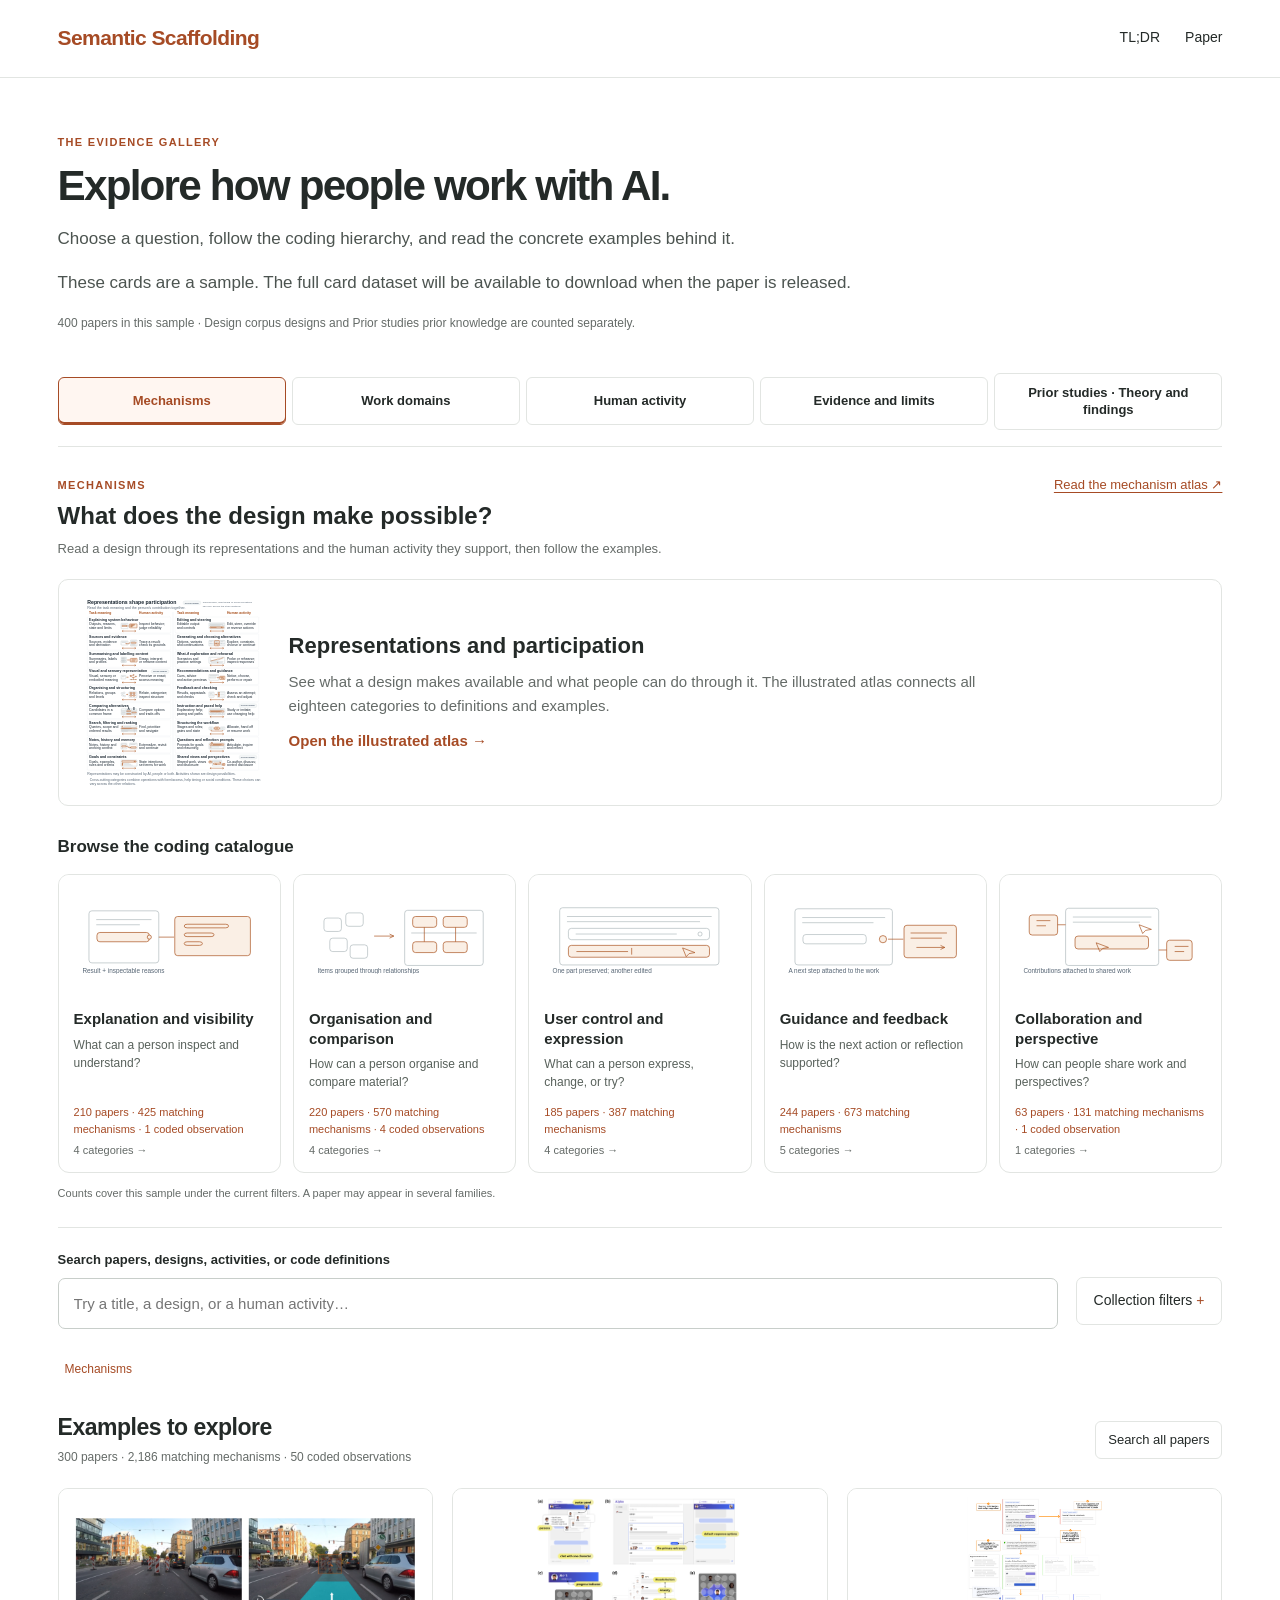
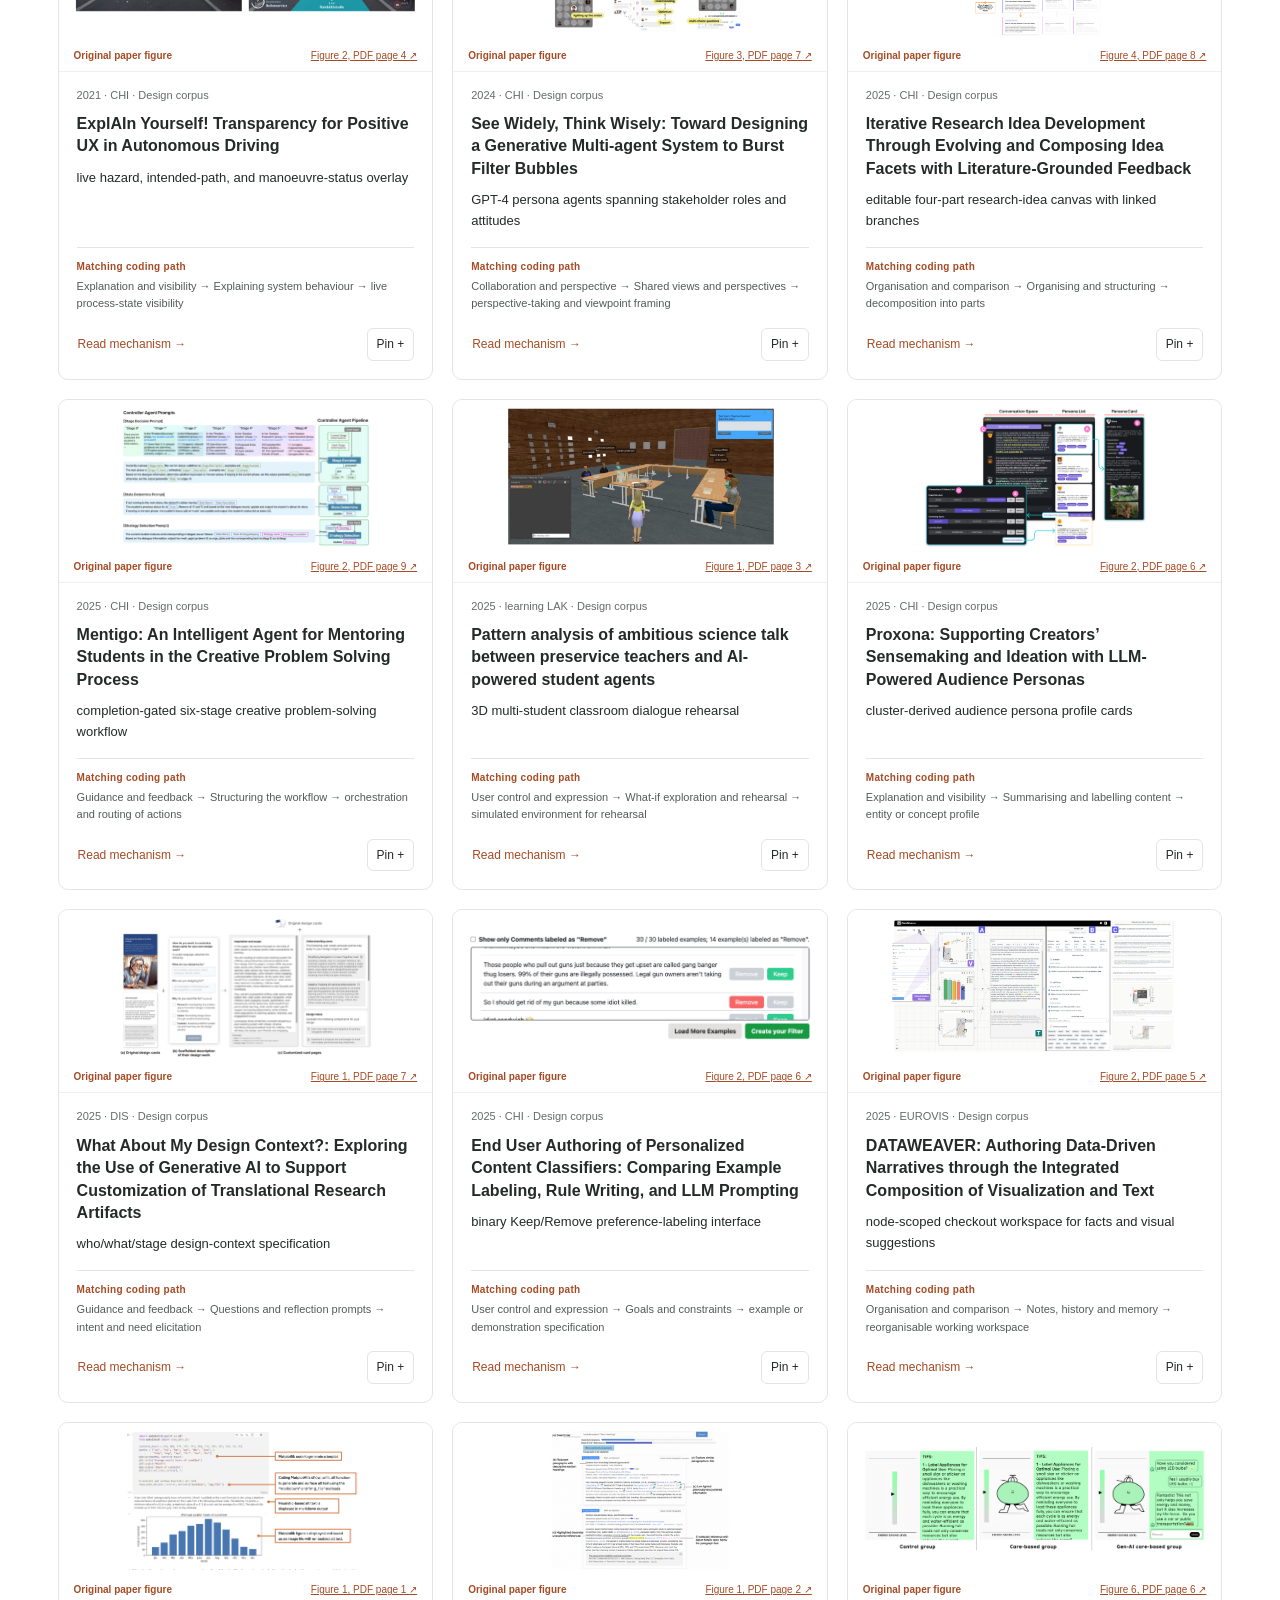
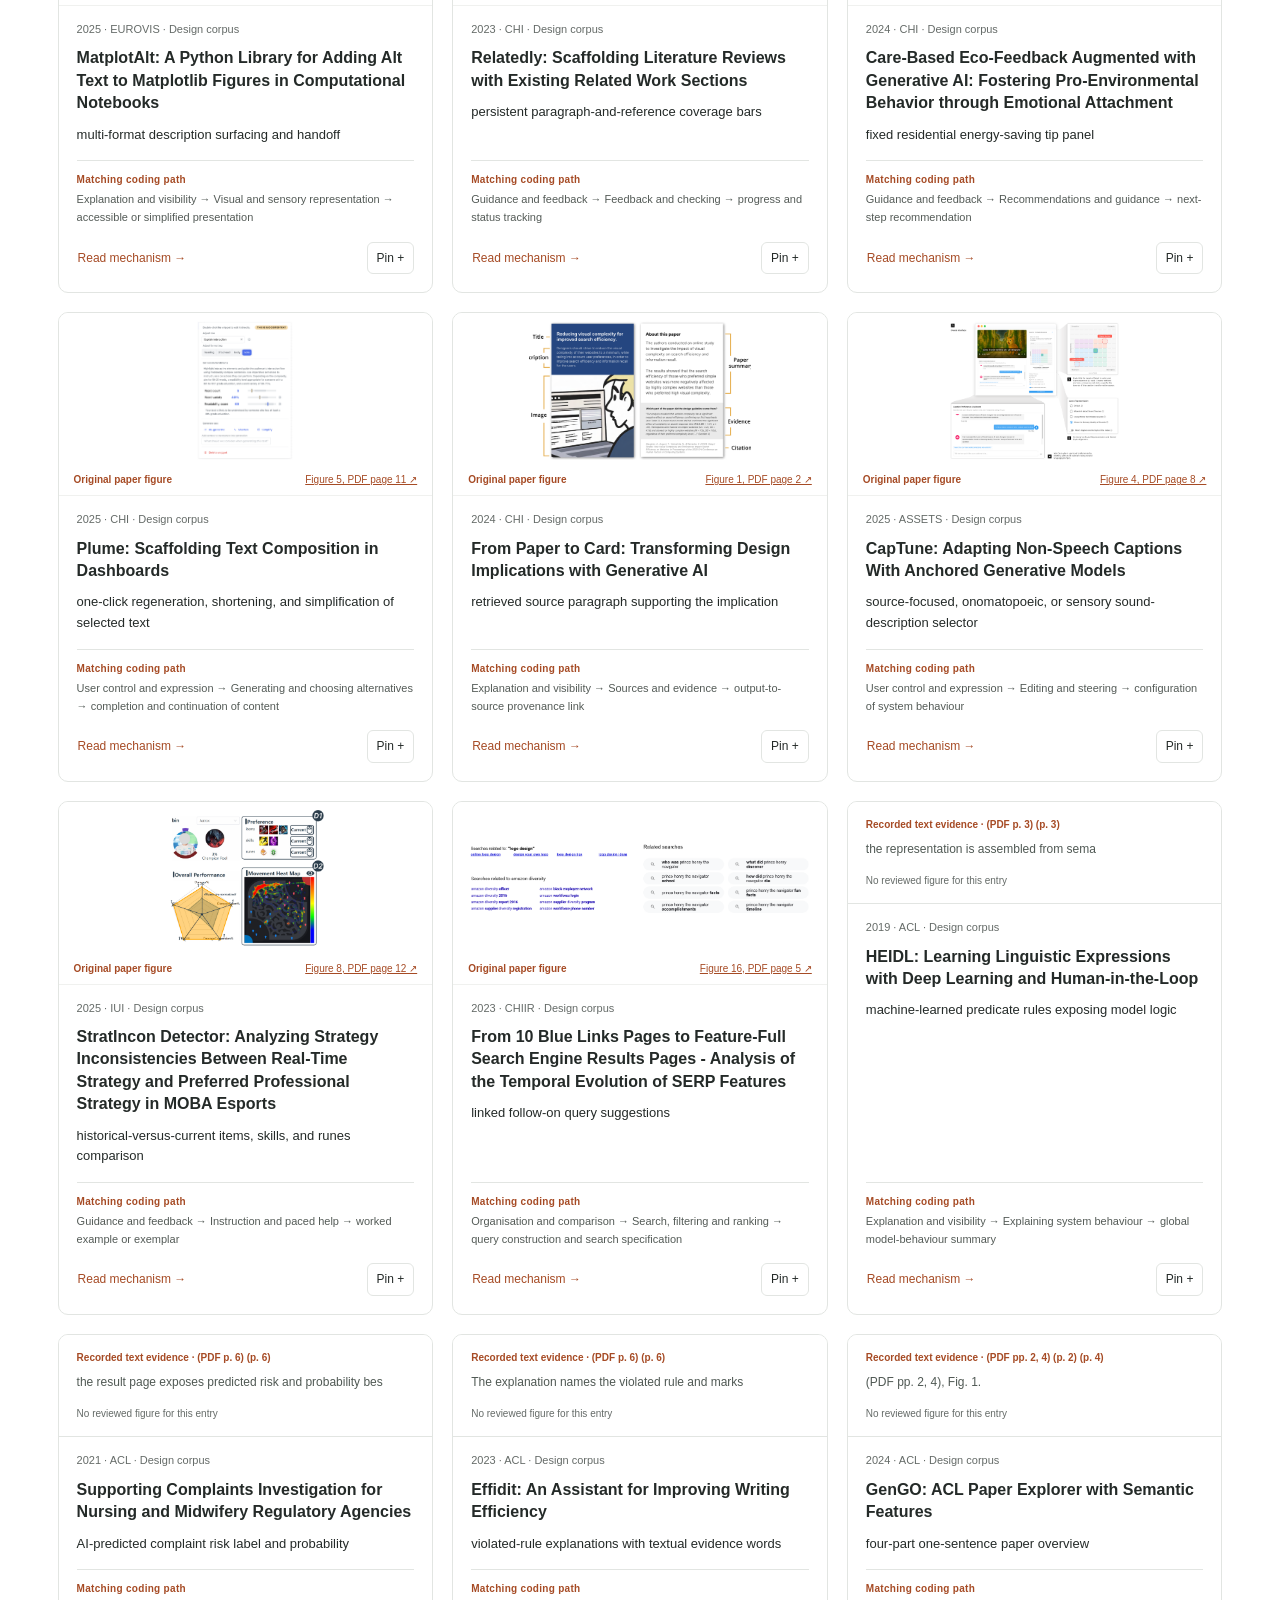
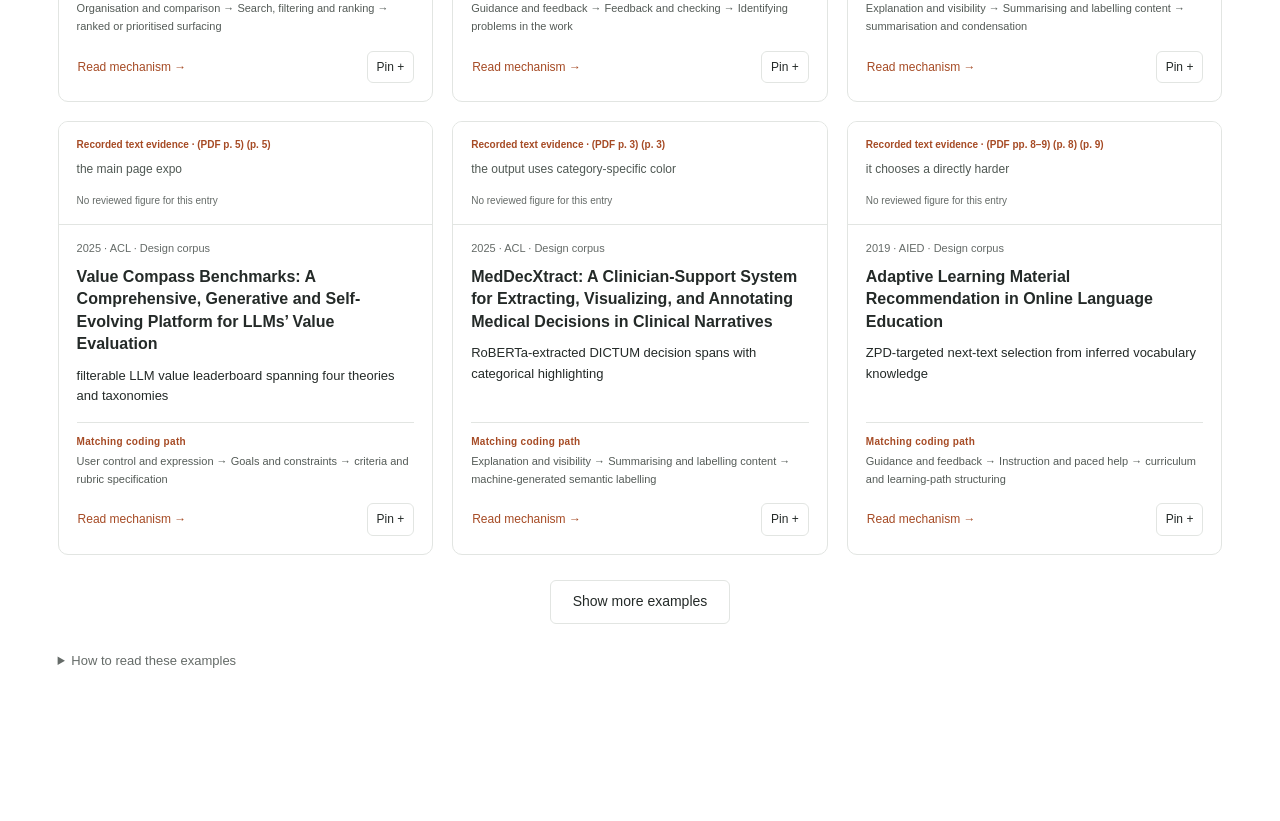
<file: card-gallery.html>
<!DOCTYPE html>

<html lang="en"><head><meta charset="utf-8"/><meta content="width=device-width,initial-scale=1" name="viewport"/>
<title>Explore the evidence · Semantic Scaffolding</title>
<link href="paper-cards.css" rel="stylesheet"/><link href="unified-cards.css" rel="stylesheet"/>
<script defer="" src="paper-cards.js"></script><script defer="" src="unified-cards.js"></script><link href="https://semantic-scaffoldings.github.io/card-gallery.html" rel="canonical"/><style>.public-draft-label{font:500 .72rem/1.4 system-ui;color:#6c7470;letter-spacing:.06em;text-transform:uppercase}.reader-project-context:empty{display:none}</style><script id="public-reader-analytics">
(function(){
  if (location.hostname !== 'semantic-scaffoldings.github.io' || location.protocol !== 'https:') return;
  window.dataLayer = window.dataLayer || [];
  window.gtag = window.gtag || function(){dataLayer.push(arguments);};
  gtag('js', new Date());
  gtag('config', 'G-P72J0WYECY');
  var tag = document.createElement('script');
  tag.async = true;
  tag.src = 'https://www.googletagmanager.com/gtag/js?id=G-P72J0WYECY';
  document.head.appendChild(tag);
})();
</script>
</head>
<body><a class="skip" href="#card-results">Skip to examples</a>
<header class="gallery-header"><a class="brand" href="index.html">Semantic Scaffolding</a><nav aria-label="Publication"><a href="index.html">TL;DR</a><a href="living-paper.html">Paper</a></nav></header>
<main>
<header class="gallery-intro"><p class="eyebrow">The evidence gallery</p><h1>Explore how people work with AI.</h1><p>Choose a question, follow the coding hierarchy, and read the concrete examples behind it.</p><p class="gallery-sample-note">These cards are a sample. The full card dataset will be available to download when the paper is released.</p><p class="inventory">400 papers in this sample · Design corpus designs and Prior studies prior knowledge are counted separately.</p></header>
<section aria-labelledby="family-heading" class="design-entry"><nav aria-label="Ways to explore the evidence" class="coding-lenses" id="coding-lenses"></nav><div class="section-heading"><div><p class="eyebrow" id="route-eyebrow">Mechanisms</p><h2 id="family-heading">What does the design make possible?</h2><p class="route-description" id="route-description">Read a design through its representations and the human activity they support, then follow the examples.</p></div><a href="design-space-atlas.html" id="route-atlas-link">Read the mechanism atlas ↗</a></div><a class="relation-entry" href="design-space-atlas.html" id="relation-entry"><img alt="Preview of eighteen illustrated representation and human-activity relations" height="1058" loading="lazy" src="assets/design-space-atlas/overview.svg" width="1008"/><span><strong>Representations and participation</strong><span>See what a design makes available and what people can do through it. The illustrated atlas connects all eighteen categories to definitions and examples.</span><span class="relation-entry-link">Open the illustrated atlas →</span></span></a><h3 class="catalogue-heading" id="catalogue-heading">Browse the coding catalogue</h3><div aria-live="polite" class="family-tiles" id="family-tiles"><p class="loading-state">Loading the mechanism families…</p></div><p class="family-count-scope" id="family-count-scope"></p></section>
<section aria-label="Explore examples" class="gallery-workspace">
<div class="gallery-toolbar"><div class="gallery-search"><label for="gallery-search">Search papers, designs, activities, or code definitions</label><input autocomplete="off" id="gallery-search" placeholder="Try a title, a design, or a human activity…" type="search"/><div class="code-search" hidden="" id="code-search"></div></div><details class="gallery-filters"><summary>Collection filters <span id="filter-badge"></span></summary><div class="filter-fields">
<label for="filter-view">Browse<select id="filter-view"><option value="ai">Design corpus</option><option value="theory">Prior studies</option><option value="pending">Awaiting scope check</option><option value="all">All sample papers</option></select></label>
<label for="filter-type">Card type<select id="filter-type"><option value="">All card types</option><option value="mechanism">Mechanism</option><option value="lineage">Theory lineage</option><option value="claim">Knowledge claim</option></select></label>
<label for="filter-stream">Body of work<select id="filter-stream"><option value="">Both bodies of work</option><option value="Stream 1">Design corpus</option><option value="Stream 2">Prior studies</option></select></label>
<label for="filter-learning">Learning membership<select id="filter-learning"><option value="">All assessments</option><option value="within">Proposed within</option><option value="outside">Assessed outside</option><option value="unassessed">Unassessed</option></select></label>
<label for="filter-year">Publication year<select id="filter-year"><option value="">All years</option></select></label>
<label for="filter-scope">Scope state<select id="filter-scope"><option value="">All scope states</option><option value="retained_ai_indication">AI indication retained</option><option value="owner_checked_ai">Owner checked AI</option><option value="awaiting_owner_check">Awaiting AI check</option><option value="pending">Pending reconciliation</option><option value="comparison_only">Non-AI comparison</option><option value="retained_full_text_correction">Retained correction</option><option value="prior_work">Prior studies prior work</option></select></label>
<button id="clear-filters" type="button">Reset exploration</button></div></details></div>
<div class="coding-navigation" id="coding-navigation"></div>
<div class="results-heading"><div><h2 id="results-title">Examples to explore</h2><p aria-live="polite" id="gallery-count" role="status">Loading the paper index…</p></div><button id="all-papers" type="button">Search sample papers</button></div>
<p class="gallery-notice" hidden="" id="gallery-notice" role="status"></p><div class="example-grid" id="card-results"></div><button class="more-papers" hidden="" id="more-papers" type="button">Show more examples</button>
<details class="coverage-note"><summary>How to read these examples</summary><p>Codes describe recorded designs and activities. Their presence is not evidence of effectiveness. Counts use distinct papers and exact matching mechanisms or coded observations after your filters. Categories may overlap. Original figures appear only where a reviewed crop matches the exact mechanism and card version; other examples show their recorded text evidence. A paper without current source-bound coding remains searchable in All papers.</p><p id="coding-coverage"></p><a href="living-paper.html#review-method">Review methods</a> · <a href="living-paper.html#review-method">Review methods</a></details>
</section>
<aside aria-label="Pinned examples" class="comparison-tray" hidden="" id="comparison-tray"></aside>
<dialog aria-labelledby="comparison-title" class="comparison-dialog" id="comparison-dialog"><div class="detail-tools"><h2 id="comparison-title">Compare examples</h2><button data-close-compare="" type="button">Close comparison</button></div><p>Only recorded design, activity, and evidence are shown. Missing information stays unreported.</p><div id="comparison-content"></div></dialog>
<dialog aria-label="Paper cards" class="gallery-detail" id="paper-detail"><div class="empty-detail"><h2>Choose an example</h2><p>Read its recorded design and source evidence here.</p></div></dialog>
<noscript><section class="gallery-workspace"><h2>Explore representations and participation</h2><p>The static atlas relates task representations to human activity, with category definitions, illustrations and linked examples. Browse the coding catalogue below.</p><ul><li><a href="design-space-atlas.html#FC-A1">Explanation and visibility</a></li><li><a href="design-space-atlas.html#FC-A2">Organisation and comparison</a></li><li><a href="design-space-atlas.html#FC-A3">User control and expression</a></li><li><a href="design-space-atlas.html#FC-A4">Guidance and feedback</a></li><li><a href="design-space-atlas.html#FC-A5">Collaboration and perspective</a></li></ul><p><a href="design-space-atlas.html">All categories and facets in the design atlas</a> · <a href="paper-cards-data/index.json">Download the sample paper index</a></p></section><style>.family-tiles,.coding-lenses,.gallery-workspace:has(#card-results){display:none}</style></noscript>
</main></body></html>
</file>
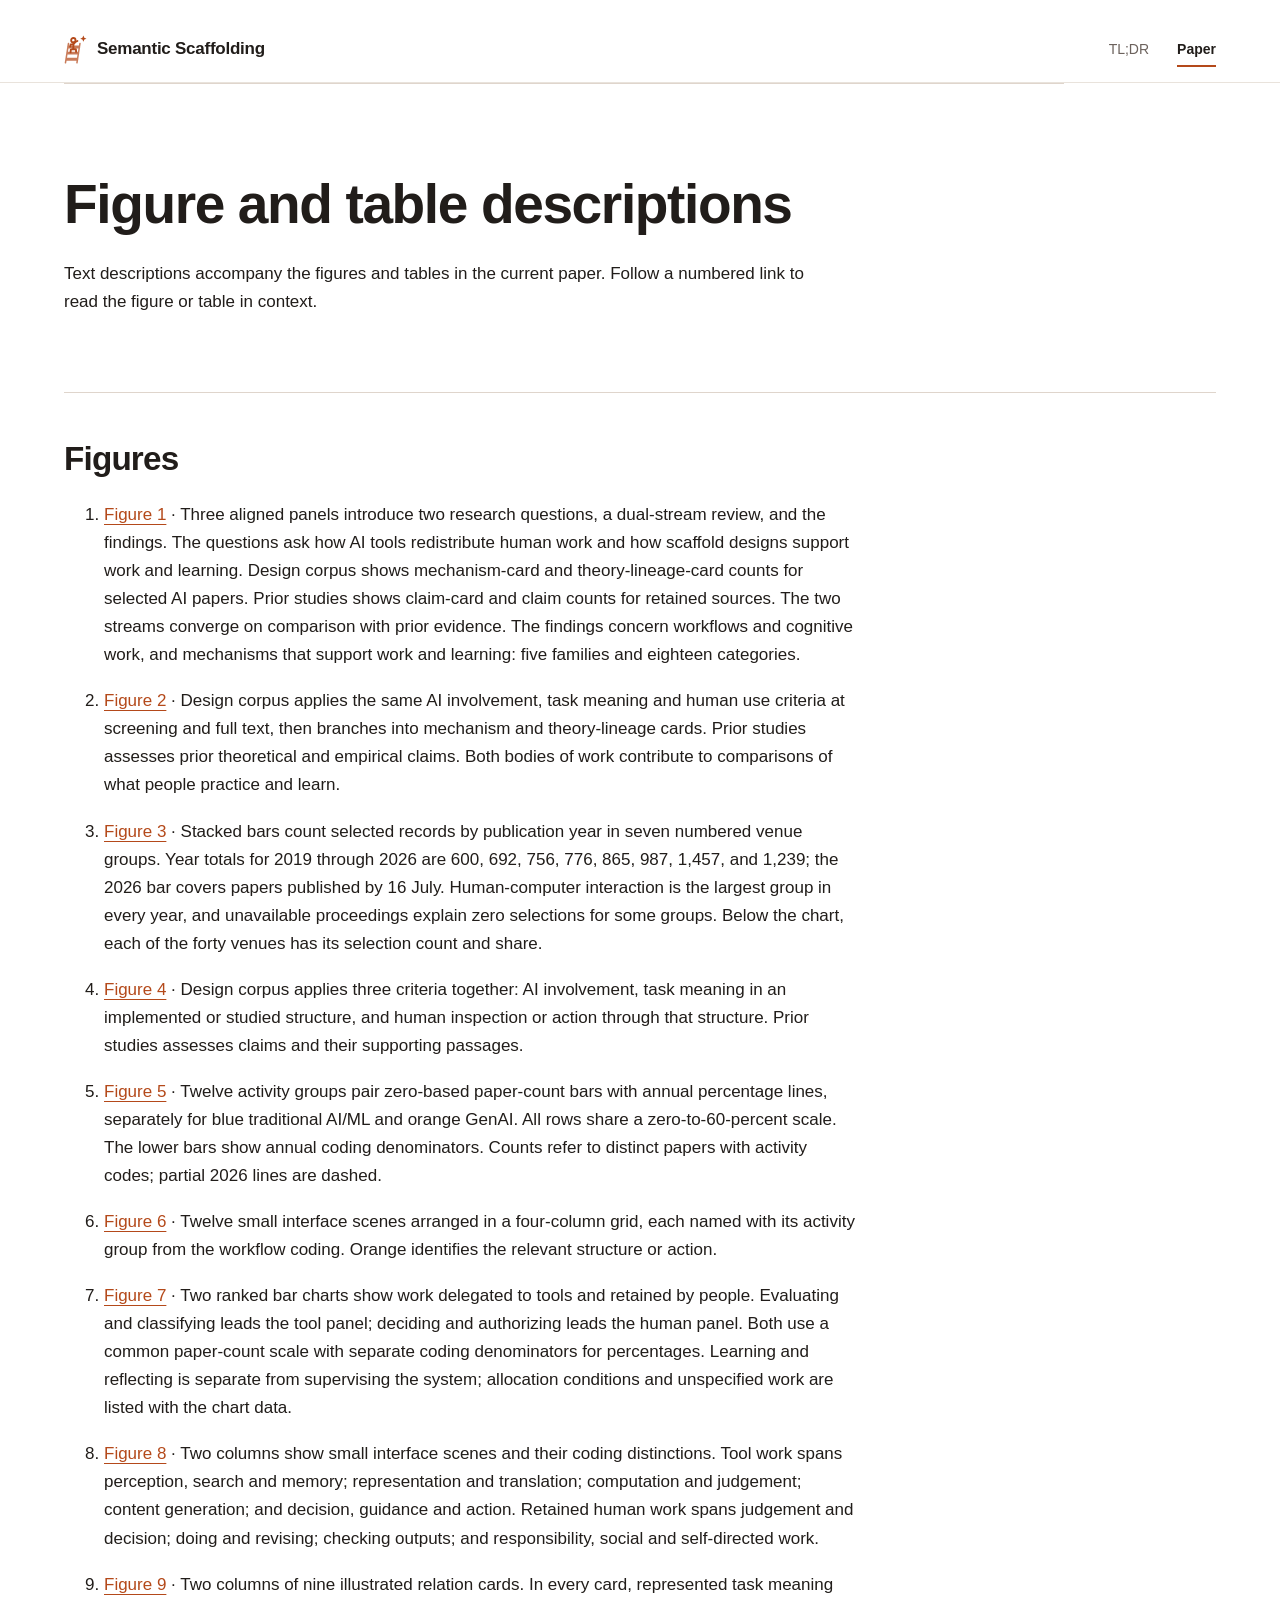
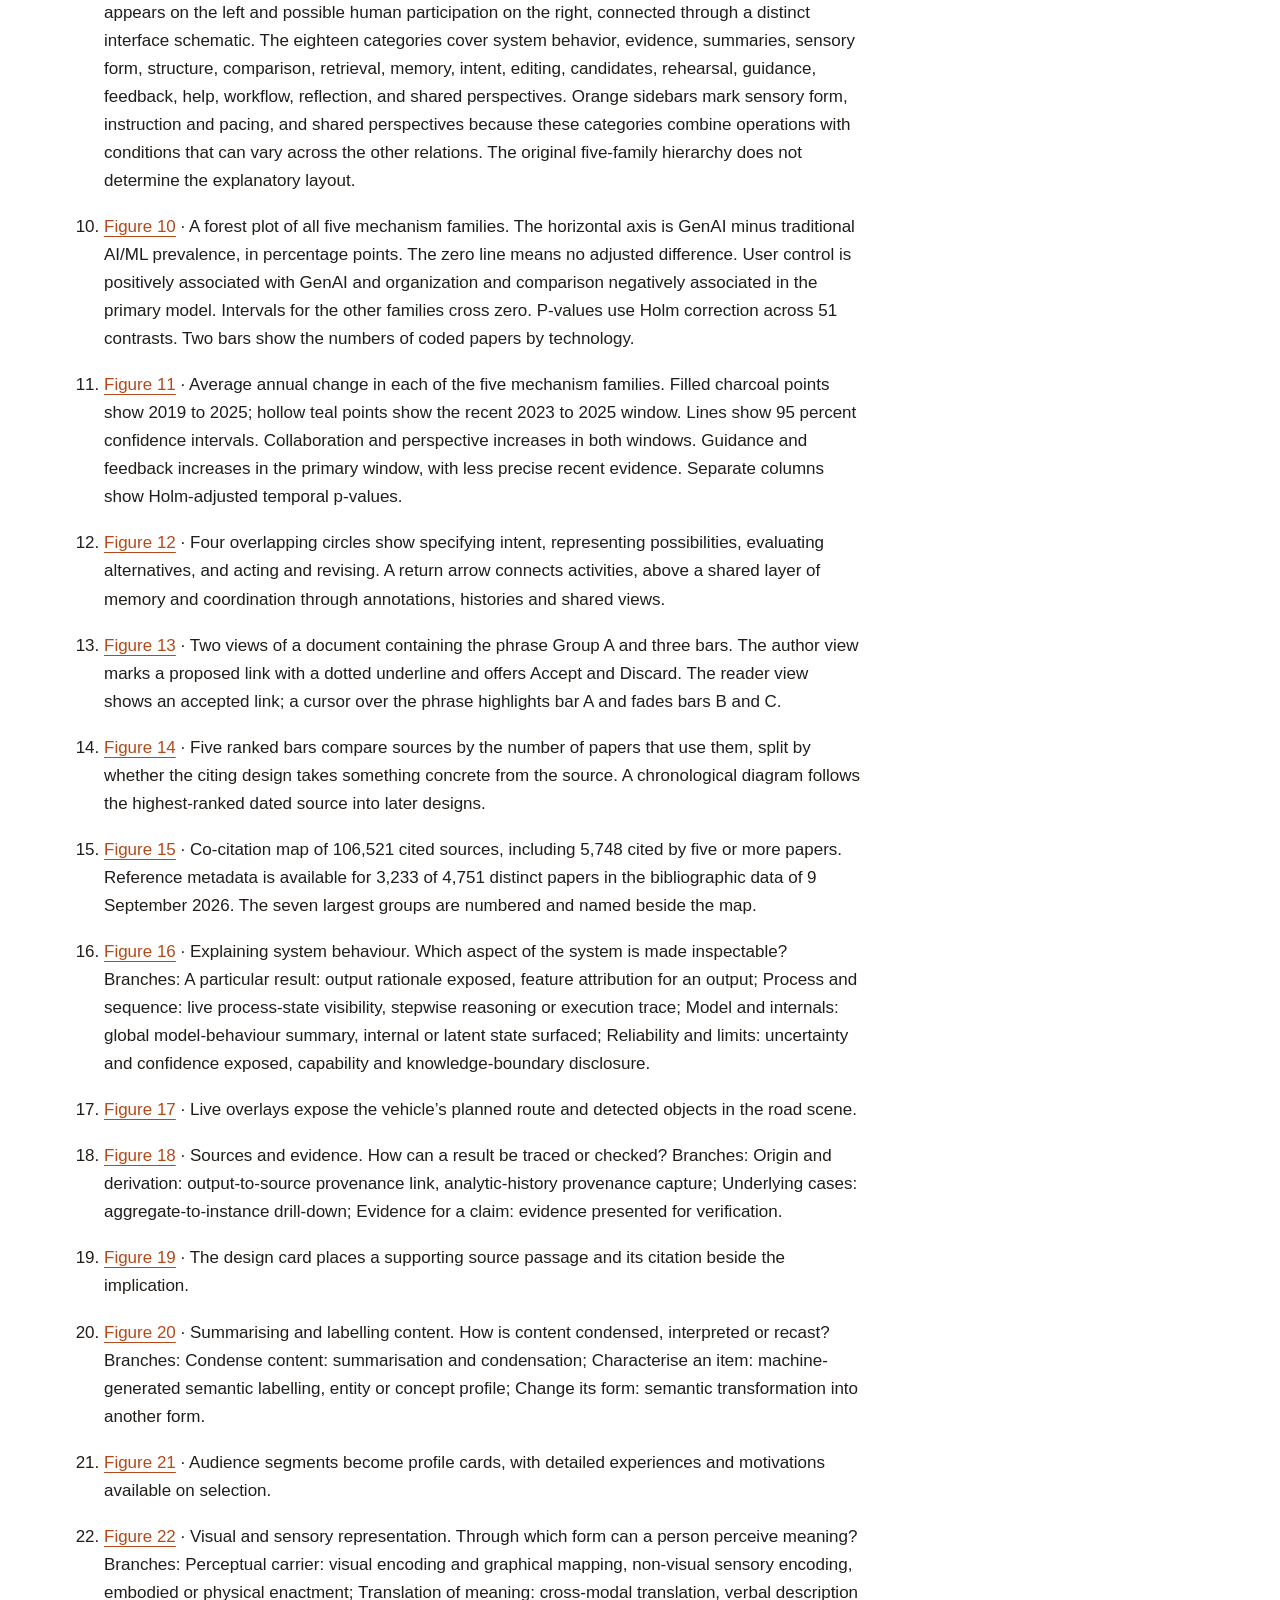
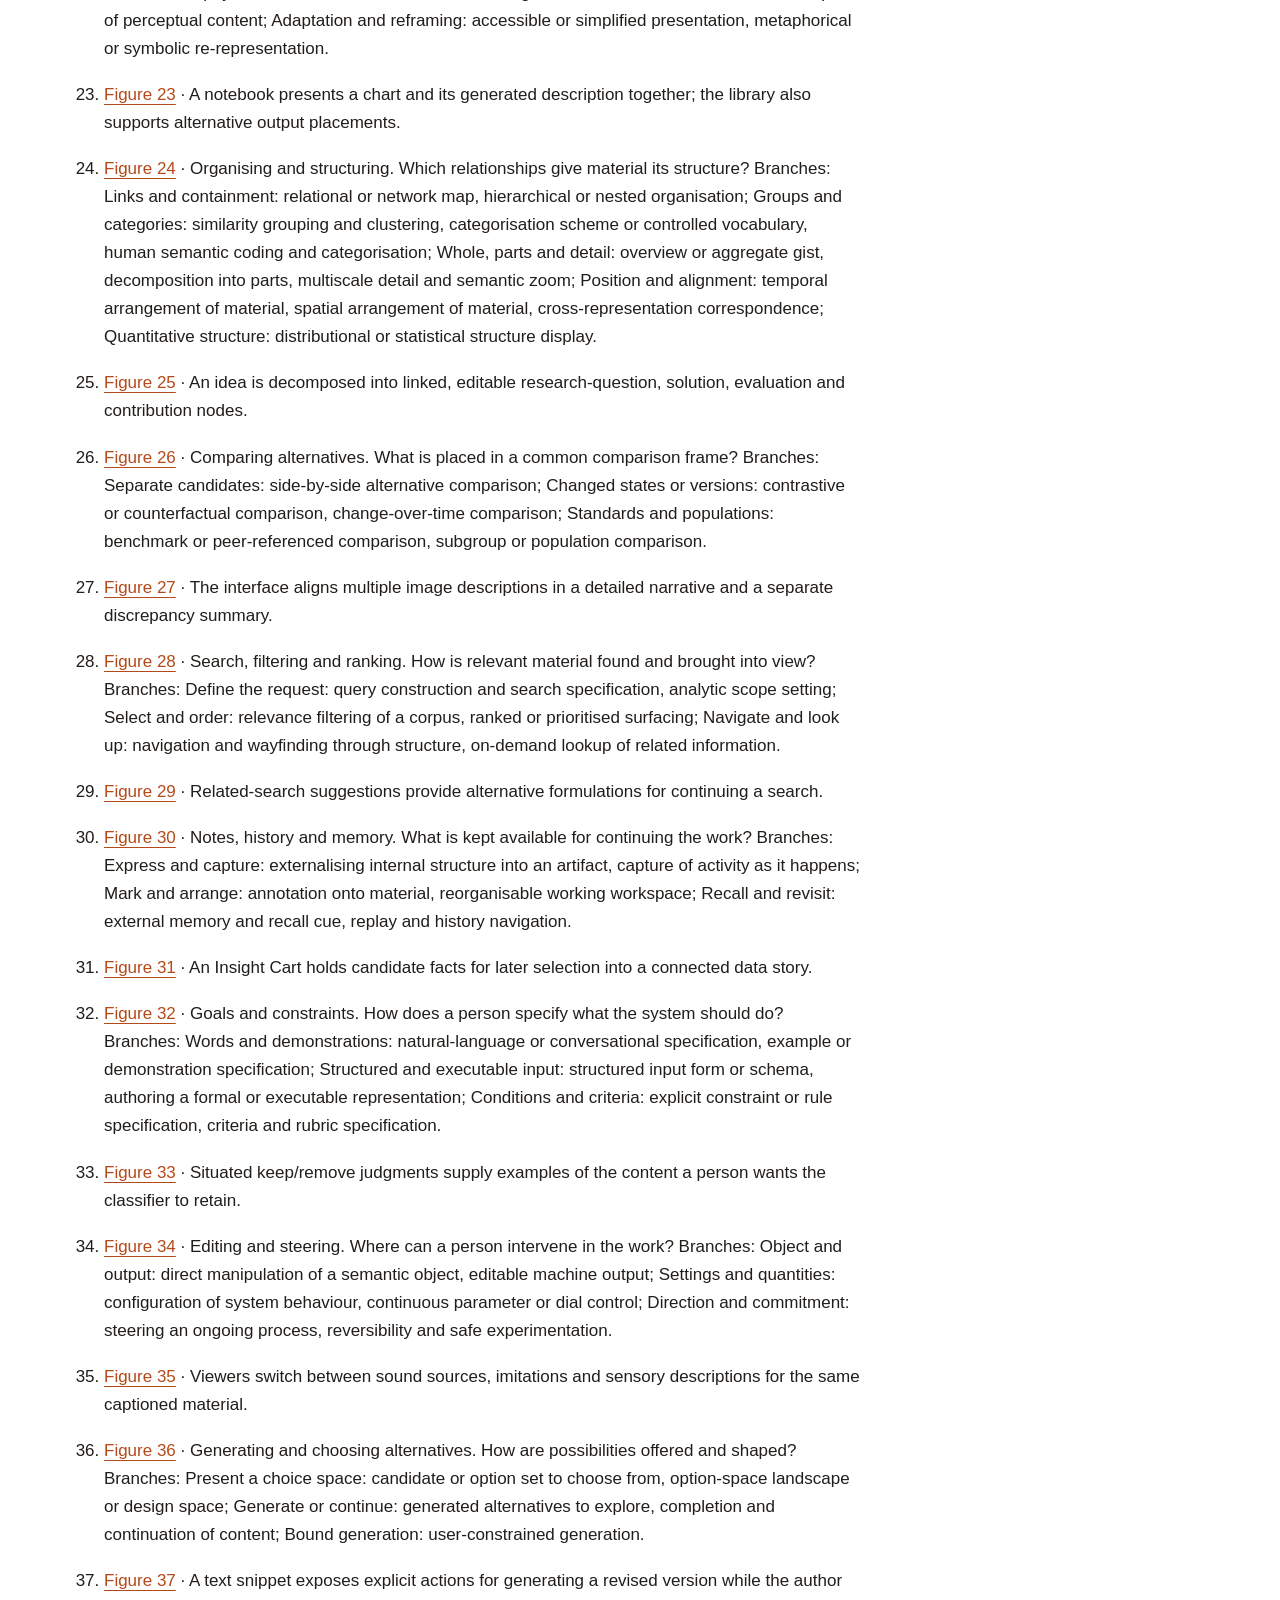
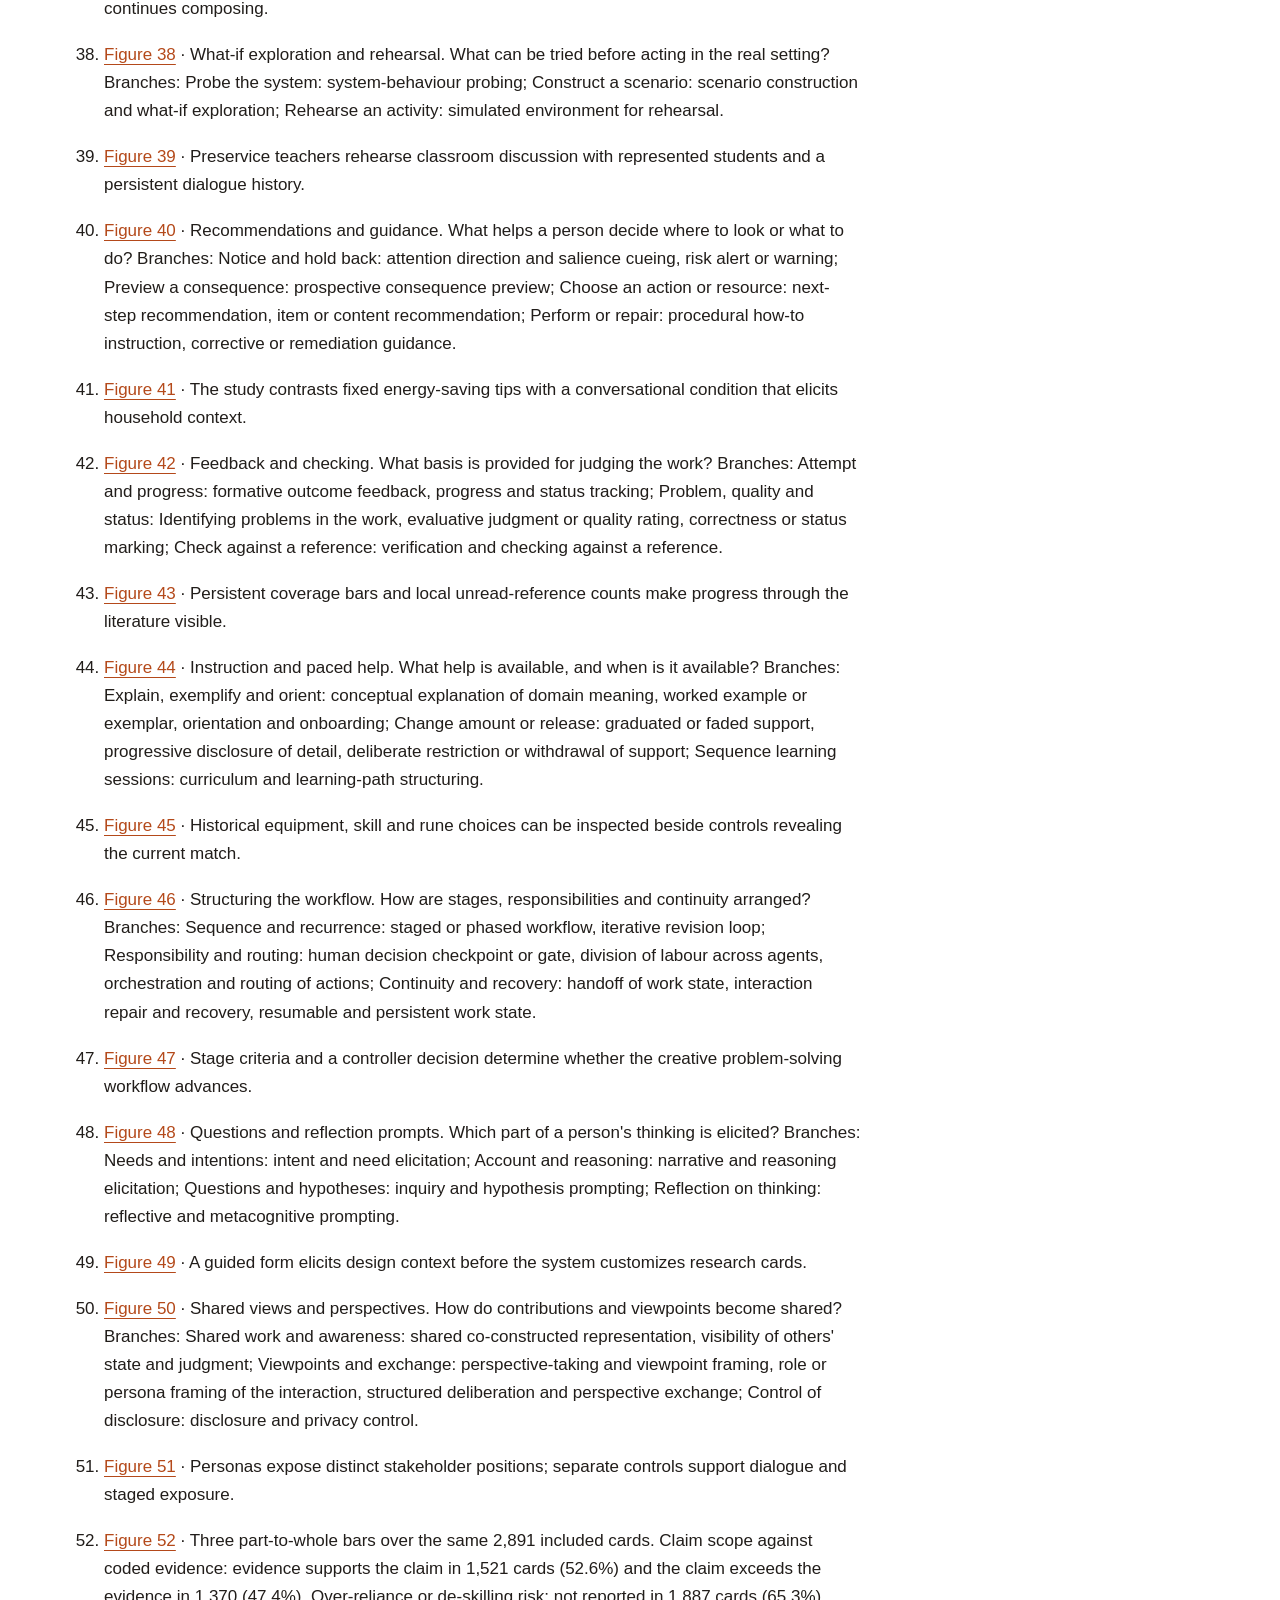
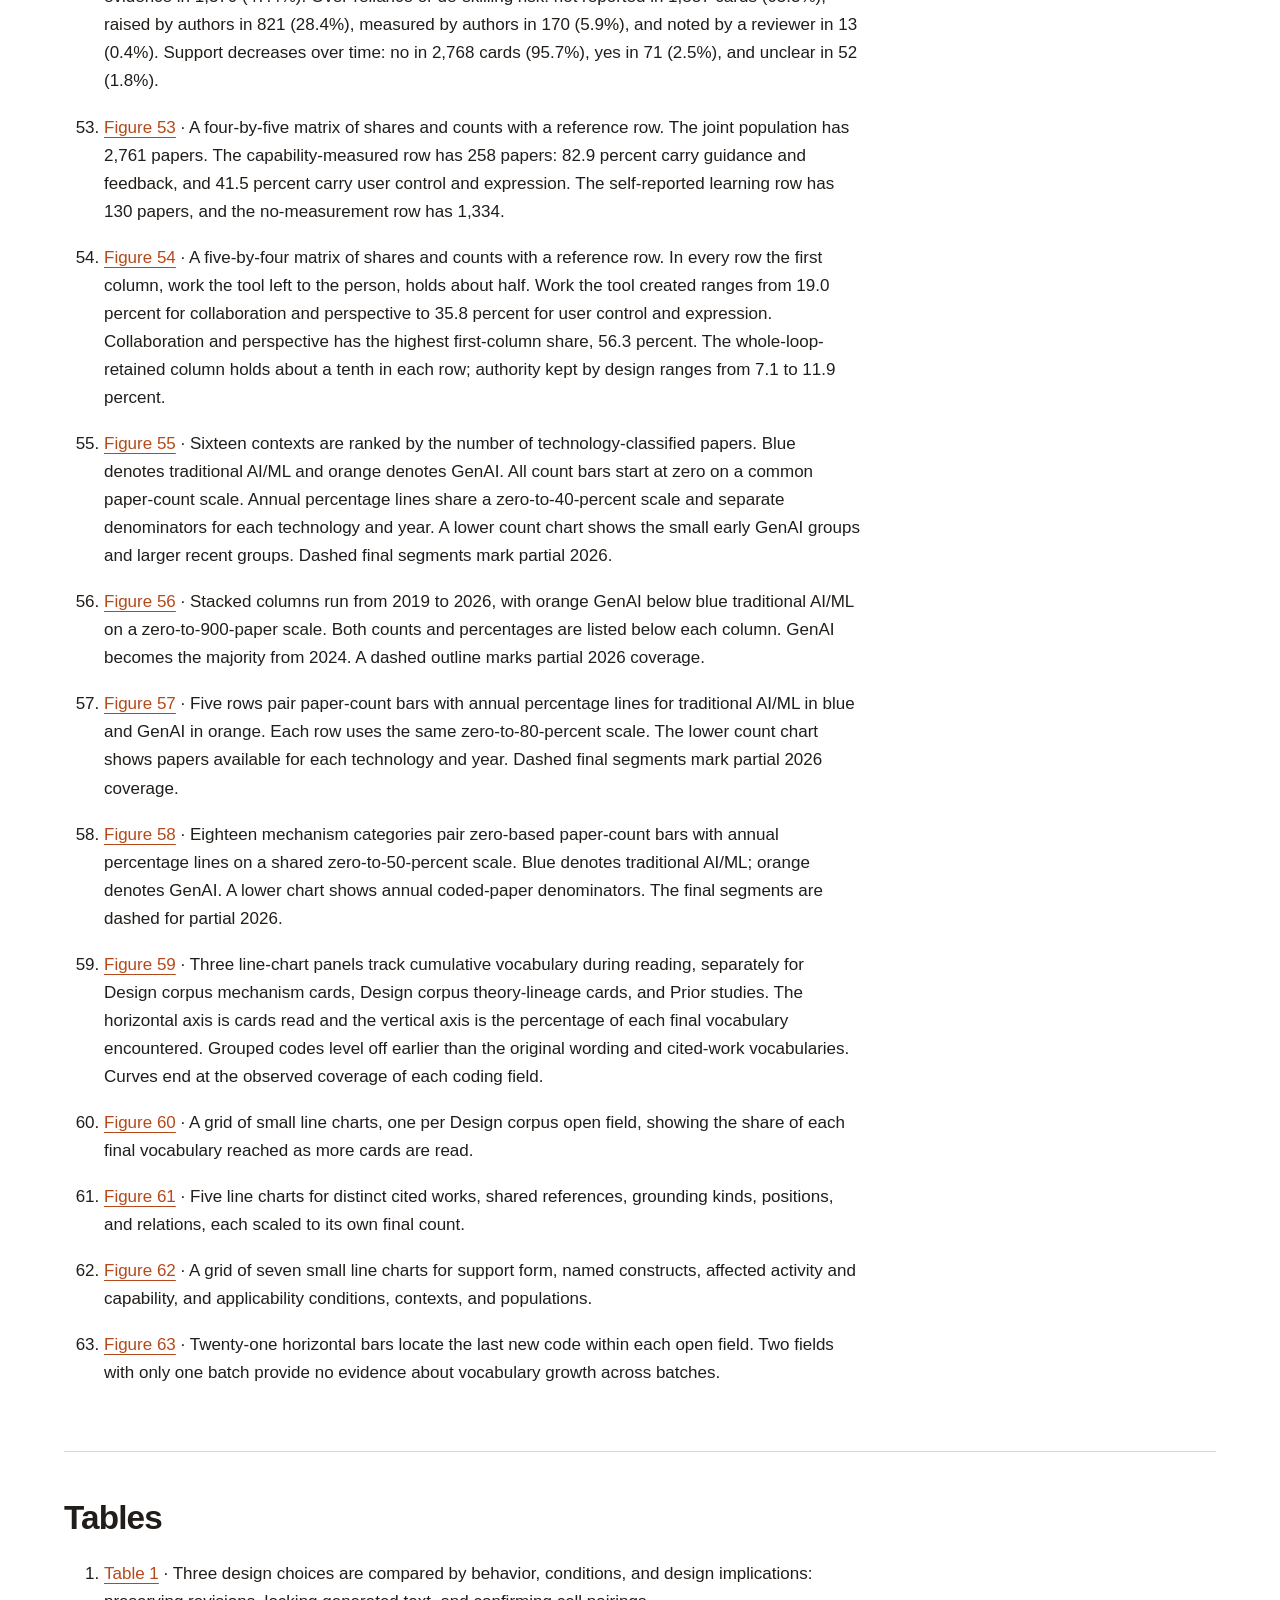
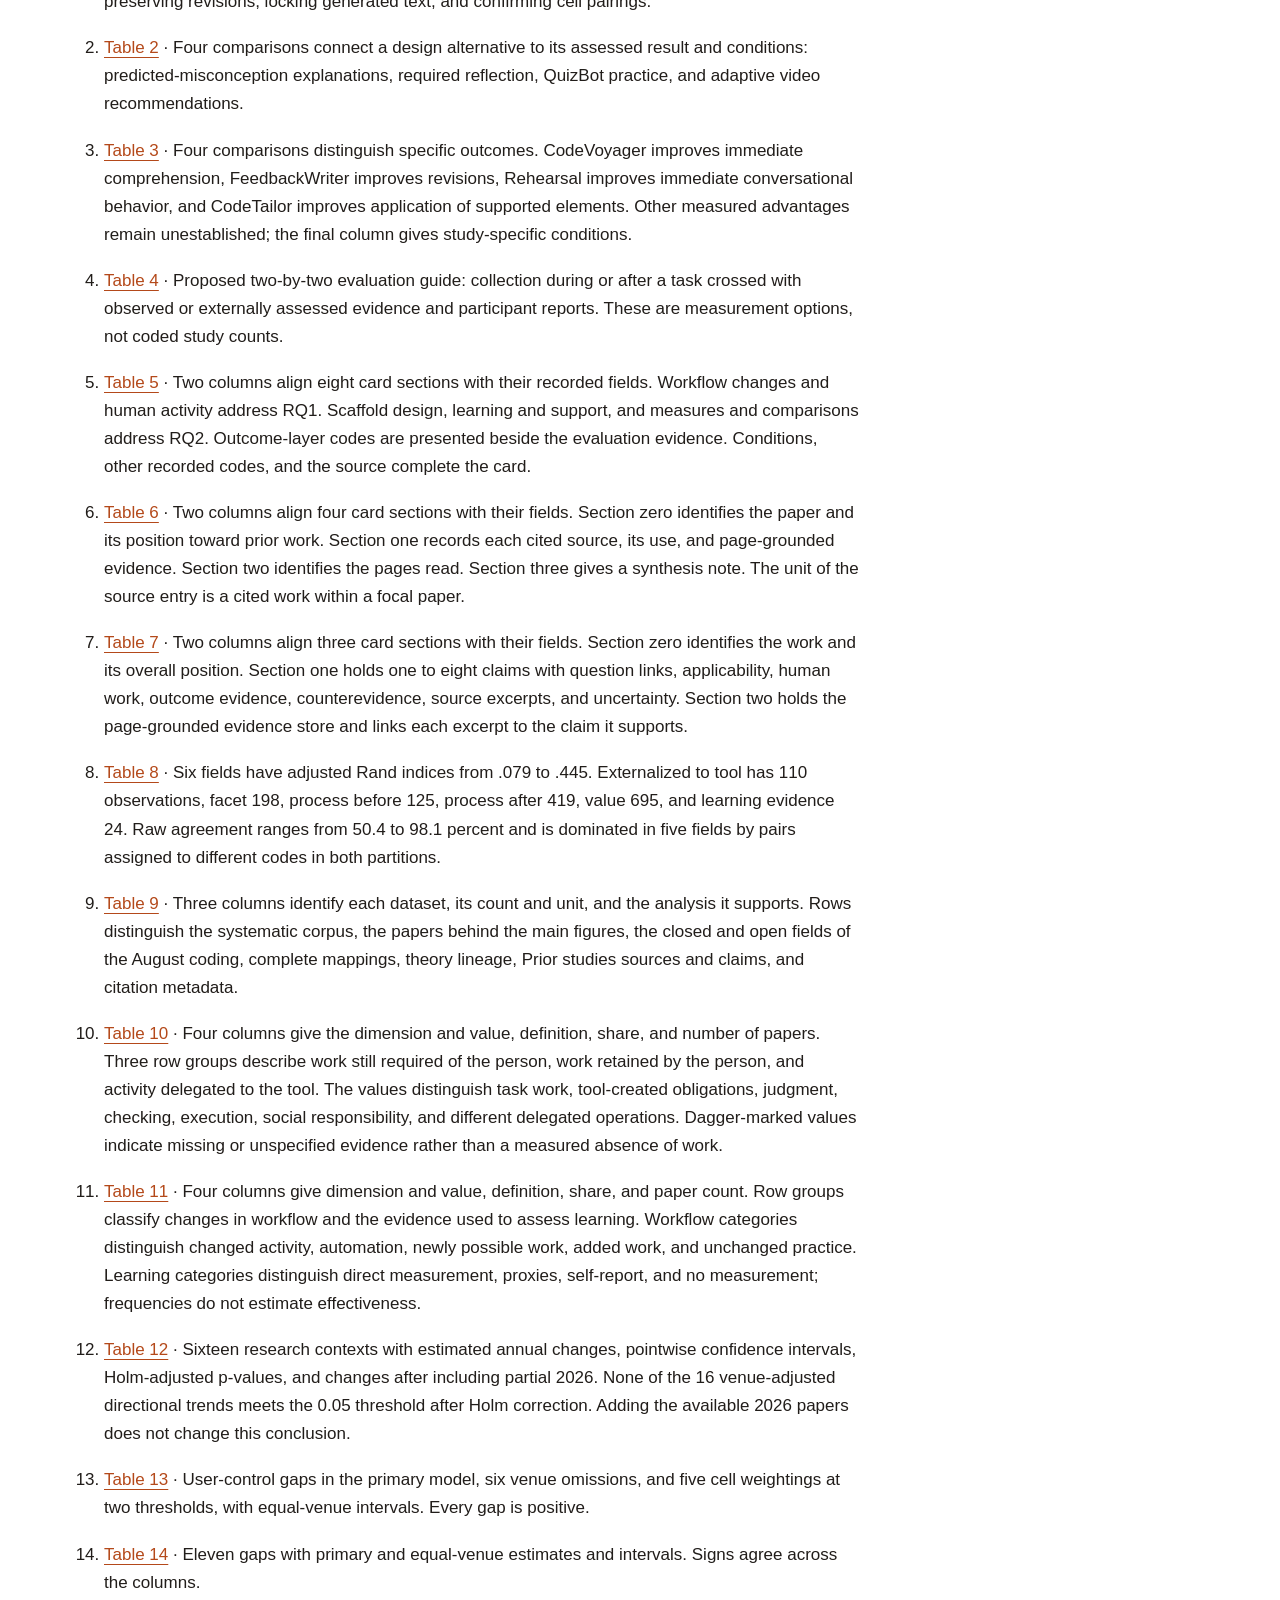
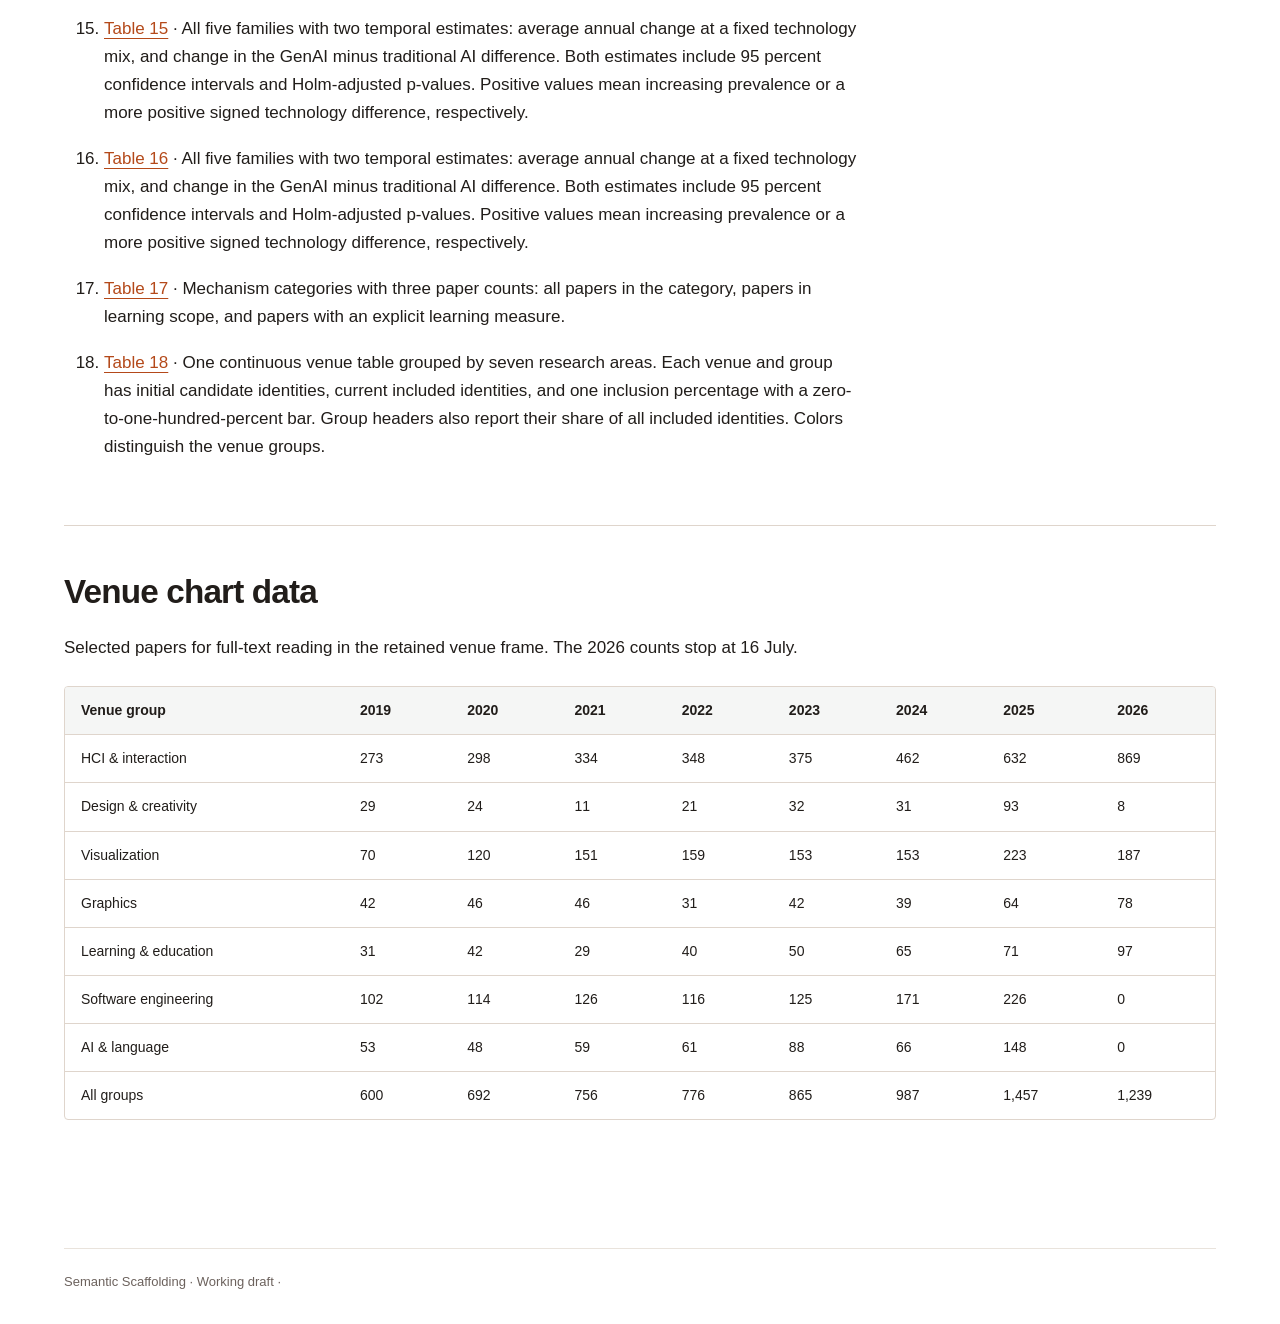
<file: descriptions.html>
<!DOCTYPE html>

<html lang="en"><head><meta charset="utf-8"/><meta content="width=device-width,initial-scale=1" name="viewport"/><meta content="20260923" name="merged-review"/><title>Figure and table descriptions · Semantic Scaffolding</title><link href="merged-review.css" rel="stylesheet"/><link href="semantic-reader.css" rel="stylesheet"/><script defer="" src="semantic-reader.js"></script><link data-reader-experience="" href="reader-experience.css?v=e1f468258e95" rel="stylesheet"/><link href="https://semantic-scaffoldings.github.io/descriptions.html" rel="canonical"/><style>.public-draft-label{font:500 .72rem/1.4 system-ui;color:#6c7470;letter-spacing:.06em;text-transform:uppercase}.reader-project-context:empty{display:none}</style><script id="public-reader-analytics">
(function(){
  if (location.hostname !== 'semantic-scaffoldings.github.io' || location.protocol !== 'https:') return;
  window.dataLayer = window.dataLayer || [];
  window.gtag = window.gtag || function(){dataLayer.push(arguments);};
  gtag('js', new Date());
  gtag('config', 'G-P72J0WYECY');
  var tag = document.createElement('script');
  tag.async = true;
  tag.src = 'https://www.googletagmanager.com/gtag/js?id=G-P72J0WYECY';
  document.head.appendChild(tag);
})();
</script>
</head><body class="semantic-reader"><span id="reader-top" tabindex="-1"></span><a class="skip-link" href="#main">Skip to content</a><div class="reader-context"></div><header class="site-header"><a class="brand" href="index.html"><svg aria-hidden="true" class="brand-mark" fill="none" focusable="false" stroke="currentColor" stroke-linecap="round" stroke-linejoin="round" stroke-width="1.55" viewbox="2.2 0 19 24"><g opacity=".72" stroke-width="1.25"><path d="M3.4 23 5.9 7M12.9 23 15.4 7M3.87 19.40h9.5v1.2h-9.5ZM4.65 14.40h9.5v1.2h-9.5ZM5.43 9.40h9.5v1.2h-9.5Z"></path></g><circle cx="9.9" cy="4.3" r="1.8"></circle><path d="M10 6.2 9.9 11.6M10.5 7.1 11.64 5.78 13.3 4.95M9.4 7.5 7.67 7.77 7.4 9.6M9.9 11.6 7.82 12.16 7.6 14.4M9.9 11.6 12.04 11.76 12.2 14"></path><path d="M18.2 .4 19 2.2 20.8 3 19 3.8 18.2 5.6 17.4 3.8 15.6 3 17.4 2.2Z" fill="currentColor" stroke="none"></path></svg><span class="brand-label">Semantic Scaffolding</span></a><nav aria-label="Publication" class="merged-nav"><a href="index.html">TL;DR</a><a aria-current="page" href="living-paper.html">Paper</a></nav></header><main id="main"><section class="hero"><h1>Figure and table descriptions</h1><p>Text descriptions accompany the figures and tables in the current paper. Follow a numbered link to read the figure or table in context.</p></section><section><h2>Figures</h2><ol><li value="1"><p><a href="living-paper.html#fig:paper-overview">Figure 1</a> · Three aligned panels introduce two research questions, a dual-stream review, and the findings. The questions ask how AI tools redistribute human work and how scaffold designs support work and learning. Design corpus shows mechanism-card and theory-lineage-card counts for selected AI papers. Prior studies shows claim-card and claim counts for retained sources. The two streams converge on comparison with prior evidence. The findings concern workflows and cognitive work, and mechanisms that support work and learning: five families and eighteen categories.</p></li><li value="2"><p><a href="living-paper.html#fig:two-stream-evidence">Figure 2</a> · Design corpus applies the same AI involvement, task meaning and human use criteria at screening and full text, then branches into mechanism and theory-lineage cards. Prior studies assesses prior theoretical and empirical claims. Both bodies of work contribute to comparisons of what people practice and learn.</p></li><li value="3"><p><a href="living-paper.html#fig:stream-one-method">Figure 3</a> · Stacked bars count selected records by publication year in seven numbered venue groups. Year totals for 2019 through 2026 are 600, 692, 756, 776, 865, 987, 1,457, and 1,239; the 2026 bar covers papers published by 16 July. Human-computer interaction is the largest group in every year, and unavailable proceedings explain zero selections for some groups. Below the chart, each of the forty venues has its selection count and share.</p></li><li value="4"><p><a href="living-paper.html#fig:construct-boundary">Figure 4</a> · Design corpus applies three criteria together: AI involvement, task meaning in an implemented or studied structure, and human inspection or action through that structure. Prior studies assesses claims and their supporting passages.</p></li><li value="5"><p><a href="living-paper.html#fig:confirmed-workflow">Figure 5</a> · Twelve activity groups pair zero-based paper-count bars with annual percentage lines, separately for blue traditional AI/ML and orange GenAI. All rows share a zero-to-60-percent scale. The lower bars show annual coding denominators. Counts refer to distinct papers with activity codes; partial 2026 lines are dashed.</p></li><li value="6"><p><a href="living-paper.html#fig:workflow-activity-overview">Figure 6</a> · Twelve small interface scenes arranged in a four-column grid, each named with its activity group from the workflow coding. Orange identifies the relevant structure or action.</p></li><li value="7"><p><a href="living-paper.html#fig:confirmed-cognition">Figure 7</a> · Two ranked bar charts show work delegated to tools and retained by people. Evaluating and classifying leads the tool panel; deciding and authorizing leads the human panel. Both use a common paper-count scale with separate coding denominators for percentages. Learning and reflecting is separate from supervising the system; allocation conditions and unspecified work are listed with the chart data.</p></li><li value="8"><p><a href="living-paper.html#fig:human-work-design-overview">Figure 8</a> · Two columns show small interface scenes and their coding distinctions. Tool work spans perception, search and memory; representation and translation; computation and judgement; content generation; and decision, guidance and action. Retained human work spans judgement and decision; doing and revising; checking outputs; and responsibility, social and self-directed work.</p></li><li value="9"><p><a href="living-paper.html#fig:mechanism-family-atlas">Figure 9</a> · Two columns of nine illustrated relation cards. In every card, represented task meaning appears on the left and possible human participation on the right, connected through a distinct interface schematic. The eighteen categories cover system behavior, evidence, summaries, sensory form, structure, comparison, retrieval, memory, intent, editing, candidates, rehearsal, guidance, feedback, help, workflow, reflection, and shared perspectives. Orange sidebars mark sensory form, instruction and pacing, and shared perspectives because these categories combine operations with conditions that can vary across the other relations. The original five-family hierarchy does not determine the explanatory layout.</p></li><li value="10"><p><a href="living-paper.html#fig:confirmed-mechanisms">Figure 10</a> · A forest plot of all five mechanism families. The horizontal axis is GenAI minus traditional AI/ML prevalence, in percentage points. The zero line means no adjusted difference. User control is positively associated with GenAI and organization and comparison negatively associated in the primary model. Intervals for the other families cross zero. P-values use Holm correction across 51 contrasts. Two bars show the numbers of coded papers by technology.</p></li><li value="11"><p><a href="living-paper.html#fig:family-temporal">Figure 11</a> · Average annual change in each of the five mechanism families. Filled charcoal points show 2019 to 2025; hollow teal points show the recent 2023 to 2025 window. Lines show 95 percent confidence intervals. Collaboration and perspective increases in both windows. Guidance and feedback increases in the primary window, with less precise recent evidence. Separate columns show Holm-adjusted temporal p-values.</p></li><li value="12"><p><a href="living-paper.html#fig:meaning-action-grammar">Figure 12</a> · Four overlapping circles show specifying intent, representing possibilities, evaluating alternatives, and acting and revising. A return arrow connects activities, above a shared layer of memory and coordination through annotations, histories and shared views.</p></li><li value="13"><p><a href="living-paper.html#fig:worked-source-comparison">Figure 13</a> · Two views of a document containing the phrase Group A and three bars. The author view marks a proposed link with a dotted underline and offers Accept and Discard. The reader view shows an accepted link; a cursor over the phrase highlights bar A and fades bars B and C.</p></li><li value="14"><p><a href="living-paper.html#fig:citation-atlas">Figure 14</a> · Five ranked bars compare sources by the number of papers that use them, split by whether the citing design takes something concrete from the source. A chronological diagram follows the highest-ranked dated source into later designs.</p></li><li value="15"><p><a href="living-paper.html#fig:co-citation-appendix">Figure 15</a> · Co-citation map of 106,521 cited sources, including 5,748 cited by five or more papers. Reference metadata is available for 3,233 of 4,751 distinct papers in the bibliographic data of 9 September 2026. The seven largest groups are numbered and named beside the map.</p></li><li value="16"><p><a href="living-paper.html#fig:atlas-FC-C01">Figure 16</a> · Explaining system behaviour. Which aspect of the system is made inspectable? Branches: A particular result: output rationale exposed, feature attribution for an output; Process and sequence: live process-state visibility, stepwise reasoning or execution trace; Model and internals: global model-behaviour summary, internal or latent state surfaced; Reliability and limits: uncertainty and confidence exposed, capability and knowledge-boundary disclosure.</p></li><li value="17"><p><a href="living-paper.html#fig:atlas-source-FC-C01">Figure 17</a> · Live overlays expose the vehicle’s planned route and detected objects in the road scene.</p></li><li value="18"><p><a href="living-paper.html#fig:atlas-FC-C02">Figure 18</a> · Sources and evidence. How can a result be traced or checked? Branches: Origin and derivation: output-to-source provenance link, analytic-history provenance capture; Underlying cases: aggregate-to-instance drill-down; Evidence for a claim: evidence presented for verification.</p></li><li value="19"><p><a href="living-paper.html#fig:atlas-source-FC-C02">Figure 19</a> · The design card places a supporting source passage and its citation beside the implication.</p></li><li value="20"><p><a href="living-paper.html#fig:atlas-FC-C03">Figure 20</a> · Summarising and labelling content. How is content condensed, interpreted or recast? Branches: Condense content: summarisation and condensation; Characterise an item: machine-generated semantic labelling, entity or concept profile; Change its form: semantic transformation into another form.</p></li><li value="21"><p><a href="living-paper.html#fig:atlas-source-FC-C03">Figure 21</a> · Audience segments become profile cards, with detailed experiences and motivations available on selection.</p></li><li value="22"><p><a href="living-paper.html#fig:atlas-FC-C04">Figure 22</a> · Visual and sensory representation. Through which form can a person perceive meaning? Branches: Perceptual carrier: visual encoding and graphical mapping, non-visual sensory encoding, embodied or physical enactment; Translation of meaning: cross-modal translation, verbal description of perceptual content; Adaptation and reframing: accessible or simplified presentation, metaphorical or symbolic re-representation.</p></li><li value="23"><p><a href="living-paper.html#fig:atlas-source-FC-C04">Figure 23</a> · A notebook presents a chart and its generated description together; the library also supports alternative output placements.</p></li><li value="24"><p><a href="living-paper.html#fig:atlas-FC-C05">Figure 24</a> · Organising and structuring. Which relationships give material its structure? Branches: Links and containment: relational or network map, hierarchical or nested organisation; Groups and categories: similarity grouping and clustering, categorisation scheme or controlled vocabulary, human semantic coding and categorisation; Whole, parts and detail: overview or aggregate gist, decomposition into parts, multiscale detail and semantic zoom; Position and alignment: temporal arrangement of material, spatial arrangement of material, cross-representation correspondence; Quantitative structure: distributional or statistical structure display.</p></li><li value="25"><p><a href="living-paper.html#fig:atlas-source-FC-C05">Figure 25</a> · An idea is decomposed into linked, editable research-question, solution, evaluation and contribution nodes.</p></li><li value="26"><p><a href="living-paper.html#fig:atlas-FC-C06">Figure 26</a> · Comparing alternatives. What is placed in a common comparison frame? Branches: Separate candidates: side-by-side alternative comparison; Changed states or versions: contrastive or counterfactual comparison, change-over-time comparison; Standards and populations: benchmark or peer-referenced comparison, subgroup or population comparison.</p></li><li value="27"><p><a href="living-paper.html#fig:atlas-source-FC-C06">Figure 27</a> · The interface aligns multiple image descriptions in a detailed narrative and a separate discrepancy summary.</p></li><li value="28"><p><a href="living-paper.html#fig:atlas-FC-C07">Figure 28</a> · Search, filtering and ranking. How is relevant material found and brought into view? Branches: Define the request: query construction and search specification, analytic scope setting; Select and order: relevance filtering of a corpus, ranked or prioritised surfacing; Navigate and look up: navigation and wayfinding through structure, on-demand lookup of related information.</p></li><li value="29"><p><a href="living-paper.html#fig:atlas-source-FC-C07">Figure 29</a> · Related-search suggestions provide alternative formulations for continuing a search.</p></li><li value="30"><p><a href="living-paper.html#fig:atlas-FC-C08">Figure 30</a> · Notes, history and memory. What is kept available for continuing the work? Branches: Express and capture: externalising internal structure into an artifact, capture of activity as it happens; Mark and arrange: annotation onto material, reorganisable working workspace; Recall and revisit: external memory and recall cue, replay and history navigation.</p></li><li value="31"><p><a href="living-paper.html#fig:atlas-source-FC-C08">Figure 31</a> · An Insight Cart holds candidate facts for later selection into a connected data story.</p></li><li value="32"><p><a href="living-paper.html#fig:atlas-FC-C09">Figure 32</a> · Goals and constraints. How does a person specify what the system should do? Branches: Words and demonstrations: natural-language or conversational specification, example or demonstration specification; Structured and executable input: structured input form or schema, authoring a formal or executable representation; Conditions and criteria: explicit constraint or rule specification, criteria and rubric specification.</p></li><li value="33"><p><a href="living-paper.html#fig:atlas-source-FC-C09">Figure 33</a> · Situated keep/remove judgments supply examples of the content a person wants the classifier to retain.</p></li><li value="34"><p><a href="living-paper.html#fig:atlas-FC-C10">Figure 34</a> · Editing and steering. Where can a person intervene in the work? Branches: Object and output: direct manipulation of a semantic object, editable machine output; Settings and quantities: configuration of system behaviour, continuous parameter or dial control; Direction and commitment: steering an ongoing process, reversibility and safe experimentation.</p></li><li value="35"><p><a href="living-paper.html#fig:atlas-source-FC-C10">Figure 35</a> · Viewers switch between sound sources, imitations and sensory descriptions for the same captioned material.</p></li><li value="36"><p><a href="living-paper.html#fig:atlas-FC-C11">Figure 36</a> · Generating and choosing alternatives. How are possibilities offered and shaped? Branches: Present a choice space: candidate or option set to choose from, option-space landscape or design space; Generate or continue: generated alternatives to explore, completion and continuation of content; Bound generation: user-constrained generation.</p></li><li value="37"><p><a href="living-paper.html#fig:atlas-source-FC-C11">Figure 37</a> · A text snippet exposes explicit actions for generating a revised version while the author continues composing.</p></li><li value="38"><p><a href="living-paper.html#fig:atlas-FC-C12">Figure 38</a> · What-if exploration and rehearsal. What can be tried before acting in the real setting? Branches: Probe the system: system-behaviour probing; Construct a scenario: scenario construction and what-if exploration; Rehearse an activity: simulated environment for rehearsal.</p></li><li value="39"><p><a href="living-paper.html#fig:atlas-source-FC-C12">Figure 39</a> · Preservice teachers rehearse classroom discussion with represented students and a persistent dialogue history.</p></li><li value="40"><p><a href="living-paper.html#fig:atlas-FC-C13">Figure 40</a> · Recommendations and guidance. What helps a person decide where to look or what to do? Branches: Notice and hold back: attention direction and salience cueing, risk alert or warning; Preview a consequence: prospective consequence preview; Choose an action or resource: next-step recommendation, item or content recommendation; Perform or repair: procedural how-to instruction, corrective or remediation guidance.</p></li><li value="41"><p><a href="living-paper.html#fig:atlas-source-FC-C13">Figure 41</a> · The study contrasts fixed energy-saving tips with a conversational condition that elicits household context.</p></li><li value="42"><p><a href="living-paper.html#fig:atlas-FC-C14">Figure 42</a> · Feedback and checking. What basis is provided for judging the work? Branches: Attempt and progress: formative outcome feedback, progress and status tracking; Problem, quality and status: Identifying problems in the work, evaluative judgment or quality rating, correctness or status marking; Check against a reference: verification and checking against a reference.</p></li><li value="43"><p><a href="living-paper.html#fig:atlas-source-FC-C14">Figure 43</a> · Persistent coverage bars and local unread-reference counts make progress through the literature visible.</p></li><li value="44"><p><a href="living-paper.html#fig:atlas-FC-C15">Figure 44</a> · Instruction and paced help. What help is available, and when is it available? Branches: Explain, exemplify and orient: conceptual explanation of domain meaning, worked example or exemplar, orientation and onboarding; Change amount or release: graduated or faded support, progressive disclosure of detail, deliberate restriction or withdrawal of support; Sequence learning sessions: curriculum and learning-path structuring.</p></li><li value="45"><p><a href="living-paper.html#fig:atlas-source-FC-C15">Figure 45</a> · Historical equipment, skill and rune choices can be inspected beside controls revealing the current match.</p></li><li value="46"><p><a href="living-paper.html#fig:atlas-FC-C16">Figure 46</a> · Structuring the workflow. How are stages, responsibilities and continuity arranged? Branches: Sequence and recurrence: staged or phased workflow, iterative revision loop; Responsibility and routing: human decision checkpoint or gate, division of labour across agents, orchestration and routing of actions; Continuity and recovery: handoff of work state, interaction repair and recovery, resumable and persistent work state.</p></li><li value="47"><p><a href="living-paper.html#fig:atlas-source-FC-C16">Figure 47</a> · Stage criteria and a controller decision determine whether the creative problem-solving workflow advances.</p></li><li value="48"><p><a href="living-paper.html#fig:atlas-FC-C17">Figure 48</a> · Questions and reflection prompts. Which part of a person's thinking is elicited? Branches: Needs and intentions: intent and need elicitation; Account and reasoning: narrative and reasoning elicitation; Questions and hypotheses: inquiry and hypothesis prompting; Reflection on thinking: reflective and metacognitive prompting.</p></li><li value="49"><p><a href="living-paper.html#fig:atlas-source-FC-C17">Figure 49</a> · A guided form elicits design context before the system customizes research cards.</p></li><li value="50"><p><a href="living-paper.html#fig:atlas-FC-C18">Figure 50</a> · Shared views and perspectives. How do contributions and viewpoints become shared? Branches: Shared work and awareness: shared co-constructed representation, visibility of others' state and judgment; Viewpoints and exchange: perspective-taking and viewpoint framing, role or persona framing of the interaction, structured deliberation and perspective exchange; Control of disclosure: disclosure and privacy control.</p></li><li value="51"><p><a href="living-paper.html#fig:atlas-source-FC-C18">Figure 51</a> · Personas expose distinct stakeholder positions; separate controls support dialogue and staged exposure.</p></li><li value="52"><p><a href="living-paper.html#fig:closed-claim-support">Figure 52</a> · Three part-to-whole bars over the same 2,891 included cards. Claim scope against coded evidence: evidence supports the claim in 1,521 cards (52.6%) and the claim exceeds the evidence in 1,370 (47.4%). Over-reliance or de-skilling risk: not reported in 1,887 cards (65.3%), raised by authors in 821 (28.4%), measured by authors in 170 (5.9%), and noted by a reviewer in 13 (0.4%). Support decreases over time: no in 2,768 cards (95.7%), yes in 71 (2.5%), and unclear in 52 (1.8%).</p></li><li value="53"><p><a href="living-paper.html#fig:design-space-learning-by-reach">Figure 53</a> · A four-by-five matrix of shares and counts with a reference row. The joint population has 2,761 papers. The capability-measured row has 258 papers: 82.9 percent carry guidance and feedback, and 41.5 percent carry user control and expression. The self-reported learning row has 130 papers, and the no-measurement row has 1,334.</p></li><li value="54"><p><a href="living-paper.html#fig:confirmed-reach-by-still">Figure 54</a> · A five-by-four matrix of shares and counts with a reference row. In every row the first column, work the tool left to the person, holds about half. Work the tool created ranges from 19.0 percent for collaboration and perspective to 35.8 percent for user control and expression. Collaboration and perspective has the highest first-column share, 56.3 percent. The whole-loop-retained column holds about a tenth in each row; authority kept by design ranges from 7.1 to 11.9 percent.</p></li><li value="55"><p><a href="living-paper.html#fig:confirmed-domains">Figure 55</a> · Sixteen contexts are ranked by the number of technology-classified papers. Blue denotes traditional AI/ML and orange denotes GenAI. All count bars start at zero on a common paper-count scale. Annual percentage lines share a zero-to-40-percent scale and separate denominators for each technology and year. A lower count chart shows the small early GenAI groups and larger recent groups. Dashed final segments mark partial 2026.</p></li><li value="56"><p><a href="living-paper.html#fig:technology-years">Figure 56</a> · Stacked columns run from 2019 to 2026, with orange GenAI below blue traditional AI/ML on a zero-to-900-paper scale. Both counts and percentages are listed below each column. GenAI becomes the majority from 2024. A dashed outline marks partial 2026 coverage.</p></li><li value="57"><p><a href="living-paper.html#fig:confirmed-era">Figure 57</a> · Five rows pair paper-count bars with annual percentage lines for traditional AI/ML in blue and GenAI in orange. Each row uses the same zero-to-80-percent scale. The lower count chart shows papers available for each technology and year. Dashed final segments mark partial 2026 coverage.</p></li><li value="58"><p><a href="living-paper.html#fig:two-rq-categories">Figure 58</a> · Eighteen mechanism categories pair zero-based paper-count bars with annual percentage lines on a shared zero-to-50-percent scale. Blue denotes traditional AI/ML; orange denotes GenAI. A lower chart shows annual coded-paper denominators. The final segments are dashed for partial 2026.</p></li><li value="59"><p><a href="living-paper.html#fig:reading-closure-rounds">Figure 59</a> · Three line-chart panels track cumulative vocabulary during reading, separately for Design corpus mechanism cards, Design corpus theory-lineage cards, and Prior studies. The horizontal axis is cards read and the vertical axis is the percentage of each final vocabulary encountered. Grouped codes level off earlier than the original wording and cited-work vocabularies. Curves end at the observed coverage of each coding field.</p></li><li value="60"><p><a href="living-paper.html#fig:reading-closure-fields">Figure 60</a> · A grid of small line charts, one per Design corpus open field, showing the share of each final vocabulary reached as more cards are read.</p></li><li value="61"><p><a href="living-paper.html#fig:reading-closure-round-two-fields">Figure 61</a> · Five line charts for distinct cited works, shared references, grounding kinds, positions, and relations, each scaled to its own final count.</p></li><li value="62"><p><a href="living-paper.html#fig:reading-closure-stream-two-fields">Figure 62</a> · A grid of seven small line charts for support form, named constructs, affected activity and capability, and applicability conditions, contexts, and populations.</p></li><li value="63"><p><a href="living-paper.html#fig:open-field-closure">Figure 63</a> · Twenty-one horizontal bars locate the last new code within each open field. Two fields with only one batch provide no evidence about vocabulary growth across batches.</p></li></ol></section><section><h2>Tables</h2><ol><li value="1"><p><a href="living-paper.html#tab:cross-case-synthesis">Table 1</a> · Three design choices are compared by behavior, conditions, and design implications: preserving revisions, locking generated text, and confirming cell pairings.</p></li><li value="2"><p><a href="living-paper.html#tab:learning-design-choices">Table 2</a> · Four comparisons connect a design alternative to its assessed result and conditions: predicted-misconception explanations, required reflection, QuizBot practice, and adaptive video recommendations.</p></li><li value="3"><p><a href="living-paper.html#tab:capability-contrasts">Table 3</a> · Four comparisons distinguish specific outcomes. CodeVoyager improves immediate comprehension, FeedbackWriter improves revisions, Rehearsal improves immediate conversational behavior, and CodeTailor improves application of supported elements. Other measured advantages remain unestablished; the final column gives study-specific conditions.</p></li><li value="4"><p><a href="living-paper.html#tab:measurement-matrix">Table 4</a> · Proposed two-by-two evaluation guide: collection during or after a task crossed with observed or externally assessed evidence and participant reports. These are measurement options, not coded study counts.</p></li><li value="5"><p><a href="living-paper.html#tab:card-stream1-round1">Table 5</a> · Two columns align eight card sections with their recorded fields. Workflow changes and human activity address RQ1. Scaffold design, learning and support, and measures and comparisons address RQ2. Outcome-layer codes are presented beside the evaluation evidence. Conditions, other recorded codes, and the source complete the card.</p></li><li value="6"><p><a href="living-paper.html#tab:card-stream1-round2">Table 6</a> · Two columns align four card sections with their fields. Section zero identifies the paper and its position toward prior work. Section one records each cited source, its use, and page-grounded evidence. Section two identifies the pages read. Section three gives a synthesis note. The unit of the source entry is a cited work within a focal paper.</p></li><li value="7"><p><a href="living-paper.html#tab:card-stream2">Table 7</a> · Two columns align three card sections with their fields. Section zero identifies the work and its overall position. Section one holds one to eight claims with question links, applicability, human work, outcome evidence, counterevidence, source excerpts, and uncertainty. Section two holds the page-grounded evidence store and links each excerpt to the claim it supports.</p></li><li value="8"><p><a href="living-paper.html#tab:blind-coding-diagnostics">Table 8</a> · Six fields have adjusted Rand indices from .079 to .445. Externalized to tool has 110 observations, facet 198, process before 125, process after 419, value 695, and learning evidence 24. Raw agreement ranges from 50.4 to 98.1 percent and is dominated in five fields by pairs assigned to different codes in both partitions.</p></li><li value="9"><p><a href="living-paper.html#tab:evidence-populations">Table 9</a> · Three columns identify each dataset, its count and unit, and the analysis it supports. Rows distinguish the systematic corpus, the papers behind the main figures, the closed and open fields of the August coding, complete mappings, theory lineage, Prior studies sources and claims, and citation metadata.</p></li><li value="10"><p><a href="living-paper.html#tab:framework-person">Table 10</a> · Four columns give the dimension and value, definition, share, and number of papers. Three row groups describe work still required of the person, work retained by the person, and activity delegated to the tool. The values distinguish task work, tool-created obligations, judgment, checking, execution, social responsibility, and different delegated operations. Dagger-marked values indicate missing or unspecified evidence rather than a measured absence of work.</p></li><li value="11"><p><a href="living-paper.html#tab:framework-work">Table 11</a> · Four columns give dimension and value, definition, share, and paper count. Row groups classify changes in workflow and the evidence used to assess learning. Workflow categories distinguish changed activity, automation, newly possible work, added work, and unchanged practice. Learning categories distinguish direct measurement, proxies, self-report, and no measurement; frequencies do not estimate effectiveness.</p></li><li value="12"><p><a href="living-paper.html#tab:domain-trend-tests">Table 12</a> · Sixteen research contexts with estimated annual changes, pointwise confidence intervals, Holm-adjusted p-values, and changes after including partial 2026. None of the 16 venue-adjusted directional trends meets the 0.05 threshold after Holm correction. Adding the available 2026 papers does not change this conclusion.</p></li><li value="13"><p><a href="living-paper.html#tab:technology-venue-robustness">Table 13</a> · User-control gaps in the primary model, six venue omissions, and five cell weightings at two thresholds, with equal-venue intervals. Every gap is positive.</p></li><li value="14"><p><a href="living-paper.html#tab:technology-facet-weighting">Table 14</a> · Eleven gaps with primary and equal-venue estimates and intervals. Signs agree across the columns.</p></li><li value="15"><p><a href="living-paper.html#tab:family-temporal-primary">Table 15</a> · All five families with two temporal estimates: average annual change at a fixed technology mix, and change in the GenAI minus traditional AI difference. Both estimates include 95 percent confidence intervals and Holm-adjusted p-values. Positive values mean increasing prevalence or a more positive signed technology difference, respectively.</p></li><li value="16"><p><a href="living-paper.html#tab:family-temporal-recent">Table 16</a> · All five families with two temporal estimates: average annual change at a fixed technology mix, and change in the GenAI minus traditional AI difference. Both estimates include 95 percent confidence intervals and Holm-adjusted p-values. Positive values mean increasing prevalence or a more positive signed technology difference, respectively.</p></li><li value="17"><p><a href="living-paper.html#tab:two-rq-learning-overlay">Table 17</a> · Mechanism categories with three paper counts: all papers in the category, papers in learning scope, and papers with an explicit learning measure.</p></li><li value="18"><p><a href="living-paper.html#tab:venue-accounting">Table 18</a> · One continuous venue table grouped by seven research areas. Each venue and group has initial candidate identities, current included identities, and one inclusion percentage with a zero-to-one-hundred-percent bar. Group headers also report their share of all included identities. Colors distinguish the venue groups.</p></li></ol></section><section id="venue-chart-data"><h2>Venue chart data</h2><p>Selected papers for full-text reading in the retained venue frame. The 2026 counts stop at 16 July.</p><div class="table-wrap"><table><thead><tr><th scope="col">Venue group</th><th scope="col">2019</th><th scope="col">2020</th><th scope="col">2021</th><th scope="col">2022</th><th scope="col">2023</th><th scope="col">2024</th><th scope="col">2025</th><th scope="col">2026</th></tr></thead><tbody><tr><th scope="row">HCI &amp; interaction</th><td>273</td><td>298</td><td>334</td><td>348</td><td>375</td><td>462</td><td>632</td><td>869</td></tr><tr><th scope="row">Design &amp; creativity</th><td>29</td><td>24</td><td>11</td><td>21</td><td>32</td><td>31</td><td>93</td><td>8</td></tr><tr><th scope="row">Visualization</th><td>70</td><td>120</td><td>151</td><td>159</td><td>153</td><td>153</td><td>223</td><td>187</td></tr><tr><th scope="row">Graphics</th><td>42</td><td>46</td><td>46</td><td>31</td><td>42</td><td>39</td><td>64</td><td>78</td></tr><tr><th scope="row">Learning &amp; education</th><td>31</td><td>42</td><td>29</td><td>40</td><td>50</td><td>65</td><td>71</td><td>97</td></tr><tr><th scope="row">Software engineering</th><td>102</td><td>114</td><td>126</td><td>116</td><td>125</td><td>171</td><td>226</td><td>0</td></tr><tr><th scope="row">AI &amp; language</th><td>53</td><td>48</td><td>59</td><td>61</td><td>88</td><td>66</td><td>148</td><td>0</td></tr><tr><th scope="row">All groups</th><td>600</td><td>692</td><td>756</td><td>776</td><td>865</td><td>987</td><td>1,457</td><td>1,239</td></tr></tbody></table></div></section></main><footer>Semantic Scaffolding · Working draft · </footer><a aria-label="Back to top" class="reader-back-top" href="#reader-top" title="Back to top"><svg aria-hidden="true" viewbox="0 0 24 24"><path d="m6 14 6-6 6 6M12 8v11"></path></svg></a><script data-reader-experience="" defer="True" src="reader-experience.js?v=07c9d19af038"></script></body></html>
</file>
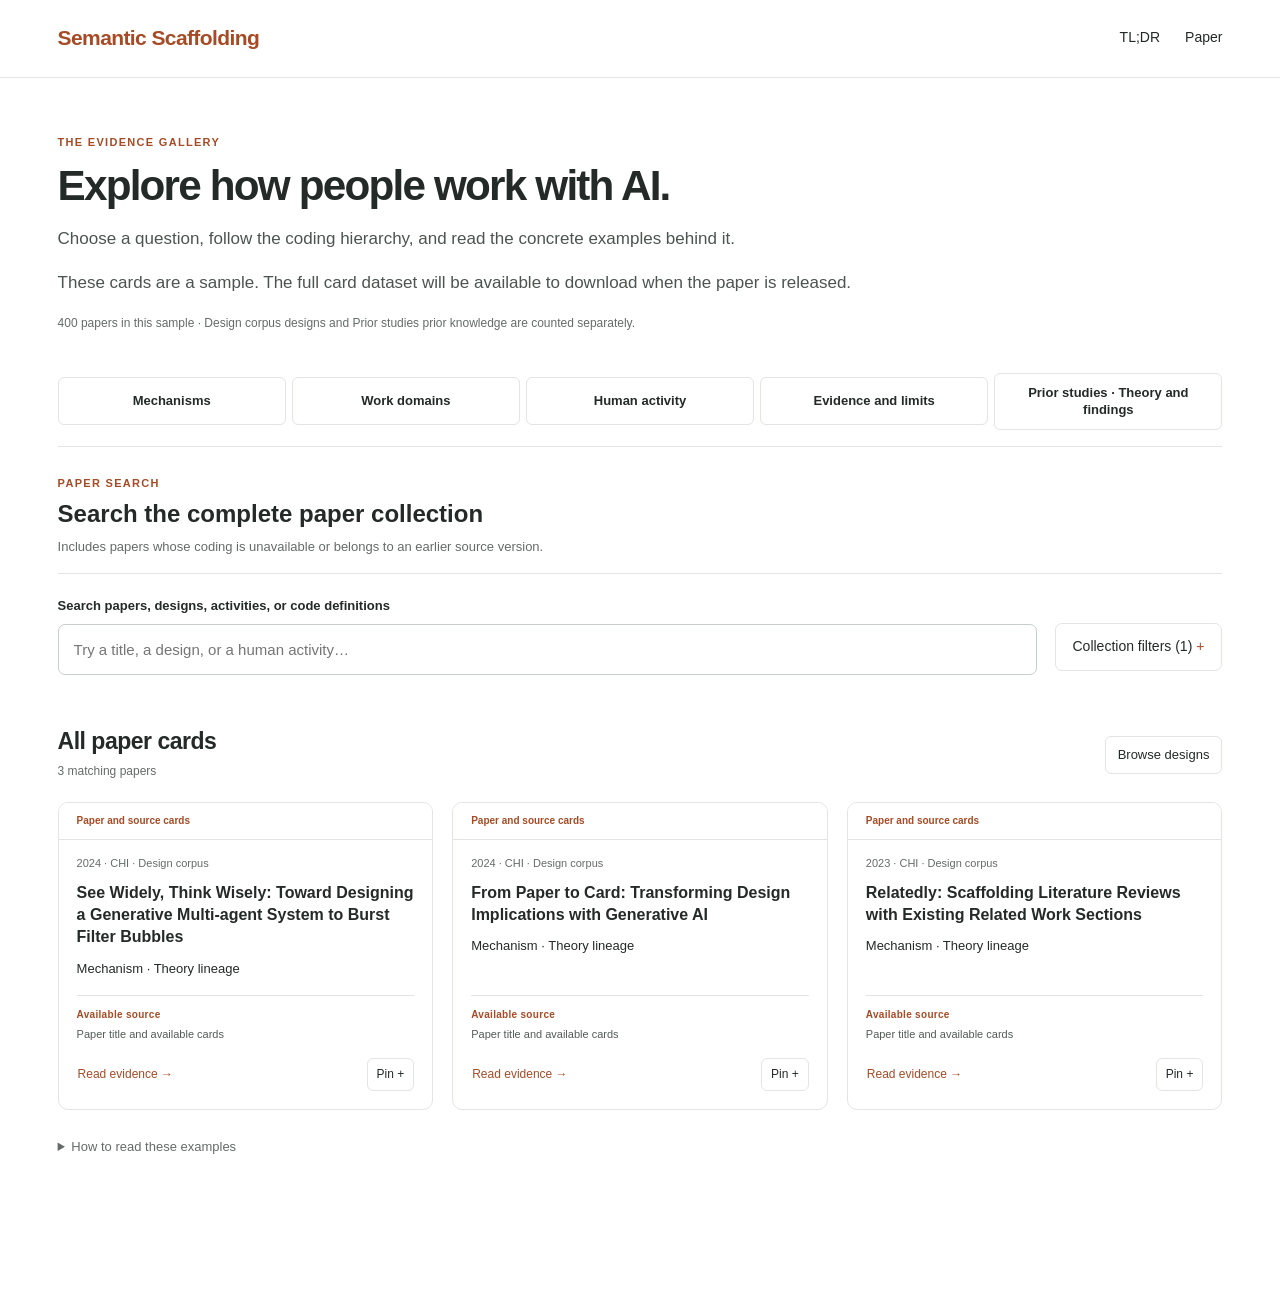
<file: stream1-round2-card-gallery.html>
<!DOCTYPE html>
<html lang="en"><meta charset="utf-8"/><title>Paper cards</title><script>const u=new URL("card-gallery.html",location.href);for(const [k,v] of new URLSearchParams(location.search))u.searchParams.append(k,v);if(!u.searchParams.has("card"))u.searchParams.set("type","lineage");location.replace(u.href+location.hash)</script><p><a href="card-gallery.html?type=lineage">Open the paper gallery</a></p></html>
</file>
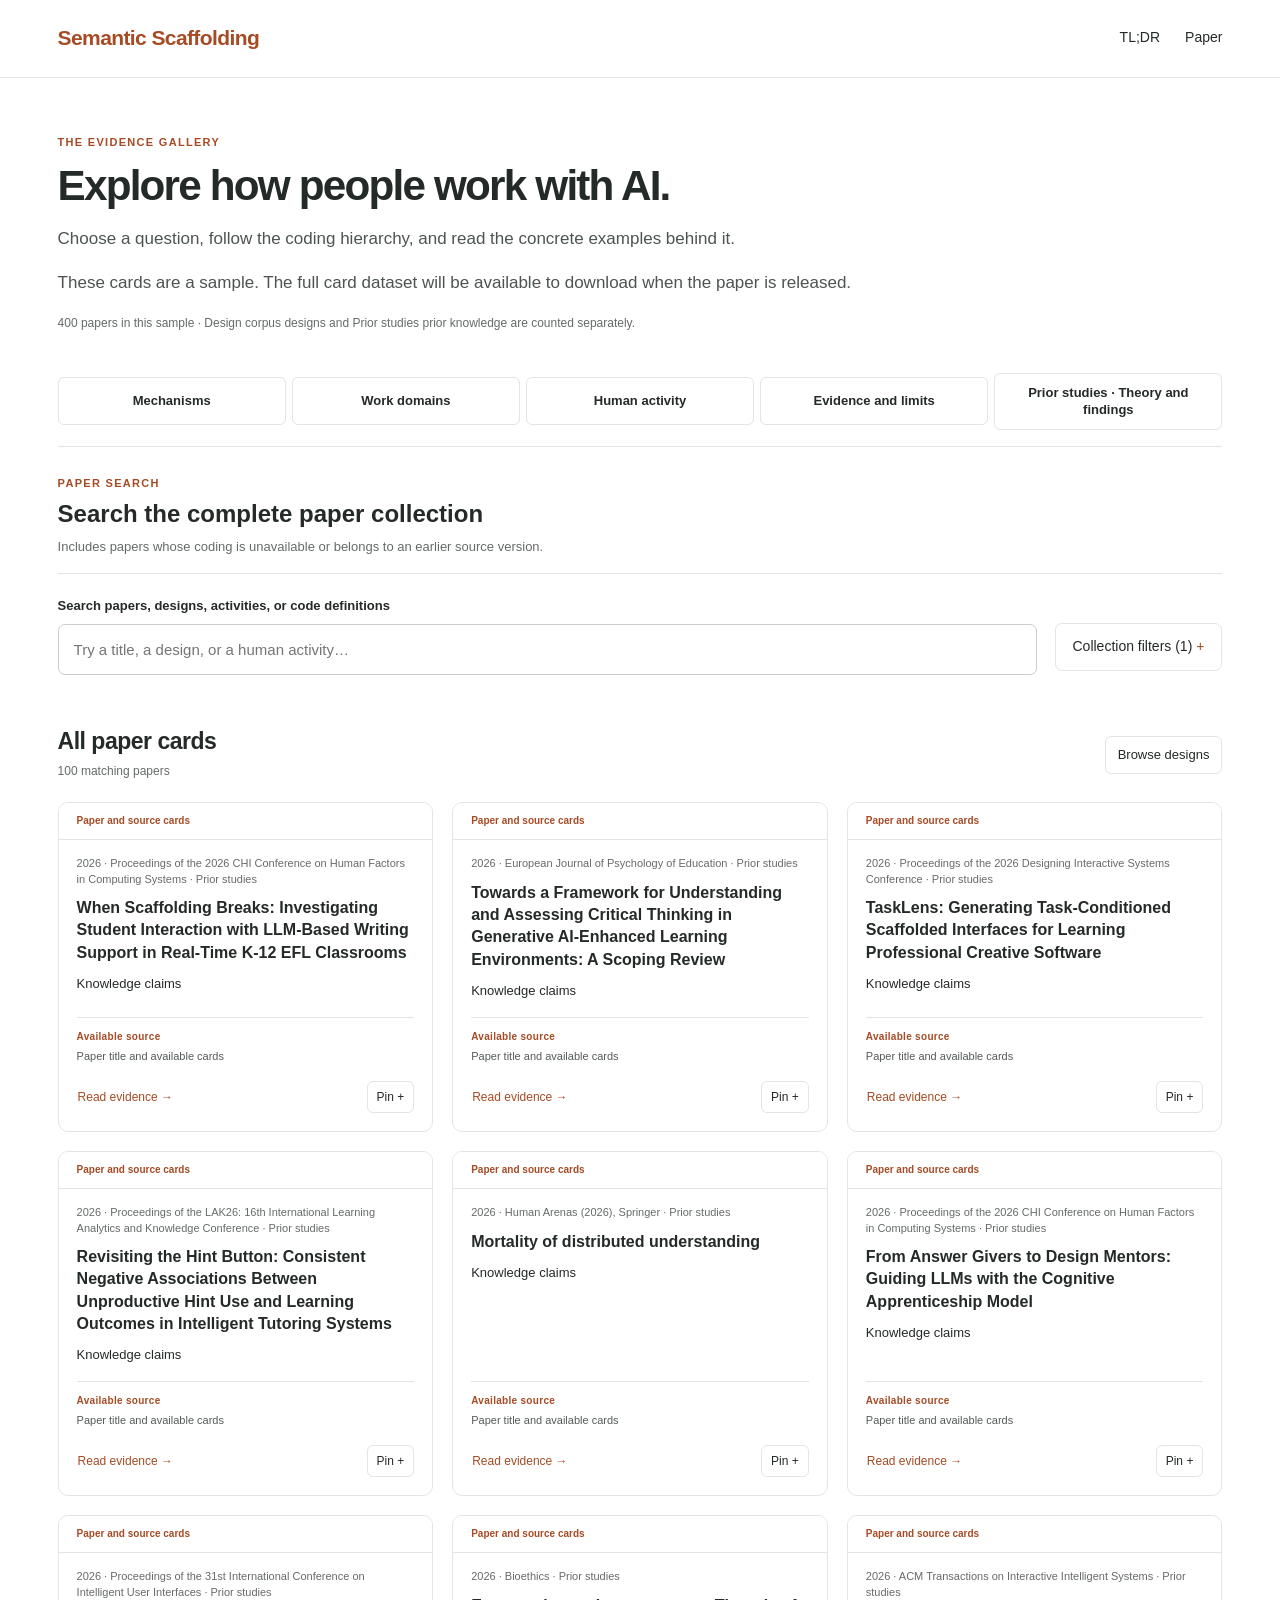
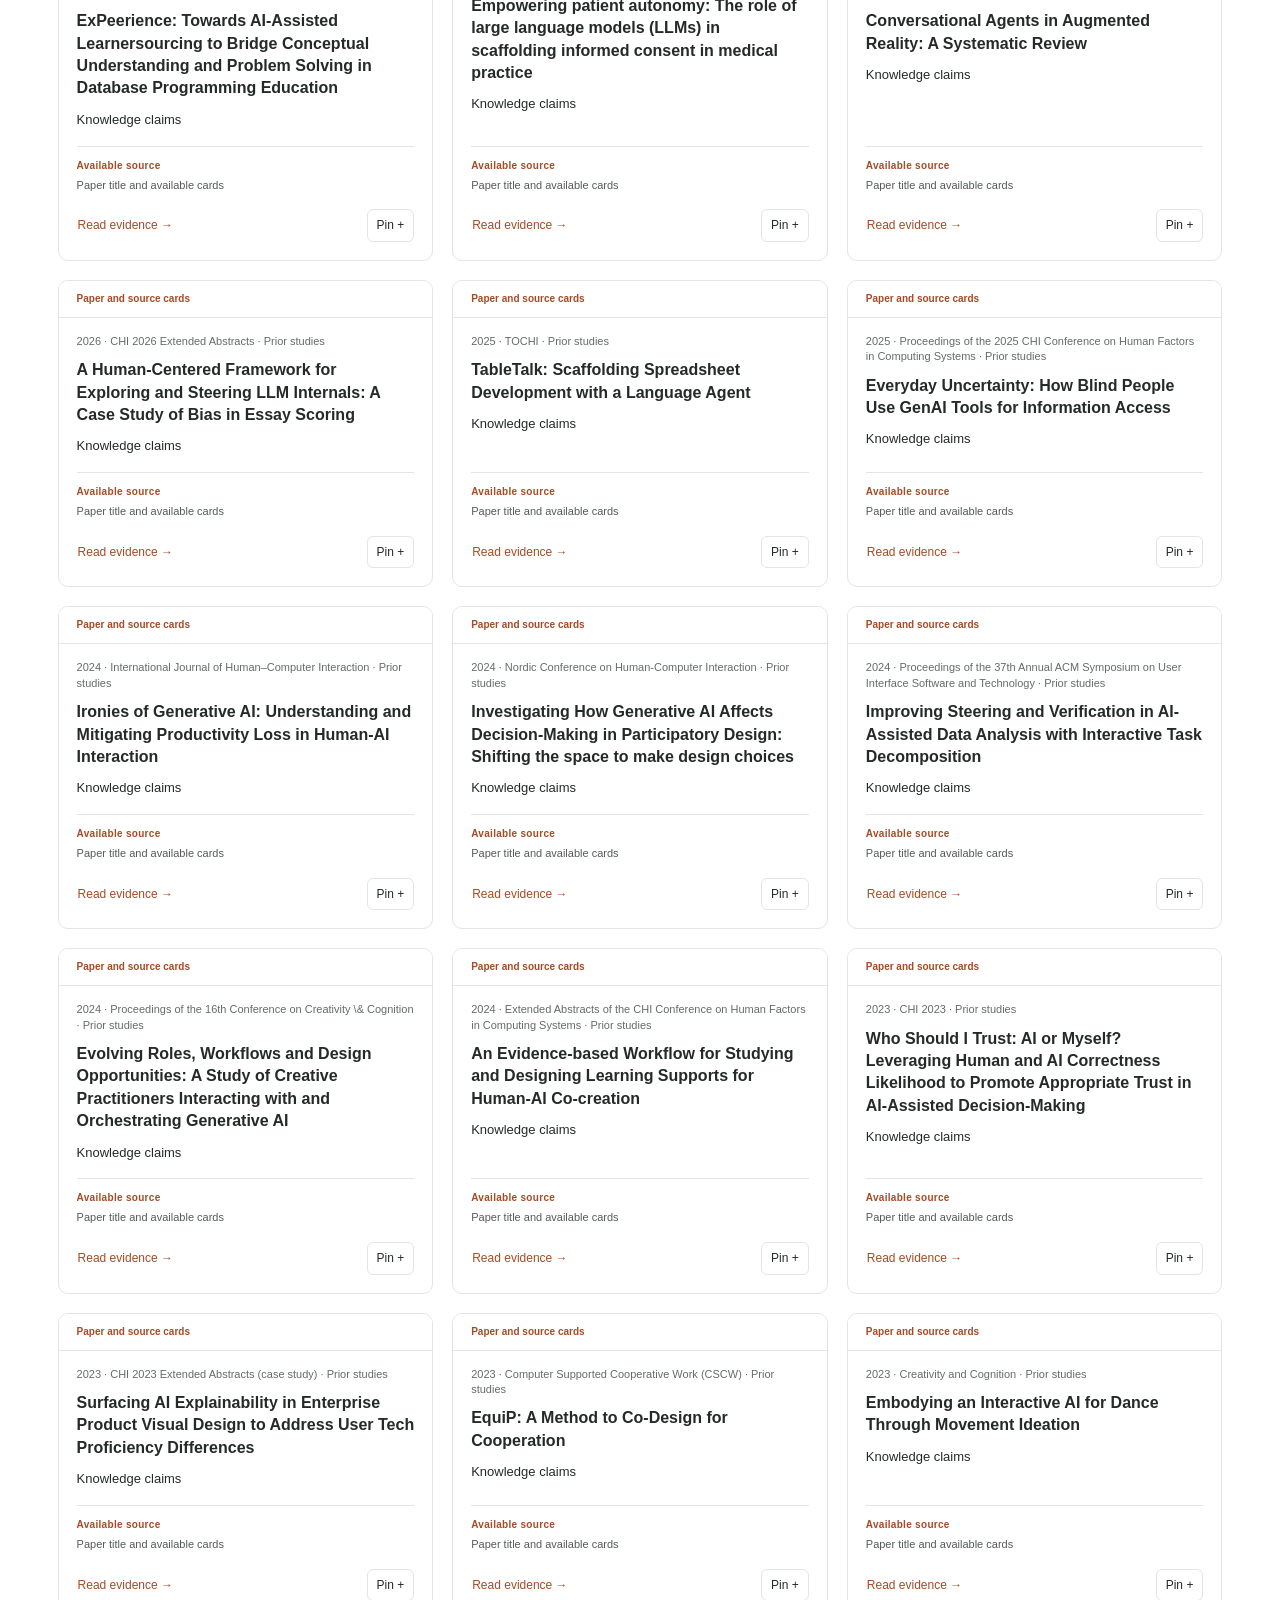
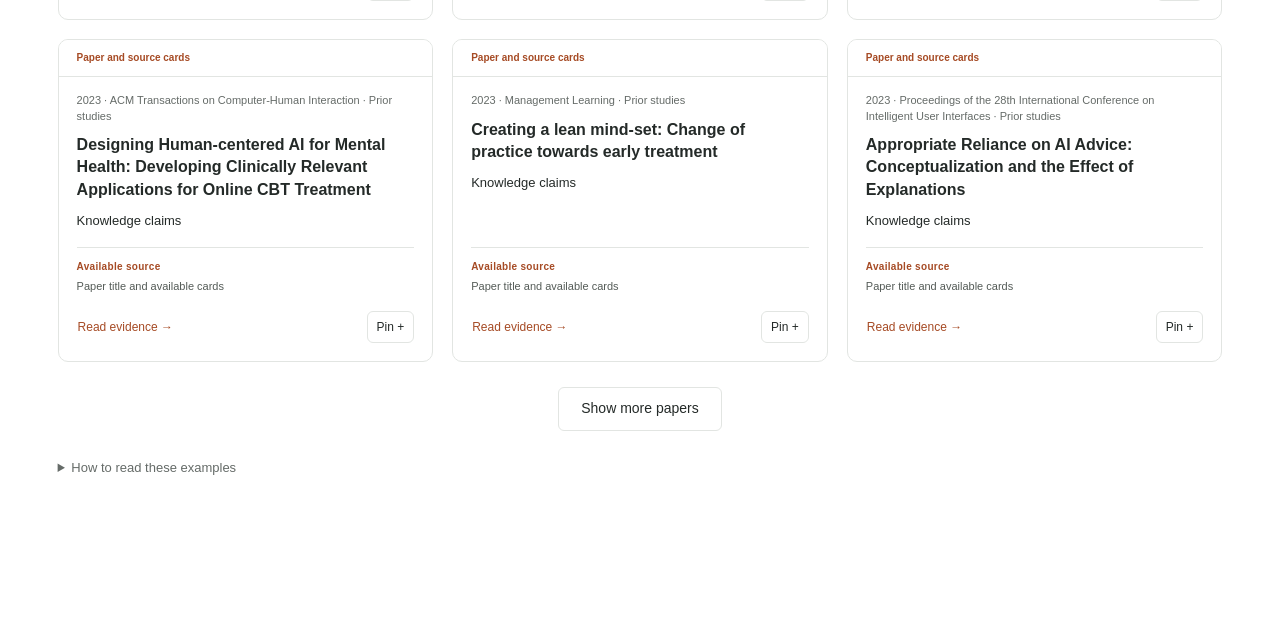
<file: stream2-card-gallery.html>
<!DOCTYPE html>
<html lang="en"><meta charset="utf-8"/><title>Paper cards</title><script>const u=new URL("card-gallery.html",location.href);for(const [k,v] of new URLSearchParams(location.search))u.searchParams.append(k,v);if(!u.searchParams.has("card"))u.searchParams.set("type","claim");location.replace(u.href+location.hash)</script><p><a href="card-gallery.html?type=claim">Open the paper gallery</a></p></html>
</file>
<file: paper-cards.css>
.card-reading{min-width:0;overflow-wrap:anywhere}.card-reading h2{font-size:25px;line-height:1.25;margin:6px 0 12px}.card-reading .eyebrow{color:#a9502c;font-size:10px;font-weight:600;text-transform:uppercase;letter-spacing:1px}.card-reading .detail-meta,.card-provenance{font-size:12px;color:#766d61}.detail-tabs{display:flex;gap:7px;flex-wrap:wrap;margin:18px 0}.detail-tabs button,.card-section-nav button{font:inherit;font-size:14px;padding:7px 10px;border:1px solid #ded6ca;background:#fffaf2;border-radius:6px;cursor:pointer;color:inherit}.detail-tabs button[aria-pressed=true]{background:#a9502c;color:#fff;border-color:#a9502c}.card-overview{padding:17px;background:#faf2e5;border:1px solid #e8dac7;border-radius:10px;margin:18px 0}.card-overview>.eyebrow{margin:0 0 12px}.card-overview dl{display:grid;grid-template-columns:1fr 1fr;gap:16px;margin:0}.card-overview dt{font-size:14px;font-weight:600;margin-bottom:5px}.card-overview dd{font-size:16px;line-height:1.6;margin:0;color:#504c42}.card-section-nav{display:flex;flex-wrap:wrap;gap:7px;margin:20px 0;padding:12px 0;border-block:1px solid #e4ddd1}.card-section-nav button:hover{border-color:#a9502c}.card-section{margin:25px 0;scroll-margin-top:20px}.card-section h3{font-size:20px;line-height:1.3}.card-section h4{font-size:16px;line-height:1.4}.card-section p{font-size:16px;line-height:1.65}.card-row{display:grid;grid-template-columns:minmax(95px,23%) minmax(0,1fr);gap:12px;border-top:1px solid #eee6d8;padding:11px 0;font-size:16px;white-space:pre-wrap;line-height:1.6}.card-key{color:#82715a;font-size:14px}.card-value blockquote{margin:10px 0;padding-left:12px;border-left:2px solid #d6ad86;color:#536159}.card-provenance{border-top:1px solid #e4ddd1;padding-top:14px}.paper-tile{width:100%;display:block;text-align:left;border:1px solid #ded6ca;border-radius:9px;background:#fffdf8;margin:0 0 10px;padding:14px;cursor:pointer;color:inherit}.paper-tile:hover,.paper-tile[aria-pressed=true]{border-color:#a9502c;background:#fff5e8}.paper-tile strong{font-size:15px;line-height:1.4;display:block}.paper-tile small{display:block;margin:6px 0;color:#776e61;font-size:11px}.tile-types{display:flex;flex-wrap:wrap;gap:5px;font-size:10px}.tile-types span{border-radius:15px;padding:3px 7px;background:#f1e9dc;color:#825431}.card-reading :focus-visible{outline:3px solid #ce8250;outline-offset:3px}@media(max-width:600px){.card-overview dl{grid-template-columns:1fr}.card-row{display:block;line-height:1.6}.card-key{margin-bottom:5px}}
.card-use-note{padding:10px 14px;border-left:3px solid #a9502c;background:#fff5e8;color:#594839;font-size:14px;line-height:1.5}
.card-reader{font-size:var(--reader-small,14px);line-height:1.5;margin:12px 0 18px;color:#504c42}.card-reader strong{font-weight:600}

.card-provenance summary{font-size:14px;cursor:pointer;color:#655d52}.card-provenance>p{font-size:12px;line-height:1.6;margin:12px 0 0}
.card-notes .card-value>p{margin:0 0 10px}.card-notes .card-value>:last-child{margin-bottom:0}.card-notes code{font-size:.9em;padding:1px 4px;border-radius:3px;background:#f3f4f3;color:inherit;white-space:normal;overflow-wrap:anywhere}
</file>
<file: unified-cards.css>
:root{color-scheme:light;--orange:#a64b25;--ink:#242a28;--muted:#656b68;--line:#e2e5e2;--paper:#fff;--tint:#fff6f1}*{box-sizing:border-box}body{margin:0;background:#fff;color:var(--ink);font:15px/1.55 "Segoe UI",Arial,sans-serif}a{color:var(--orange)}button,input,select{font:inherit;color:inherit}button,a,input,select,summary{touch-action:manipulation}button,summary{cursor:pointer}button:disabled{cursor:default;opacity:.45}:focus-visible{outline:3px solid var(--orange);outline-offset:4px}button{border:1px solid var(--line);border-radius:6px;background:#fff;padding:9px 13px}button:hover{border-color:var(--orange)}[hidden]{display:none!important}.skip{position:fixed;z-index:20;top:-60px;left:12px;background:#fff;padding:10px}.skip:focus{top:0}.gallery-header{display:flex;justify-content:space-between;align-items:center;padding:22px 4.5%;border-bottom:1px solid var(--line);gap:20px}.brand{text-decoration:none;font-size:21px;font-weight:650;letter-spacing:-.6px}.gallery-header nav{display:flex;gap:25px}.gallery-header nav a{color:var(--ink);text-decoration:none;font-size:14px}.gallery-intro,.design-entry,.gallery-workspace{max-width:1550px;margin:auto;padding-inline:4.5%}.gallery-intro{padding-block:45px 28px}.eyebrow{font-size:11px;font-weight:650;text-transform:uppercase;letter-spacing:1.3px;color:var(--orange)}h1{font-size:clamp(29px,3.3vw,47px);line-height:1.13;font-weight:620;letter-spacing:-1.8px;margin:8px 0 17px}.gallery-intro>p:not(.eyebrow):not(.inventory){font-size:17px;color:#4c5450;max-width:800px}.gallery-intro .inventory{font-size:12px;color:var(--muted);margin-top:18px}.section-heading{display:flex;align-items:baseline;justify-content:space-between;gap:20px;margin-bottom:16px}.section-heading h2{font-size:18px;font-weight:600;margin:0}.section-heading>a{font-size:13px;text-underline-offset:3px}.family-tiles{display:grid;grid-template-columns:repeat(5,minmax(0,1fr));gap:12px}.family-tile{text-align:left;display:flex;flex-direction:column;min-width:0;padding:0;border:1px solid var(--line);border-radius:11px;overflow:hidden;background:#fff}.family-tile[aria-pressed=true]{border-color:var(--orange);box-shadow:0 0 0 1px var(--orange)}.family-tile img{width:100%;height:142px;object-fit:contain;display:block;background:#fff;flex:none}.family-label{font-size:15px;line-height:1.3;font-weight:650;padding:16px 15px 7px}.family-description{font-size:12px;line-height:1.5;color:#58615b;padding:0 15px;display:-webkit-box;-webkit-line-clamp:3;-webkit-box-orient:vertical;overflow:hidden}.family-tile small{font-size:11px;line-height:1.5;color:var(--orange);padding:13px 15px 15px;margin-top:auto}.coding-lenses{display:flex;flex-wrap:wrap;align-items:center;gap:8px;margin:20px 0 32px}.coding-lenses>span{font-size:12px;color:var(--muted);margin-right:5px}.coding-lenses button{padding:7px 12px;border-radius:20px;font-size:13px}.coding-lenses button[aria-pressed=true]{background:var(--orange);color:#fff;border-color:var(--orange)}.gallery-workspace{padding-bottom:150px}.gallery-toolbar{display:flex;align-items:flex-start;gap:18px;padding:22px 0;border-top:1px solid var(--line);position:relative}.gallery-search{flex:1;min-width:0}.gallery-search label{display:block;font-size:13px;font-weight:600;margin-bottom:8px}.gallery-search input{font-size:15px;display:block;width:100%;border:1px solid #c8ceca;padding:13px 15px;border-radius:7px;background:#fff}.gallery-filters{margin-top:27px;flex:0 0 auto}.gallery-filters>summary{list-style:none;border:1px solid var(--line);border-radius:7px;padding:12px 17px;font-size:14px;background:#fff}.gallery-filters>summary:after{content:' +';color:var(--orange)}.gallery-filters[open]>summary:after{content:' −'}.filter-fields{display:grid;grid-template-columns:1fr 1fr;gap:14px;position:absolute;z-index:5;right:0;top:100px;width:min(520px,100%);padding:22px;border:1px solid var(--line);border-radius:10px;background:#fff;box-shadow:0 12px 30px #20332918}.filter-fields label{font-size:12px;font-weight:600}.filter-fields select{display:block;width:100%;max-width:100%;margin-top:7px;padding:8px;border:1px solid var(--line);border-radius:5px;background:#fff;font-size:13px}.filter-fields button{grid-column:1/-1}.code-search{margin-top:8px;border:1px solid var(--line);border-radius:8px;padding:12px;display:flex;flex-wrap:wrap;gap:7px}.code-search>p{width:100%;font-size:12px;color:var(--muted);margin:0 0 3px}.code-search button{font-size:12px;text-align:left}.code-search small{display:block;max-width:300px;color:var(--muted);font-size:10px;margin-top:4px}.coding-navigation{scroll-margin-top:20px}.coding-breadcrumbs{display:flex;flex-wrap:wrap;align-items:center;gap:7px;font-size:12px;margin:3px 0 16px}.coding-breadcrumbs>button{font-size:12px;padding:4px 7px;border:0;color:var(--orange)}.coding-breadcrumbs>button[aria-current=page]{background:var(--tint);color:var(--ink)}.coding-breadcrumbs>span{color:#9a9e9c}.code-definition{max-width:850px;margin:20px 0}.code-definition h2{font-size:27px;line-height:1.2;letter-spacing:-.5px;margin:6px 0 10px}.code-definition p{color:#58615b;margin:0}.node-choices{display:grid;grid-template-columns:repeat(auto-fit,minmax(235px,1fr));gap:10px;margin:18px 0}.node-choices button{text-align:left;padding:15px 17px;display:flex;flex-direction:column;gap:8px}.node-choices strong{font-size:14px}.node-choices span{font-size:12px;color:var(--muted)}.node-choices small{font-size:11px;color:var(--orange);margin-top:auto}.sibling-codes{margin:17px 0;font-size:12px}.sibling-codes summary{color:var(--muted)}.sibling-buttons{display:flex;flex-wrap:wrap;gap:7px;margin-top:10px}.sibling-buttons button{font-size:12px;padding:6px 10px}.selected-codes{font-size:12px}.selected-codes button{font-size:12px;margin:3px}.results-heading{display:flex;align-items:center;justify-content:space-between;gap:15px;margin:30px 0 20px}.results-heading h2{font-size:23px;line-height:1.25;margin:0 0 6px;font-weight:600;letter-spacing:-.5px}.results-heading button{font-size:13px;padding:8px 12px;flex:none}#gallery-count{font-size:12px;color:var(--muted);margin:0;min-height:20px}.example-grid{display:grid;grid-template-columns:repeat(3,minmax(0,1fr));gap:19px;align-items:stretch}.example-card{border:1px solid var(--line);border-radius:10px;overflow:hidden;background:#fff;min-width:0;display:flex;flex-direction:column}.example-card[data-selected=true]{border-color:var(--orange)}.example-visual{margin:0;position:relative;background:#fff;border-bottom:1px solid #f0f1ef;height:183px;overflow:hidden}.example-visual img{width:100%;height:155px;display:block;object-fit:contain;padding:8px 15px}.example-visual figcaption{position:absolute;bottom:5px;right:11px;left:11px;text-align:right;font-size:9px;line-height:1.3;color:#737b75}.example-typography{height:183px;display:flex;flex-direction:column;justify-content:center;gap:10px;padding:27px 24px;background:linear-gradient(110deg,#fff 0%,#fff6f0 100%);border-bottom:1px solid #f0f1ef;color:var(--orange)}.example-typography span{text-transform:uppercase;letter-spacing:1px;font-size:10px}.example-typography strong{font-size:25px;line-height:1.15;font-weight:500;max-width:260px}.example-body{padding:18px;display:flex;flex:1;flex-direction:column;min-width:0}.example-meta{font-size:11px;line-height:1.4;color:var(--muted);margin:0 0 10px}.example-card h3{font-size:16px;line-height:1.4;font-weight:600;margin:0 0 10px}.example-card h3 button{font:inherit;border:0;padding:0;text-align:left;border-radius:2px;background:transparent}.example-card h3 button:hover{color:var(--orange)}.example-summary{font-size:13px;line-height:1.6;color:#59615c;margin:0 0 15px}.match-reason{font-size:11px;line-height:1.5;margin:auto 0 0;padding-top:11px;border-top:1px solid var(--line);color:#545b57}.match-reason span{display:block;color:var(--orange);font-size:10px;font-weight:650;letter-spacing:.3px;margin-bottom:3px}.example-actions{display:flex;gap:10px;align-items:center;justify-content:space-between;margin-top:15px}.example-actions button{font-size:12px;padding:6px 9px}.example-actions button:first-child{border-color:transparent;padding-left:0;color:var(--orange)}.example-actions [aria-pressed=true]{background:var(--tint);border-color:var(--orange);color:var(--orange)}.more-papers{display:block;margin:25px auto;font-size:14px;padding:10px 22px}.empty-state,.loading-state{grid-column:1/-1;padding:30px;background:#fafbfa;border:1px solid var(--line);border-radius:8px;color:var(--muted)}.empty-state h3{color:var(--ink);margin-top:0}.empty-state button{font-size:13px}.gallery-notice{padding:12px 17px;border-left:3px solid var(--orange);background:var(--tint);font-size:13px}.coverage-note{font-size:12px;color:var(--muted);margin-top:27px;max-width:830px}.coverage-note summary{font-size:13px;cursor:pointer}.comparison-tray{position:fixed;z-index:10;bottom:18px;left:4.5%;right:4.5%;background:#fff;box-shadow:0 4px 30px #17301b20;border:1px solid #c4cec7;border-radius:11px;padding:13px 17px;display:flex;gap:15px;align-items:center}.comparison-tray>strong{font-size:12px;white-space:nowrap}.pin-list{flex:1;display:flex;flex-wrap:wrap;gap:5px;min-width:0}.pin-list button{font-size:10px;padding:5px 7px;text-align:left;max-width:215px;white-space:nowrap;overflow:hidden;text-overflow:ellipsis}.comparison-tray>#open-comparison{font-size:12px;color:#fff;background:var(--orange);border-color:var(--orange);white-space:nowrap}.pin-hint{font-size:10px;color:var(--muted)}dialog{color:var(--ink);border:1px solid var(--line);border-radius:13px;padding:25px 30px;background:#fff}dialog::backdrop{background:#1b302955;backdrop-filter:blur(2px)}.gallery-detail{position:fixed;inset:18px 20px 18px auto;max-height:calc(100dvh - 36px);height:calc(100dvh - 36px);width:min(840px,calc(100vw - 40px));max-width:calc(100vw - 40px);margin:0;overflow:auto;overflow-wrap:anywhere}.detail-tools{display:flex;align-items:center;justify-content:space-between;gap:20px;font-size:12px;border-bottom:1px solid var(--line);padding-bottom:15px;margin-bottom:24px}.detail-tools button{font-size:12px;padding:7px 11px}.detail-loading{padding:25px;color:var(--muted)}.matched-unit{margin-bottom:30px;padding-bottom:25px;border-bottom:2px solid var(--orange)}.matched-unit h2{font-size:23px;font-weight:550;line-height:1.35;margin:8px 0 18px}.matched-unit dl{font-size:13px;line-height:1.6}.matched-unit dl>div{display:grid;grid-template-columns:120px minmax(0,1fr);gap:12px;margin:10px 0}.matched-unit dt{font-weight:600;color:var(--muted)}.matched-unit dd{margin:0}.matched-unit>a{font-size:13px;margin-right:15px}.matched-unit blockquote{font-size:15px;line-height:1.65;margin:18px 0;padding-left:16px;border-left:3px solid #d99a7d}.unit-source-note,.unit-binding,.source-reference{font-size:12px;color:var(--muted)}.unit-evidence{margin-top:24px;font-size:13px}.unit-evidence>summary{color:var(--orange);margin-bottom:12px}.unit-binding{margin-top:20px}.card-reading .card-reader{display:none}.gallery-detail .card-reading .card-overview{background:#fff;border-color:var(--line)}.gallery-detail .detail-tabs button,.gallery-detail .card-section-nav button{background:#fff}.gallery-detail .detail-tabs button[aria-pressed=true]{background:var(--orange)}.gallery-detail .card-section-nav{border-color:var(--line)}.gallery-detail .card-use-note{background:var(--tint)}.comparison-dialog{max-width:calc(100vw - 40px);width:1400px;max-height:calc(100dvh - 50px);overflow:auto}.comparison-dialog>.detail-tools h2{font-size:22px;letter-spacing:-.5px;margin:0}.comparison-dialog>p{font-size:13px;color:var(--muted)}.comparison-grid{display:grid;grid-template-columns:repeat(var(--compare-count),minmax(245px,1fr));gap:18px;overflow-x:auto;padding-bottom:15px}.comparison-grid>article{border:1px solid var(--line);border-radius:8px;padding:17px;min-width:0}.comparison-grid h3{font-size:16px;line-height:1.4;margin:0 0 10px}.comparison-grid article>p{font-size:12px;color:var(--muted)}.comparison-grid section{border-top:1px solid var(--line);padding-block:14px}.comparison-grid h4{font-size:13px;margin:0 0 7px;color:var(--orange)}.comparison-grid section p{font-size:13px;line-height:1.6;margin:0}.comparison-grid .example-visual,.comparison-grid .example-typography{height:160px;margin-bottom:20px}.comparison-grid .example-visual img{height:135px}.comparison-grid button{font-size:12px}.gallery-analysis-context{margin-top:20px;padding:15px 18px;border:1px solid var(--line);border-left:3px solid var(--orange);border-radius:7px;font-size:13px}.gallery-analysis-context>span{font-size:11px;display:block;color:var(--orange)}.gallery-analysis-context strong{font-size:17px;display:block}.gallery-analysis-context a{margin-right:20px}.gallery-analysis-context p{margin:6px 0 10px}
@media(min-width:1500px){.example-grid{grid-template-columns:repeat(4,minmax(0,1fr))}}@media(max-width:1050px){.family-tiles{gap:8px}.family-tile img{height:115px}.family-label{font-size:13px;padding:13px 10px 7px}.family-description{font-size:11px;padding-inline:10px}.family-tile small{font-size:10px;padding:10px}.example-grid{grid-template-columns:repeat(2,minmax(0,1fr))}.pin-hint{display:none}.pin-list button{max-width:150px}.comparison-tray{gap:10px}}@media(max-width:700px){.gallery-header{padding:17px 5%}.brand{font-size:17px}.gallery-header nav{gap:15px;font-size:12px}.gallery-header nav a{font-size:12px}.gallery-intro{padding-top:30px}h1{letter-spacing:-1px}.gallery-intro>p:not(.eyebrow):not(.inventory){font-size:15px}.section-heading{align-items:flex-start}.section-heading h2{font-size:16px;max-width:220px}.section-heading>a{font-size:11px;text-align:right;max-width:120px}.family-tiles{grid-template-columns:repeat(2,minmax(0,1fr));gap:10px}.family-tile:last-child{grid-column:1/-1;display:grid;grid-template-columns:40% 1fr;grid-template-rows:auto auto auto}.family-tile:last-child img{grid-row:1/4;height:145px;align-self:center}.family-tile:last-child .family-label{padding-top:18px}.family-tile img{height:116px}.family-label{font-size:14px;padding:11px 13px 6px}.family-description{font-size:11px;padding-inline:13px;-webkit-line-clamp:2}.family-tile small{padding:10px 13px 12px}.coding-lenses{margin-top:17px;gap:6px}.coding-lenses button{font-size:11px;padding:6px 10px}.coding-lenses>span{width:100%}.gallery-toolbar{flex-direction:column;gap:9px}.gallery-search{width:100%}.gallery-search label{font-size:12px}.gallery-search input{font-size:14px}.gallery-filters{margin-top:0;align-self:flex-end}.gallery-filters>summary{font-size:12px;padding:8px 12px}.filter-fields{position:static;box-shadow:none;width:100%;margin-top:10px;grid-template-columns:1fr 1fr;padding:14px}.gallery-filters[open]{align-self:stretch}.node-choices{grid-template-columns:1fr 1fr;gap:8px}.node-choices button{padding:12px}.node-choices strong{font-size:12px}.node-choices span{font-size:11px}.node-choices small{font-size:10px}.code-definition h2{font-size:24px}.code-definition p{font-size:13px}.results-heading h2{font-size:20px}.results-heading button{font-size:11px}.example-grid{gap:12px}.example-body{padding:13px}.example-card h3{font-size:14px}.example-summary{font-size:12px}.example-visual,.example-typography{height:140px}.example-visual img{height:118px;padding-inline:6px}.example-visual figcaption{font-size:8px}.example-typography{padding:17px}.example-typography strong{font-size:20px}.example-actions{flex-wrap:wrap;gap:5px}.example-actions button{font-size:11px}.comparison-tray{left:10px;right:10px;bottom:10px;padding:10px;flex-wrap:wrap;gap:7px}.pin-list{order:3;flex-basis:100%;flex-wrap:nowrap;overflow:auto}.pin-list button{flex:none;max-width:140px}.comparison-tray>#open-comparison{margin-left:auto}.gallery-detail{inset:8px 8px 8px auto;max-width:calc(100vw - 16px);width:calc(100vw - 16px);height:calc(100dvh - 16px);max-height:calc(100dvh - 16px);padding:18px}.matched-unit h2{font-size:20px}.matched-unit dl>div{display:block}.matched-unit dt{margin-bottom:4px}.comparison-dialog{padding:18px;max-width:calc(100vw - 16px)}.comparison-grid{grid-template-columns:repeat(var(--compare-count),minmax(260px,1fr))}.card-row{display:block}.card-key{margin-bottom:5px}}
@media(max-width:420px){.example-grid{grid-template-columns:1fr}.example-visual,.example-typography{height:170px}.example-visual img{height:148px}.example-card h3{font-size:16px}.example-summary{font-size:13px}.example-actions{flex-wrap:nowrap}.node-choices{grid-template-columns:1fr}.gallery-header nav{gap:11px}.gallery-header nav a{font-size:11px}.brand{font-size:16px}}
@media(prefers-reduced-motion:no-preference){.family-tile,.example-card{transition:border-color .15s,box-shadow .15s}.family-tile:hover{box-shadow:0 4px 13px #a64b2512}}@media print{.gallery-header,.gallery-toolbar,.comparison-tray,.gallery-detail{display:none}.example-grid{grid-template-columns:repeat(2,1fr)}}
/* Gallery illustrations crop the shared atlas asset to the concept drawing. */
.family-tile .family-illustration{display:block;width:100%;height:142px;padding:18px 10px 3px;background:#fff;flex:none}.family-description{-webkit-line-clamp:3;font-size:12px}.matched-illustration{margin:20px 0 22px;border:1px solid var(--line);border-radius:9px;overflow:hidden}.matched-illustration>a{display:block;background:#fff}.matched-illustration img{display:block;width:100%;max-height:310px;object-fit:contain;padding:10px}.matched-illustration figcaption{padding:10px 13px;border-top:1px solid var(--line);font-size:11px;line-height:1.5;background:#fff}.matched-illustration figcaption>span{display:block}.matched-illustration .source-credit{color:var(--muted);font-size:10px;margin:4px 0 7px}.matched-illustration figcaption>a{display:inline-block;margin-right:16px;font-size:12px}.matched-summary{font-size:16px;line-height:1.6;color:var(--ink)}.evidence-highlight{padding:17px 18px;background:#fafbfa;border-left:3px solid var(--orange);margin:19px 0}.evidence-highlight h3{margin:0 0 9px;font-size:13px;font-weight:650;color:var(--orange)}.evidence-highlight blockquote{font-size:15px;line-height:1.65;margin:0;padding:0;border:0}.evidence-highlight>p{font-size:14px;line-height:1.6;margin:8px 0}.evidence-highlight .source-location{font-size:12px;color:var(--muted);margin-bottom:0}.matched-code-path{border-block:1px solid var(--line);padding:7px 0;margin:23px 0}.paper-context{margin:20px 0;font-size:13px}.paper-context>summary{font-weight:600}.paper-context dl{font-size:13px}.source-actions{display:flex;gap:18px;flex-wrap:wrap;font-size:13px;margin:20px 0}.matched-unit .unit-evidence{margin-top:20px}.matched-unit .unit-evidence>summary{font-size:13px;color:var(--muted)}
@media(max-width:1050px){.family-tile .family-illustration{height:115px;padding:14px 7px 3px}}@media(max-width:700px){.family-tile .family-illustration{height:116px;padding:15px 7px 3px}.family-tile:last-child .family-illustration{grid-row:1/4;height:145px;align-self:center}.matched-illustration img{max-height:220px}.matched-illustration figcaption{font-size:10px}.matched-illustration figcaption>a{font-size:11px}.matched-summary{font-size:14px}.evidence-highlight{padding:13px 14px}.evidence-highlight blockquote{font-size:14px}.family-description{font-size:11px}}

.family-count-scope{font-size:11px;line-height:1.5;color:var(--muted);margin:12px 0 0}.family-count-scope+.coding-lenses{margin-top:15px}

/* Equal-level routes lead into the source vocabulary, one level at a time. */
.coding-lenses{display:grid;grid-template-columns:repeat(5,minmax(0,1fr));gap:6px;margin:0 0 28px;padding-bottom:16px;border-bottom:1px solid var(--line)}
.coding-lenses button{border-radius:6px;min-height:48px;padding:10px 12px;line-height:1.35;font-weight:600;font-size:13px;text-align:center}
.coding-lenses button[aria-pressed=true]{background:var(--tint);color:var(--orange);border-color:var(--orange);box-shadow:inset 0 -2px var(--orange)}
.route-description{color:var(--muted);font-size:13px;margin:8px 0 0;max-width:760px}.section-heading .eyebrow{margin:0 0 6px}.section-heading h2{font-size:24px;line-height:1.3}
.family-tile .family-illustration{height:118px;padding-top:12px}.family-tile small{padding-bottom:5px}.family-next{font-size:11px;color:var(--muted);padding:0 15px 13px}.family-count-scope{margin-bottom:25px}
.coding-breadcrumbs{margin:5px 0 20px;align-items:stretch}.coding-breadcrumbs>span{align-self:center}.coding-breadcrumbs button{text-align:left;max-width:280px}.coding-breadcrumbs small{display:block;text-transform:uppercase;letter-spacing:.6px;font-size:9px;color:var(--muted)}
.hierarchy-level{margin:25px 0 30px}.hierarchy-level>h3{font-size:18px;margin:0 0 12px}.level-intro{font-size:13px;color:var(--muted);max-width:760px;margin-top:0}
.node-choices{grid-template-columns:repeat(3,minmax(0,1fr));align-items:stretch}.node-choices button{gap:8px;min-height:0;padding:16px 18px}.node-choices .node-level{font-size:10px;text-transform:uppercase;letter-spacing:.7px;color:var(--orange)}.node-choices .node-description{line-height:1.55}.node-choices .node-next{font-size:11px;margin-top:2px;color:var(--muted)}.node-choices small{padding-top:4px}.field-choices button{min-height:135px}
.additional-distinctions,.availability-details{margin:20px 0;font-size:12px;color:var(--muted)}.additional-distinctions summary,.availability-details summary{color:var(--ink)}.availability-details ul{padding:0;list-style:none;max-width:900px}.availability-details li{padding:8px 0;display:flex;align-items:baseline;gap:14px;border-bottom:1px solid var(--line)}.availability-details li button{color:var(--orange);font-size:12px;text-align:left;border:0;padding:2px 0;flex:0 1 35%}.availability-details li>span{flex:1}.sibling-buttons small{display:block;color:var(--muted);font-size:10px}
.example-evidence{padding:16px 18px 13px;border-bottom:1px solid var(--line);background:#fff}.visual-label{display:block;font-size:10px;line-height:1.4;color:var(--orange);font-weight:600}.example-evidence p{font-size:12px;line-height:1.6;color:#505954;margin:8px 0}.example-evidence small{font-size:10px;color:var(--muted)}.example-evidence.paper-preview{padding-block:11px}.example-visual{height:183px}.example-visual figcaption{text-align:left;left:15px;right:15px;bottom:8px;display:flex;justify-content:space-between;align-items:baseline;gap:8px;background:#fff}.example-visual img{height:150px;padding:8px 15px 3px}.example-visual figcaption a{font-size:10px}.example-body{padding-top:16px}.example-summary{color:var(--ink);font-size:13px}.match-reason{font-size:11px;line-height:1.6}.example-grid{align-items:start}.example-card{height:100%}.comparison-grid .example-evidence{padding-inline:0;margin-bottom:16px}.coding-navigation:empty{display:none}
@media(min-width:1500px){.node-choices{grid-template-columns:repeat(4,minmax(0,1fr))}}
@media(max-width:1050px){.coding-lenses button{font-size:12px;padding-inline:8px}.node-choices{grid-template-columns:repeat(2,minmax(0,1fr))}}
@media(max-width:700px){.coding-lenses{grid-template-columns:repeat(2,minmax(0,1fr));margin-bottom:22px}.coding-lenses button{font-size:12px;min-height:42px}.coding-lenses button:last-child{grid-column:1/-1}.section-heading h2{font-size:21px;max-width:none}.section-heading{align-items:flex-start}.route-description{font-size:12px}.section-heading>a{max-width:95px;flex:none}.family-tile .family-illustration{height:105px}.family-next{padding-inline:13px}.coding-breadcrumbs button{max-width:220px;font-size:11px}.node-choices button{padding:13px}.hierarchy-level>h3{font-size:16px}.availability-details li{display:block}.availability-details li>span{display:block;font-size:11px}.example-evidence{padding:13px}.example-evidence p{font-size:12px}.example-visual{height:155px}.example-visual img{height:122px}.example-visual figcaption{left:10px;right:10px;display:block;bottom:5px}.example-visual .visual-label{font-size:9px}.example-visual figcaption a{font-size:9px}}
@media(max-width:420px){.node-choices{grid-template-columns:1fr}.example-visual{height:185px}.example-visual img{height:149px}.example-visual figcaption{display:flex}.family-tile .family-illustration{height:95px}.family-label{font-size:13px}.family-description{font-size:11px}.family-next{font-size:10px}}

/* The shared relational atlas introduces design choices; coding tiles retain their count scope. */
.relation-entry{display:grid;grid-template-columns:180px minmax(0,1fr);gap:26px;align-items:center;margin:20px 0 28px;padding:18px 24px;border:1px solid var(--line);border-radius:10px;text-decoration:none;color:var(--ink);background:#fff}.relation-entry:hover{border-color:var(--orange)}.relation-entry img{display:block;width:180px;height:auto;max-height:190px;object-fit:contain}.relation-entry>span{display:grid;gap:11px;max-width:720px}.relation-entry strong{font-size:22px;line-height:1.25}.relation-entry>span>span{font-size:15px;line-height:1.6;color:var(--muted)}.relation-entry .relation-entry-link{color:var(--orange);font-weight:600}.catalogue-heading{font-size:17px;font-weight:600;margin:24px 0 14px}@media(max-width:620px){.relation-entry{grid-template-columns:94px minmax(0,1fr);gap:16px;padding:14px}.relation-entry img{width:94px}.relation-entry strong{font-size:18px}.relation-entry>span>span{font-size:13px}}
</file>
<file: merged-review.css>
:root{--paper:#fcfbf7;--ink:#213632;--muted:#5b6d67;--line:#d8e0d9;--accent:#176252;--soft:#eff3ed;--gold:#a77735}*{box-sizing:border-box}html{scroll-padding-top:95px}body{margin:0;color:var(--ink);background:var(--paper);font:16px/1.65 system-ui,-apple-system,"Segoe UI",sans-serif}a{color:var(--accent);text-underline-offset:3px}a:hover{text-decoration-thickness:2px}a:focus-visible,summary:focus-visible,input:focus-visible{outline:3px solid var(--gold);outline-offset:4px}.skip-link{position:absolute;left:16px;top:-100px;background:white;padding:10px;z-index:30}.skip-link:focus{top:12px}.site-header{display:flex;justify-content:space-between;align-items:center;gap:24px;padding:22px max(24px,calc((100vw - 1220px)/2));background:var(--paper);border-bottom:1px solid var(--line)}.brand{font-size:19px;font-weight:750;text-decoration:none;white-space:nowrap}.brand span{display:block;font-size:12px;letter-spacing:.09em;text-transform:uppercase;font-weight:500;color:var(--muted)}.merged-nav{display:flex;flex-wrap:wrap;gap:7px 19px}.merged-nav a{font-size:14px;text-decoration:none;padding:5px 0}.merged-nav a[aria-current]{border-bottom:2px solid var(--accent);font-weight:700}main{max-width:1180px;padding:0 28px;margin:auto}h1,h2,h3{line-height:1.18;letter-spacing:-.025em;text-wrap:balance}h1{font:500 clamp(35px,4.3vw,62px)/1.09 Georgia,serif;max-width:980px;margin:14px 0 26px}h2{font-size:28px;margin:0 0 22px}h3{font-size:21px}p{max-width:80ch}.hero{padding:76px 0 58px;max-width:1000px}.hero.compact{padding:56px 0 40px}.hero .lead{font-size:21px;line-height:1.55;max-width:790px;color:#425b52}.eyebrow{text-transform:uppercase;letter-spacing:.14em;font-size:12px;font-weight:700;color:var(--accent)}.actions{display:flex;gap:24px;align-items:center;margin-top:28px;flex-wrap:wrap}.button{display:inline-block;background:var(--accent);color:white;border-radius:4px;padding:11px 19px;text-decoration:none}.chapter-cards{display:grid;grid-template-columns:repeat(3,1fr);gap:18px;margin:10px 0 50px}.chapter-card{padding:27px;background:var(--soft);border:1px solid var(--line);border-radius:5px;color:var(--ink);text-decoration:none;display:flex;flex-direction:column}.chapter-card h2{font-size:25px;margin:16px 0 0}.chapter-card p{font-size:15px;color:var(--muted)}.chapter-card>span:last-child{margin-top:auto;color:var(--accent)}.chapter-card:hover{border-color:var(--accent)}main>section{padding:46px 0;border-top:1px solid var(--line)}.note{padding:22px 25px;border-left:3px solid var(--gold);background:#f5efe2;margin:26px 0;max-width:100%;font-size:15px}.metrics{display:grid;grid-template-columns:repeat(4,1fr);gap:18px;margin:10px 0 45px}.metrics article{padding:22px 18px;border-top:2px solid var(--accent);background:var(--soft)}.metrics strong{font:500 35px/1.2 Georgia,serif;white-space:nowrap}.metrics h2{font-size:16px;line-height:1.4;margin:14px 0 8px}.metrics p{font-size:13px;color:var(--muted);margin:0}.table-wrap{overflow-x:auto;border:1px solid var(--line);border-radius:4px;margin:24px 0}table{border-collapse:collapse;width:100%;font-size:14px}caption{padding:16px;text-align:left;background:var(--soft);font-size:15px;font-weight:650}th,td{padding:12px 16px;text-align:left;border-bottom:1px solid var(--line);vertical-align:top}thead{background:var(--soft)}tbody th{font-weight:500}tbody tr:last-child>*{border-bottom:0}td{font-variant-numeric:tabular-nums}tbody tr:hover{background:#f2f4ef}.caption,.owner{font-size:13px;color:var(--muted)}.work-grid{display:grid;grid-template-columns:repeat(2,1fr);gap:18px}.work-item{padding:25px;border:1px solid var(--line);border-radius:4px}.task-top{display:flex;justify-content:space-between;align-items:center;gap:16px}.step{font:italic 30px Georgia,serif;color:var(--gold)}.status{font-size:12px;padding:3px 9px;background:var(--soft);border-radius:4px}.work-item p{font-size:15px}.work-item .owner{font-size:12px;margin:20px 0 0}.retired{padding:8px 25px;border-left:3px solid #909b96}.search-label{display:block;font-size:14px;margin:28px 0 8px}input{display:block;max-width:430px;width:100%;margin-top:8px;font:inherit;padding:12px;border:1px solid #92a79c;border-radius:4px;background:white}details{border:1px solid var(--line);padding:18px 22px;margin:25px 0}summary{cursor:pointer;font-weight:600}.archive-list{padding:0;list-style:none}.archive-list li{padding:16px 0;border-bottom:1px solid var(--line)}.download-grid{display:grid;grid-template-columns:1fr 1fr;gap:20px}.download{padding:26px;background:var(--soft);border:1px solid var(--line);display:flex;flex-direction:column;gap:10px;text-decoration:none}.download span{font-size:14px;color:var(--muted)}footer{max-width:1124px;margin:70px auto 0;padding:25px 0 40px;border-top:1px solid var(--line);font-size:12px;color:var(--muted)}.manuscript main{max-width:1050px}.manuscript .paper-paragraph{font-family:Georgia,serif;font-size:18px;line-height:1.75;max-width:82ch}.manuscript section{padding:42px 0}.manuscript h3{font-size:23px;margin:40px 0 17px}.manuscript h4{font-size:19px;margin-top:30px}.manuscript figure{margin:30px 0;width:100%;overflow-x:auto}.manuscript figure img{width:var(--paper-figure-width,100%);max-width:100%;height:auto}.manuscript figcaption{font-size:14px;line-height:1.6;color:var(--muted);margin:15px 0}.manuscript .tex-table table{min-width:480px}.contents ol{columns:2;font-size:14px;padding-left:22px}.paper-header h1{font-size:45px}.lp-reference-list{font-size:14px}.manuscript .prior-knowledge-link{font-size:14px}.manuscript .tex-label{scroll-margin-top:30px}[hidden]{display:none!important}@media(max-width:850px){.site-header{flex-direction:column;align-items:flex-start;padding:19px 25px;gap:14px}.chapter-cards{grid-template-columns:1fr}.metrics{grid-template-columns:1fr 1fr}.hero{padding-top:42px}.work-grid{grid-template-columns:1fr}.chapter-card{padding:22px}.chapter-card p{max-width:none}.merged-nav{gap:8px 18px}.hero .lead{font-size:18px}footer{margin:45px 26px 0}.contents ol{columns:1}}@media(max-width:480px){main{padding:0 20px}.metrics{gap:12px}.metrics article{padding:17px 12px}.metrics strong{font-size:29px}.download-grid{grid-template-columns:1fr}.paper-header h1{font-size:35px}th,td{padding:10px 12px}.manuscript .paper-paragraph{font-size:17px}.hero.compact{padding-top:35px}.work-item{padding:20px}}@media(prefers-reduced-motion:reduce){html{scroll-behavior:auto}}@media print{.site-header,.skip-link,.actions,.contents{display:none}body{background:white}main{max-width:none}.hero{padding:0}.chapter-cards,.metrics,.work-grid{display:block}.work-item{break-inside:avoid}a{color:inherit}.manuscript figure{overflow:visible}}
</file>
<file: reader-experience.css>
/* Quiet white surfaces; orange stays an accent. */
.publication-nav-frame,.publication-nav,.t-site-footer,.site-header,body.semantic-reader>footer,.reader-project-context{background:#fff!important;border-color:#e9e3dc!important}
.publication-depth-nav{background:transparent!important}
.publication-nav__link.is-active,.publication-nav__link[aria-current=page]{color:#b64a20}
.publication-depth-nav a,.publication-depth-nav button{background:#fff;color:#b64a20}
body[data-publication-route=tldr],body[data-publication-route=tldr] .overview-shell,body[data-publication-route=tldr] .tldr{background:#fff!important;--t-act-tint:transparent}
#reader-top{display:block;width:0;height:0;scroll-margin-top:90px}
.reader-back-top{position:fixed;right:24px;bottom:22px;z-index:80;display:grid;place-items:center;width:44px;height:44px;border:1px solid #e5ddd4;border-radius:50%;background:#fff;color:#b94c24;box-shadow:0 3px 12px #39281612;text-decoration:none;transition:opacity .18s,transform .18s}
.reader-back-top svg{width:20px;height:20px;fill:none;stroke:currentColor;stroke-width:1.8;stroke-linecap:round;stroke-linejoin:round}
.reader-back-top.is-hidden{opacity:0;pointer-events:none;visibility:hidden;transform:translateY(8px)}
.reader-back-top:hover{background:#fff9f3;transform:translateY(-2px)}
.reader-back-top:focus-visible,.discovery-library a:focus-visible,.reader-citation button:focus-visible{outline:3px solid #c86031;outline-offset:5px}
.reader-kicker{font-size:12px!important;letter-spacing:.12em;text-transform:uppercase;color:#b74b23;margin:0 0 13px!important;font-weight:600}
.opening-jumps{display:flex;gap:30px;flex-wrap:wrap;padding:25px 0;margin-top:38px;border-top:1px solid #e9e3dc;border-bottom:1px solid #e9e3dc}
.opening-jumps a{display:flex;gap:10px;align-items:center;text-decoration:none;color:#273c35;font-size:16px}
.opening-jumps span{color:#be552d;font-size:12px;font-weight:600}
.opening-jumps a:hover{text-decoration:underline;text-underline-offset:5px}
.opening-heading{max-width:790px;margin-bottom:38px}
.opening-heading h2{font-size:clamp(30px,3.2vw,44px)!important;line-height:1.18!important;letter-spacing:-.025em!important;color:#293b34;margin:0 0 20px!important}
.opening-heading>p:not(.reader-kicker){font-size:19px;line-height:1.65;color:#59645f;margin:0}
.opening-lineage,.opening-construct,.opening-questions{padding-top:70px!important;padding-bottom:60px!important;min-height:0!important;background:#fff!important}
.opening-lineage-strip{display:grid;grid-template-columns:repeat(5,minmax(0,1fr));gap:16px;list-style:none;padding:0!important;margin:0!important}
.opening-lineage-strip li{min-width:0;list-style:none!important}
.opening-lineage-art{display:block!important;aspect-ratio:300/164;overflow:hidden;margin-bottom:16px;pointer-events:none}
.opening-lineage-art svg{display:block;width:100%;height:100%;overflow:visible}
.opening-lineage-art [data-reveal]{opacity:1!important;visibility:visible!important}
.opening-lineage-strip li>span{display:block;font-size:12px;color:#81827c;margin:0 0 6px}
.opening-lineage-strip li>strong{display:block;font-size:16px;line-height:1.35;font-weight:600;color:#34483e}
.opening-foot{font-size:16px!important;line-height:1.7;color:#626c64;margin:28px 0 0!important;max-width:940px}
.opening-foot a{white-space:normal;color:#ad4b29;text-decoration-thickness:1px;text-underline-offset:4px}
.opening-example{display:grid;grid-template-columns:minmax(240px,.8fr) minmax(0,1.25fr);align-items:center;gap:38px;border-top:1px solid #e6ddd1;border-bottom:1px solid #e6ddd1;padding:34px 0}
.opening-example h3{font-size:27px!important;line-height:1.25;letter-spacing:-.02em;color:#293b34;margin:0 0 18px}
.opening-example p{font-size:17px;line-height:1.65;color:#59645f;margin:0 0 18px}
.opening-example a{font-size:15px;color:#a94a24;text-underline-offset:4px}
.opening-example-question{font-weight:600;color:#2f4438!important;border-left:2px solid #c96232;padding-left:16px}
.opening-example-art{min-width:0;background:#fcfaf7;padding:22px;border-radius:8px}
.opening-example-art .sv-interaction-path{display:flex;flex-wrap:wrap;align-items:center;gap:8px;font-size:12px;margin-bottom:20px}
.opening-example-art .sv-interaction-path b{color:#b9552c;margin-right:5px}
.opening-example-art img{display:block;width:100%;height:auto;mix-blend-mode:multiply}
.opening-example-art .sv-credit{font-size:12px;margin:16px 0 0}
.opening-example-art .sv-credit a{font-size:12px}
.opening-lenses{display:grid;grid-template-columns:repeat(3,minmax(0,1fr));gap:26px;margin-top:34px}
.opening-lenses section+section{padding-left:26px;border-left:1px solid #e9e3dc}
.opening-lenses span{font-size:12px;letter-spacing:.06em;text-transform:uppercase;color:#b64b24}
.opening-lenses h3{font-size:21px!important;color:#293b34;margin:10px 0}
.opening-lenses p{font-size:16px;line-height:1.65;color:#626c64;margin:0}
.opening-rqs{border-top:1px solid #e3ddd4}
.opening-rqs>a{display:grid;grid-template-columns:45px 1fr 24px;gap:25px;align-items:start;padding:26px 0;border-bottom:1px solid #e3ddd4;text-decoration:none;color:#283b33}
.opening-rqs>a>span,.opening-rqs>a>b{color:#b9522a;font-size:14px;line-height:1.7}
.opening-rqs h3{font-size:24px!important;line-height:1.35;margin:0 0 10px;max-width:800px}
.opening-rqs p{font-size:16px;color:#6b736d;margin:0;line-height:1.5}
.opening-rqs>a:hover h3{text-decoration:underline;text-underline-offset:5px;text-decoration-thickness:1px}
.finding-focus{padding:24px 0 28px;border-bottom:1px solid #e4ddd4}
.finding-focus h3{font-size:24px!important;line-height:1.35;margin:0 0 16px;color:#2f4038}
.finding-focus>p{font-size:18px;line-height:1.65;margin:0 0 16px;max-width:900px}
.finding-focus>.figure-note{font-size:14px!important;color:#71766f}
.finding-focus>a{font-size:15px;color:#a94a24;text-underline-offset:4px}
.reader-citation{padding:30px 0 26px!important;margin:0!important;background:#fff!important;border-top:1px solid #e7dfd5;border-bottom:0}
.reader-citation>.t-wrap{display:grid!important;grid-template-columns:minmax(180px,.35fr) minmax(0,1fr)!important;gap:40px!important;align-items:start!important;width:90%!important;max-width:1440px!important;margin-inline:auto!important;padding:0!important}
.reader-citation h2{font-size:22px!important;line-height:1.4!important;letter-spacing:-.015em;margin:0 0 10px!important;max-width:780px;color:#334238}
.reader-citation p:not(.reader-kicker){font-size:14px!important;color:#7b7c72;margin:0}
.reader-citation .reader-citation-actions{display:block;background:#fcfbf8!important;border:1px solid #e6e0d7!important;border-radius:7px;box-shadow:none!important;padding:0!important;min-width:0}
.reader-citation-intro{padding-top:12px}.reader-citation-intro>a{display:inline-block;margin-top:16px;font-size:14px;color:#ad4d29;text-underline-offset:4px}
.reader-citation-toolbar{display:flex;align-items:center;gap:16px;padding:10px 14px;border-bottom:1px solid #ebe5dc;font-size:12px;color:#737970}
.reader-citation-toolbar>button{margin-left:auto}
.reader-citation button{font-family:inherit!important;font-size:14px!important;font-weight:600!important;line-height:1.4!important;padding:11px 18px!important;border:1px solid #c25c32!important;border-radius:6px!important;color:#a84823!important;background:#fff!important;cursor:pointer}
.reader-citation details{width:100%;font-size:13px;color:#74776e}
.reader-citation summary{cursor:pointer;text-decoration:underline;text-underline-offset:4px}
.reader-citation textarea{display:block;box-sizing:border-box;font:12px/1.65 ui-monospace,Consolas,monospace!important;background:transparent!important;padding:14px 16px!important;border:0!important;border-radius:0 0 7px 7px;width:100%;margin:0!important;min-height:164px;resize:vertical;color:#38493e}
.reader-citation [data-copy-citation-status]{font-size:13px;color:#47715b}
.discovery-library{box-sizing:border-box;width:100%;margin:0;padding:0;background:#fff;color:#304238}
.discovery-library>.shelf-footer-guide{display:flex;justify-content:space-between;align-items:baseline;gap:20px;text-align:left;width:90%;max-width:1440px;margin:0 auto 18px;padding-top:22px;border-top:1px solid #eee8df}
.shelf-footer-guide>p{font-size:14px!important;line-height:1.6;color:#4d6555;margin:0!important}
.shelf-footer-guide>p>span{color:#92938a;font-size:12px;margin-left:10px}.shelf-footer-guide>p>strong{font-weight:500}
.discovery-shelves{position:relative;display:grid;grid-template-columns:minmax(0,1fr) minmax(0,1fr);gap:16px;padding:0 18px 0;isolation:isolate}
.discovery-shelf{min-width:0}
.shelf-label{display:flex;align-items:baseline;justify-content:space-between;gap:12px;font-size:12px;color:#72796d}
.shelf-label>span{text-transform:uppercase;letter-spacing:.1em;font-size:10px;color:#b54e26}
.shelf-label a{font-size:13px;color:#4a6051;text-decoration:none}
.shelf-label a:hover{text-decoration:underline}
.shelf-stage{position:relative;height:190px;perspective:850px;margin:0}
.shelf-books{display:flex;align-items:flex-end;justify-content:center;gap:3px;position:absolute;inset:0 0 33px;transform-style:preserve-3d;padding:0 4px;box-sizing:border-box}
.shelf-slot{display:block;position:relative;flex:none;transform-origin:50% 100%;height:var(--book-h);width:var(--book-w);border-radius:2px 3px 0 0}
.shelf-slot[hidden]{display:none!important}
.shelf-book{position:relative;display:block;height:100%;width:100%;border-radius:3px 4px 1px 1px;background:linear-gradient(90deg,#18201a3d,transparent 12%,#ffffff29 25%,transparent 44%,#1b1c1433 94%),repeating-linear-gradient(0deg,#fff1 0 1px,transparent 1px 3px),var(--book-color);box-shadow:inset 1px 0 #ffffff45,inset -2px 0 #15271b26,inset 0 2px #fff4,1px 1px 3px #41392635;transform:rotateY(-12deg);transform-style:preserve-3d;transform-origin:50% 100%;text-decoration:none!important;transition:transform .2s,filter .2s;outline-offset:5px}
.shelf-book[data-binding=linen]{background:linear-gradient(90deg,#14211733,transparent 16%,#fff3 25%,transparent 45%,#20281826 94%),repeating-linear-gradient(90deg,#ffffff12 0 1px,transparent 1px 3px),repeating-linear-gradient(0deg,#251b1610 0 1px,transparent 1px 2px),var(--book-color)}
.shelf-book[data-binding=leather]{background:linear-gradient(90deg,#1723174d,transparent 14%,#fff2 28%,transparent 45%,#13201333 94%),repeating-radial-gradient(ellipse at 20% 30%,#fff1 0 1px,transparent 1px 4px),var(--book-color);background-size:auto,7px 9px,auto}
.shelf-book:before{content:"";position:absolute;left:1px;top:-4px;width:calc(100% - 1px);height:5px;background:repeating-linear-gradient(0deg,#ece9dc 0 1px,#fffaf0 1px 2px);transform:skewX(-36deg);transform-origin:bottom left;border-radius:1px}
.shelf-book:after{content:"";position:absolute;left:2px;right:2px;bottom:23px;height:3px;border-top:1px solid #e8d4a766;border-bottom:1px solid #e8d4a755;box-shadow:0 -5px #17281912}
.shelf-book:hover,.shelf-book:focus-visible{transform:translateY(-9px) rotateY(-23deg) rotateZ(-2deg);filter:brightness(1.035);z-index:2}
.shelf-book-marks{position:absolute;top:8px;left:50%;width:11px;height:calc(100% - 29px);transform:translateX(-50%);fill:none;stroke:#f7edd6;stroke-width:.9;stroke-linecap:round;opacity:.68;pointer-events:none}
.shelf-book-stamp{position:absolute;bottom:7px;left:0;right:0;text-align:center;font:9px/1 Georgia,serif;color:#eed5a4aa;pointer-events:none}
.shelf-plank{position:absolute;z-index:-1;left:0;right:0;bottom:0;height:26px;background:repeating-linear-gradient(0deg,transparent 0 6px,#9a704706 7px,transparent 8px),linear-gradient(0deg,#c9b28e,#e0cdb0 88%,#ecdcc3);box-shadow:inset 0 -2px #ad916630,inset 0 1px #f4ead7}
.shelf-plank:before{content:"";position:absolute;left:0;right:0;top:-12px;height:12px;background:linear-gradient(0deg,#ebdfc8,#f8f0df);box-shadow:0 -1px #f4ebdc}
.t-site-footer .shelf-tag{position:absolute;z-index:3;bottom:2px;left:50%;transform:translateX(-50%);box-sizing:border-box;max-width:calc(100% - 18px);display:inline-flex;justify-content:center;align-items:center;gap:8px;white-space:nowrap;padding:4px 21px;border:1px solid #aaa99d;border-radius:3px;background:linear-gradient(125deg,#e8e6dc 0%,#faf9f3 26%,#d9d8d0 57%,#eeede7 78%,#c6c6be 100%);box-shadow:inset 0 1px #fff,0 1px 2px #524a3833;color:#565e53;font-size:11px!important;text-decoration:none;text-shadow:0 1px #fff9}
.shelf-tag:before,.shelf-tag:after{content:"";position:absolute;top:50%;width:3px;height:3px;transform:translateY(-50%);border:1px solid #94988d;border-radius:50%;background:linear-gradient(135deg,#f3f3eb 35%,#71796a 45%,#a8ada1 55%,#dbddd3 65%);box-shadow:0 1px #fff8}
.shelf-tag:before{left:6px}.shelf-tag:after{right:6px}
.shelf-tag span{font-size:9px;letter-spacing:.04em;text-transform:uppercase;font-weight:500;color:#72766b}
.shelf-tag strong{font-size:11px;font-weight:600}.shelf-tag b{font-size:10px;color:#8e6b41;font-weight:400}
.shelf-tag:hover{filter:brightness(1.04);color:#a04d2a}
@media(max-width:600px){.t-site-footer .shelf-tag{display:flex;flex-direction:column;gap:1px;padding:3px 14px;bottom:2px;min-width:108px}.shelf-tag span{font-size:8px}.shelf-tag strong{font-size:10px}.shelf-tag b{display:none}.shelf-stage{height:145px!important}.shelf-books{bottom:33px}}
.shelf-note{max-width:790px;margin:12px auto 0!important;text-align:center;font-size:12px!important;line-height:1.6;color:#898a80}
.shelf-data-note{position:relative;flex-shrink:0;text-align:right;margin:0;max-width:740px;font-size:11px;color:#82867b}
.shelf-data-note summary{cursor:pointer;display:inline-block;text-decoration:underline;text-underline-offset:3px}
.shelf-data-note p{position:absolute;right:0;bottom:20px;z-index:5;width:min(310px,75vw);box-sizing:border-box;text-align:left;padding:16px;background:#fff;border:1px solid #e6ddd1;border-radius:6px;box-shadow:0 4px 20px #352a1610;font-size:12px;line-height:1.6}
.shelf-load-status{font-size:13px;text-align:center;color:#8c7266;min-height:0;margin:0}
.shelf-preview{position:fixed;z-index:160;box-sizing:border-box;width:350px;max-width:calc(100vw - 32px);overflow-y:auto;padding:18px 21px;background:#fff;border:1px solid #e6dbce;border-top:3px solid #c95f32;border-radius:10px;box-shadow:0 12px 40px #3c302221;color:#334337;font-family:inherit}
.shelf-preview[hidden]{display:none!important}
.shelf-preview h3{font-size:17px!important;line-height:1.4!important;margin:0 0 10px!important;color:#2b3b32}
.shelf-preview .shelf-preview-meta{font-size:12px;line-height:1.6;color:#a65b38;margin:0 0 12px}
.shelf-preview-foot{display:flex;justify-content:space-between;align-items:baseline;gap:18px;padding-top:10px;border-top:1px solid #eee7dd}.shelf-preview-foot>a{margin-left:auto;font-size:12px;color:#ab512c;text-underline-offset:3px}.shelf-preview-foot>a:focus-visible{outline:3px solid #c86031;outline-offset:4px}
.shelf-preview small{display:block;font-size:11px;line-height:1.6;color:#8c8c80}
.t-site-footer{padding:23px 5%!important;min-height:0!important;margin:0!important;font-size:13px!important;border-top:0!important}
.t-site-footer p,.t-site-footer a{font-size:13px!important}
.t-site-footer.reader-final-footer{display:block!important;box-sizing:border-box;width:100%!important;max-width:none!important;padding:0!important;margin:0!important;background:#fff!important}
.reader-footer-meta{display:flex;justify-content:space-between;gap:20px;align-items:baseline;margin:0 5%;padding:20px 0 16px;color:#7c8279}
.reader-footer-meta p{margin:0!important;font-size:12px!important;line-height:1.6}
.reader-footer-meta nav{display:flex;gap:20px;flex:none;align-items:baseline}
html body[data-publication-route=tldr] .overview-shell{padding-bottom:0!important}
@media(max-width:850px){.opening-lineage-strip{grid-template-columns:repeat(3,minmax(0,1fr));row-gap:25px}.opening-example{grid-template-columns:1fr}.opening-lineage-art{max-width:260px}.opening-lenses{gap:18px}.opening-lenses section+section{padding-left:18px}.discovery-shelves{gap:14px;padding-inline:12px}.shelf-label{flex-wrap:wrap;gap:4px}.reader-citation>.t-wrap{grid-template-columns:1fr;gap:24px}.reader-citation-actions{max-width:500px}}
@media(max-width:600px){.reader-back-top{right:12px;bottom:12px;width:38px;height:38px}.opening-jumps{gap:14px;flex-direction:column;margin-top:20px}.opening-lineage,.opening-construct,.opening-questions{padding-top:42px!important;padding-bottom:30px!important}.opening-lineage-strip{grid-template-columns:repeat(2,minmax(0,1fr))}.opening-lineage-strip li:last-child{grid-column:1/-1;max-width:230px;justify-self:center}.opening-heading>p:not(.reader-kicker){font-size:17px}.opening-heading{margin-bottom:25px}.opening-example{gap:24px;padding:25px 0}.opening-example-art{padding:12px}.opening-lenses{grid-template-columns:1fr;gap:22px}.opening-lenses section+section{padding:20px 0 0;border-left:0;border-top:1px solid #e9e3dc}.opening-rqs>a{grid-template-columns:32px 1fr 15px;gap:12px}.opening-rqs h3{font-size:20px!important}.finding-focus>p{font-size:17px}.discovery-library{padding:0}.discovery-shelves{gap:12px;padding-inline:8px}.shelf-label{flex-direction:column;align-items:flex-start;gap:4px}.shelf-label>span{font-size:9px}.shelf-label>a{font-size:11px!important}.shelf-stage{height:145px;margin:0}.shelf-footer-guide>p>span{display:none}.discovery-library>.shelf-footer-guide{margin-bottom:18px;gap:10px}.shelf-footer-guide>p{font-size:12px!important}.shelf-data-note{font-size:10px}.reader-footer-meta{display:block;padding:18px 0 12px}.reader-footer-meta nav{margin-top:9px;gap:18px}.reader-footer-meta p{font-size:11px!important}.t-site-footer.reader-final-footer{padding:0!important}}
/* One hierarchy for HTML prose across the independently generated chapters.
   Figure vectors retain their own measured typography and coordinates. */
body[data-publication-route=tldr]{--reader-ink:#304039;--reader-body:#54615a;--reader-muted:#747d74;--reader-section:clamp(28px,2.5vw,38px);--reader-subhead:clamp(20px,1.6vw,23px)}
body[data-publication-route=tldr] .tldr{font-size:17px;line-height:1.65;color:var(--reader-body)}
body[data-publication-route=tldr] .tldr h1{font-size:clamp(34px,3.4vw,46px)!important;line-height:1.13!important;font-weight:600!important;letter-spacing:-.035em!important;color:var(--reader-ink)}
body[data-publication-route=tldr] .tldr h2:not(.reader-sr-only){font-size:var(--reader-section)!important;line-height:1.2!important;font-weight:600!important;letter-spacing:-.025em!important;color:var(--reader-ink);margin-bottom:24px!important}
body[data-publication-route=tldr] .tldr h3{font-size:var(--reader-subhead)!important;line-height:1.35!important;font-weight:600!important;letter-spacing:-.012em!important;color:var(--reader-ink)}
body[data-publication-route=tldr] :is(.opening-heading>p:not(.reader-kicker),.t-lede,.t-finding-intro,.finding-focus>p:not(.figure-note),.rm-heading>p:not(.rm-eyebrow)){font-size:17px!important;line-height:1.7!important;color:var(--reader-body);max-width:72ch}
body[data-publication-route=tldr] :is(.rs-close p,.rs-close li,.rs-method-analysis p){font-size:17px;line-height:1.7}
body[data-publication-route=tldr] :is(.t-act-number,.t-eyebrow,.rm-eyebrow,.rs-eyebrow,.reader-kicker,p.eyebrow){font-size:12px!important;line-height:1.5!important;font-weight:600!important;letter-spacing:.09em!important;color:#b24f2b!important}
body[data-publication-route=tldr] :is(.figure-note,.t-figcaption,p.meta){font-size:14px!important;line-height:1.6!important;color:var(--reader-muted)}
body[data-publication-route=tldr] [data-progress-target]{font-size:14px!important;line-height:1.5!important;font-weight:500!important}
body[data-publication-route=tldr] [data-progress-target][aria-current=step]{font-weight:600!important}
body[data-publication-route=tldr] .rs-close{padding-top:56px!important;padding-bottom:40px!important}
body[data-publication-route=tldr] .rs-limits-conclusion{font-size:22px!important;line-height:1.6!important;font-weight:500!important;max-width:64ch;margin:28px 0!important;padding-top:26px!important;color:var(--reader-ink)}
body[data-publication-route=tldr] .tldr .reader-citation h2{font-size:20px!important;line-height:1.45!important;margin-bottom:10px!important;letter-spacing:-.01em!important;max-width:65ch}
body[data-publication-route=tldr] .reader-citation .reader-kicker{margin-bottom:10px!important}
body[data-publication-route=tldr] .opening-lenses h3{font-size:20px!important}
@media(max-width:600px){body[data-publication-route=tldr] .rs-limits-conclusion{font-size:19px!important}body[data-publication-route=tldr] .tldr .reader-citation h2{font-size:18px!important}.reader-citation>.t-wrap{gap:18px}.discovery-library>.shelf-footer-guide{margin-bottom:8px}}
@media(prefers-reduced-motion:reduce){.reader-back-top,.shelf-book{transition:none!important}.shelf-slot{transform:none!important;opacity:1!important}.opening-lineage-art *{animation:none!important;transition:none!important}}
@media print{.reader-back-top,.discovery-library,.shelf-preview{display:none!important}.reader-citation details{display:none}.opening-lineage-art *{animation:none!important}}

/* The paper and TL;DR share one visual overview; navigation stays secondary. */
.reader-visual-teaser{display:block;width:100%;max-width:1440px;min-width:0;margin:28px auto 0!important;padding:0!important;border:0!important;background:transparent!important;box-shadow:none!important}
body[data-paper-navigation] .paper-frame figure.reader-visual-teaser{box-sizing:border-box;width:min(100%,1440px)!important;max-width:1440px!important;min-width:0!important;margin-inline:auto!important;left:auto!important;transform:none!important}
.reader-visual-teaser,.paper-frame #fig\:family-temporal{scroll-margin-top:80px}
.reader-teaser-viewport{overflow-x:auto;overscroll-behavior-x:contain;scrollbar-width:thin;scrollbar-color:#cbbdac transparent;border:1px solid #e3dfd7;border-radius:10px;background:#fff;max-width:100%}
.reader-teaser-viewport,.reader-chart-viewport{box-sizing:border-box;min-width:0}
.reader-teaser-canvas{position:relative;width:100%;min-width:960px;isolation:isolate}
.reader-teaser-canvas>img{display:block;width:100%;height:auto;max-width:none!important;margin:0!important;pointer-events:none}
.reader-teaser-regions{position:absolute;inset:0;pointer-events:none}
.reader-visual-teaser .reader-teaser-link{position:absolute;display:block;box-sizing:border-box;margin:0;padding:0;border:2px solid transparent;border-radius:7px;background:transparent;color:#303c35;text-decoration:none!important;pointer-events:auto;touch-action:manipulation;font:14px/1.45 "Segoe UI",Arial,sans-serif;transition:background-color .12s,border-color .12s}
.reader-visual-teaser .reader-teaser-link:is(:hover,:focus-visible){z-index:2;border-color:#ae4e27;background:#bd613b12}
.reader-visual-teaser .reader-teaser-link:focus-visible{outline:3px solid #a64b25;outline-offset:3px}
.reader-teaser-preview{position:absolute;z-index:3;bottom:calc(100% - 2px);left:0;display:block;width:260px;max-width:calc(100vw - 40px);box-sizing:border-box;padding:11px 13px;border:1px solid #cdb49f;border-radius:7px;background:#fff;color:#36443b;box-shadow:0 5px 18px #24382a20;visibility:hidden;opacity:0;white-space:normal;text-align:left;transition:opacity .12s}
.reader-teaser-link-end .reader-teaser-preview{left:auto;right:0}
.reader-teaser-preview>strong,.reader-teaser-preview>span{display:block}
.reader-teaser-preview>strong{font-size:14px;font-weight:600;line-height:1.35;margin-bottom:5px}
.reader-teaser-preview>span{font-size:12px;line-height:1.45}
.reader-teaser-preview .reader-teaser-preview-action{margin-top:7px;color:#a64b25;font-weight:600}
.reader-teaser-link:is(:hover,:focus-visible) .reader-teaser-preview{visibility:visible;opacity:1}
.reader-teaser-instructions{display:block;font-size:12px;color:#687269;margin-top:4px}
@media(prefers-reduced-motion:reduce){.reader-visual-teaser .reader-teaser-link,.reader-teaser-preview{transition:none}}
.reader-chart-viewport{max-width:100%;overflow-x:auto;overscroll-behavior-x:contain;scrollbar-width:thin;scrollbar-color:#cbbdac transparent}
.reader-chart-viewport:focus-visible{outline:3px solid #c87349;outline-offset:4px}
@media(min-width:1100px){body[data-paper-navigation] .reader-teaser-canvas{min-width:0!important;width:100%!important;max-width:100%!important}}
@media(max-width:760px){.paper-frame #fig\:family-temporal .reader-chart-viewport>img{width:960px!important;min-width:960px!important;max-width:none!important}.paper-frame #fig\:family-temporal .reader-chart-viewport::after{content:"Scroll across the chart →";position:sticky;left:0;display:block;width:max-content;font:12px/1.5 system-ui;color:#7b796e;padding:6px 0}}
.reader-teaser-viewport:focus-visible{outline:3px solid #c87349;outline-offset:4px}
.reader-visual-teaser>figcaption{display:flex;align-items:baseline;justify-content:space-between;gap:12px 24px;padding:12px 0!important;margin:0!important;font-family:inherit;font-size:14px;line-height:1.5;color:#687269;text-align:left}
.reader-visual-teaser>figcaption strong{font-weight:600;color:#37443c}
.reader-visual-teaser>figcaption a{flex-shrink:0;font-size:14px;color:#a44c29;text-decoration:underline;text-underline-offset:3px}
.reader-visual-teaser .reader-teaser-scroll-hint{display:none}
#tldr-hero .reader-visual-teaser+.opening-jumps{margin-top:16px;padding:18px 0}
body[data-paper-navigation] .paper-route-map{margin:12px 0 20px!important;width:100%;color:#2d3934}
body[data-paper-navigation] .paper-route-guide{font-size:14px!important;line-height:1.5!important;color:#6a716b;margin:0 0 12px!important}
.paper-route-map [role=tablist]{display:grid;grid-template-columns:repeat(3,minmax(0,1fr));gap:8px}
.paper-route-map [role=tab]{display:grid;grid-template-columns:24px 1fr 14px;align-items:center;gap:8px;text-align:left;padding:14px 16px;border:1px solid #dfded7;border-radius:6px;background:#fff;color:#344039;font:inherit;cursor:pointer;box-shadow:none;min-width:0;min-height:52px}
.paper-route-map [role=tab]>strong{font-size:16px;font-weight:600;line-height:1.35}
.paper-route-map .paper-route-arrow{font-size:15px;font-weight:500;color:#ae4d27}
.paper-route-number{font-size:12px;line-height:24px;color:#a6502b}
.paper-route-map [role=tab][aria-selected=true]{border-color:#be623b;background:#fffaf4;box-shadow:inset 0 -2px #bd613b}
.paper-route-map [role=tab]:hover{border-color:#bd613b}
.paper-route-map :focus-visible{outline:3px solid #c87349;outline-offset:4px}
.paper-route-map [role=tabpanel]{display:grid;grid-template-columns:1.15fr 1fr;gap:32px;padding:20px 4px 12px;align-items:start}
.paper-route-map [role=tabpanel][hidden]{display:none!important}
.paper-route-map [role=tabpanel] .reader-kicker{font-size:12px!important;line-height:1.5!important;margin:0 0 8px!important}
body[data-paper-navigation] .paper-route-map [role=tabpanel] h2{font-size:23px!important;text-transform:none;letter-spacing:-.02em;line-height:1.3;margin:0 0 10px!important}
.paper-route-map [role=tabpanel] p:not(.reader-kicker){font-size:16px!important;line-height:1.6!important;margin:0!important;max-width:66ch;color:#57625b}
.paper-route-map [role=tabpanel] nav{display:grid;gap:14px}
.paper-route-map [role=tabpanel] a{display:block;text-decoration:none!important;border-left:2px solid #d8c9b9;padding:3px 0 3px 16px}
.paper-route-map [role=tabpanel] a:hover{border-color:#b6522d}
.paper-route-map [role=tabpanel] a strong{display:block;font-size:16px;font-weight:600;color:#a34b28;line-height:1.45}
.paper-route-map [role=tabpanel] a>span{display:block;font-size:14px;line-height:1.5;color:#657067;margin-top:5px}
.paper-section-peek{position:fixed;z-index:90;box-sizing:border-box;width:min(360px,calc(100vw - 32px));max-height:calc(100dvh - 92px);overflow:auto;border:1px solid #e2d3c4;border-top:3px solid #bc5b33;border-radius:10px;background:white;padding:23px;box-shadow:0 12px 35px #39281b18;color:#344039}
.paper-section-peek[hidden]{display:none!important}
.paper-section-peek h2{font-size:20px;line-height:1.3;margin:10px 0 14px;letter-spacing:-.015em}
.paper-section-peek p:not(.reader-kicker){font-size:15px;line-height:1.6;margin:0 0 18px}
.paper-section-peek .reader-kicker{font-size:11px;margin:0;color:#a5502d}
.paper-section-peek>a{color:#ac4b26;font-size:15px;font-weight:600;text-underline-offset:3px}
.paper-section-peek>button{position:absolute;top:8px;right:10px;background:transparent;border:0;font:24px/1 system-ui;color:#73796f;cursor:pointer;padding:4px}
@media(min-width:980px){
 body[data-paper-navigation] :is(.paper-workspace,.lpr-reading-shell){--lpr-column:54rem;--lpr-sheet:60rem;--lpr-type-body:1.125rem}
 body[data-paper-navigation] .lpr-reading-shell>.paper-workspace{width:min(100%,calc(var(--lpr-column) + 6rem))!important;margin:0 auto!important}
 body[data-paper-navigation] .lpr-reading-shell{width:min(calc(100% - 6rem),112rem);column-gap:clamp(24px,3vw,56px)}
 body[data-paper-navigation] #lpr-reader-tools{--lpr-rail-offset:0rem;margin-top:2.5rem}
 body[data-paper-navigation] section.lpr-hero.paper-frame{width:min(calc(100% - 6rem),100rem)!important}
}
@media(max-width:979px){
 .paper-route-map [role=tabpanel]{gap:22px;padding:22px 4px 8px}
 .paper-route-map [role=tab]{padding:13px 12px;grid-template-columns:1fr 12px}
 .paper-route-map [role=tab]>strong{font-size:16px}
 .paper-route-number{display:none}
}
@media(max-width:850px){
 .reader-visual-teaser>figcaption{display:block;font-size:13px;line-height:1.5}
 .reader-visual-teaser>figcaption a{display:inline-block;margin-top:7px}
}
@media(max-width:1100px){.reader-visual-teaser .reader-teaser-scroll-hint{display:block;font-size:12px!important;line-height:1.5;color:#7b796e;margin:0 0 10px!important}}
@media(max-width:620px){
 .paper-route-map [role=tablist]{gap:6px}
 .paper-route-map [role=tab]{padding:11px 9px;gap:4px;grid-template-columns:1fr}
 .paper-route-map [role=tab]>strong{font-size:14px;line-height:1.3}
 .paper-route-map .paper-route-arrow{display:none}
 .paper-route-map [role=tabpanel]{grid-template-columns:1fr;gap:18px}
 body[data-paper-navigation] .paper-route-map [role=tabpanel] h2{font-size:21px!important}
}
@media print{.paper-route-map,.paper-section-peek,.reader-teaser-scroll-hint,.reader-teaser-regions,.reader-teaser-instructions{display:none!important}.reader-teaser-viewport,.reader-chart-viewport{overflow:visible;border:0}.reader-teaser-canvas,.reader-teaser-canvas>img,.paper-frame #fig\:family-temporal .reader-chart-viewport>img{width:100%!important;min-width:0!important;max-width:100%!important}.reader-visual-teaser>figcaption>a,.reader-chart-viewport::after{display:none!important}}

/* Shared footer edges, with one useful route to each card collection. */
@media(max-width:850px){.reader-citation>.t-wrap{grid-template-columns:1fr!important;gap:18px!important}.reader-citation-actions{max-width:none!important}.reader-citation-intro{display:grid;grid-template-columns:1fr auto;column-gap:16px;align-items:start}.reader-citation-intro>h2{grid-column:1}.reader-citation-intro>p{grid-column:1}.reader-citation-intro>a{grid-column:2;grid-row:1/3;margin-top:4px}}
@media(max-width:600px){.shelf-stage{height:185px!important}.reader-citation-toolbar{padding:8px 10px}.reader-citation textarea{font-size:11px!important;min-height:185px}.discovery-library>.shelf-footer-guide{padding-top:16px;margin-bottom:10px}.shelf-preview{padding:16px 18px}.shelf-preview h3{font-size:16px!important}.shelf-preview .reader-kicker{font-size:10px!important}.reader-citation-intro>h2{font-size:20px!important}}

.support-trajectory-figure{max-width:960px;margin:2rem auto;background:#fff}.support-trajectory-figure>img{display:block;width:100%;height:auto}.support-trajectory-figure>figcaption{font-size:1rem;line-height:1.55;color:var(--muted,#636d67);padding:12px 0}.support-trajectory-figure>figcaption a{white-space:normal}
.reader-support-mobile{display:none}
@media screen and (max-width:640px){
 .support-trajectory-figure:has(.reader-support-mobile)>img{display:none}
 .reader-support-mobile{display:block}
 .reader-support-mobile h3{font-size:21px!important;line-height:1.3!important;margin:0 0 10px!important}
 .reader-support-mobile p{font-size:14px!important;line-height:1.5;margin:0 0 22px!important;color:#636d67}
 .reader-support-mobile ul{list-style:none;padding:0!important;margin:0!important;display:grid;gap:20px}
 .reader-support-mobile li{display:grid;grid-template-columns:minmax(0,1fr) auto;gap:8px 12px;font-size:16px;line-height:1.4}
 .reader-support-mobile strong{font-variant-numeric:tabular-nums}
 .reader-support-track{grid-column:1/-1;height:14px;background:#f1eee9}
 .reader-support-track i{display:block;height:100%;background:#a54c29}
 .reader-support-track .support-unclear{background:repeating-linear-gradient(135deg,#a9aaa4 0 2px,#eeeee9 2px 6px)}
}

/* Current reader surfaces share white paper, including retained components.
   Keep semantic fills, selected states and the shelf materials in their owners. */
html:has(body[data-publication-route]),html:has(body[data-publication-route]) body[data-publication-route]{
 --publication-page-paper:#fff;--publication-page-wash:#f5f6f5;
 --t-paper:#fff;--t-surface:#fff;--t-surface-2:#fff;
 --sr-paper:#fff;--lpr-paper:#fff;--paper:#fff;--reader-white:#fff;
 background:#fff!important;
}
body[data-publication-route] :is(.research-workspace,.rw-paper){--rw-paper:#fff}
body[data-publication-route] :is(
 #tldr-hero,.opening-example-art,.reader-citation-actions,
 .rm-stage,.rm-detail-layer,.rm-detail-mobile,
 .trend-chart,.quant-figure,.trend-point-tooltip,.domain-select,
 .ln-view,.dse-codes,.le-scope,.dev-evidence,
 .ct,.ct-detail,.ct-sources,.ct-map-controls,.ct-tooltip,.practice-compare,
 .ks,.ks-map,.ks-dock,.rw-paper,.rw-evidence,.rw-figure,
 #reader-paper-cards,.reader-card-results a
){background-color:#fff!important}
body[data-publication-route] #tldr-hero{background-image:none!important}
body[data-publication-route] .rm-stage::before{background:#fff!important}
body[data-publication-route] .rm-detail-layer .rm-detail-view>svg>rect:first-of-type{fill:#fff}
body[data-publication-route] .trend-dot-partial{fill:#fff}
body[data-publication-route] .trend-baseline-label{stroke:#fff}
body[data-publication-route] :is(.ct,.ks) :is(input,select),
body[data-publication-route] .rm-mini button{background-color:#fff}
body[data-publication-route] :is(figure.publication-visual-loading,[data-publication-visual][aria-busy=true]){
 background-color:#fff;
 background-image:linear-gradient(105deg,transparent 35%,#f0f2f1 49%,transparent 63%);
}
@media(prefers-reduced-motion:reduce){
 body[data-publication-route] :is(figure.publication-visual-loading,[data-publication-visual][aria-busy=true]){background-image:none}
}

/* Report proportions are tied to reading, not to the monitor's pixel count.
   The rail has its own width; prose and figures share a bounded content column. */
body[data-publication-route=tldr] [data-tldr-root]{
 --t-wrap:78rem;--t-story-width:94rem;--t-story-rail:12rem;
 --t-measure:42rem;--t-size-reading:1.0625rem;--t-size-small:.875rem;--t-size-xs:.75rem;
}
body[data-publication-route=tldr] .publication-nav{max-width:94rem!important;font-size:1rem!important}
body[data-publication-route=tldr] .t-story-shell{max-width:94rem!important;column-gap:2.5rem!important}
body[data-publication-route=tldr] .t-story-main{min-width:0;max-width:78rem}
/* A bare grid track keeps a figure's intrinsic width, even when the page
   itself fits the phone. Let the finding's text, charts and maps shrink. */
body[data-publication-route=tldr] .t-finding-body{grid-template-columns:minmax(0,1fr)}
body[data-publication-route=tldr] .t-finding-body>*{min-width:0;max-width:100%}
body[data-publication-route=tldr] .t-finding-body img{max-width:100%;height:auto}
/* Contextual links stay attached to their evidence, with one spacing rhythm. */
body[data-publication-route=tldr] .t-story-main :is(p,figcaption,.t-depth-links) a{
 color:#a74b25;text-decoration:underline;text-decoration-thickness:1px;text-underline-offset:3px;
}
body[data-publication-route=tldr] .t-story-main :is(p,figcaption,.t-depth-links) a:hover{color:#753417}
body[data-publication-route=tldr] .t-story-main :is(p,figcaption,.t-depth-links) a:focus-visible{outline:2px solid #a74b25;outline-offset:4px;border-radius:2px}
body[data-publication-route=tldr] .t-finding-body>.t-depth-links{margin:0;font-size:.875rem;line-height:1.5}
body[data-publication-route=tldr] .t-finding-body>.t-depth-links a{font-size:inherit}
body[data-publication-route=tldr] #tldr-chapter-consequences{gap:32px}
body[data-publication-route=tldr] #tldr-chapter-consequences>:is(.reader-learning-comparisons,.reader-measurement){margin-block:0;padding-top:24px}
body[data-publication-route=tldr] .reader-learning-comparisons .rs-opportunity-list{margin:0;gap:24px}
body[data-publication-route=tldr] .reader-learning-comparisons .rs-opportunity-list article{border-top:0;padding-top:0}
body[data-publication-route=tldr] .reader-learning-comparisons .rs-opportunity-list{grid-template-columns:repeat(2,minmax(0,1fr));max-width:68rem}
body[data-publication-route=tldr] .reader-learning-comparisons .rs-opportunity-list article>a{color:#a74b25;text-underline-offset:3px}
.reader-section-alias{display:block;position:relative;height:0;scroll-margin-top:7rem}
body[data-publication-route=tldr] .t-story-main>.t-story-act>.t-wrap{padding-inline:0!important}
body[data-publication-route=tldr] .t-story-act{padding-block:56px!important;min-height:0!important}
body[data-publication-route=tldr] .t-act-threshold{margin-bottom:28px!important;padding-block:0!important}
body[data-publication-route=tldr] .t-act-threshold h2{max-width:30ch!important}
body[data-publication-route=tldr] .t-finding-intro{max-width:68ch;margin-bottom:28px!important}
body[data-publication-route=tldr] :is(.quant-figure,.trend-chart,.finding-focus,.reader-finding-example,.rm-support,.reader-analysis-method){max-width:min(100%,68rem);margin-inline:auto}
body[data-publication-route=tldr] :is(.finding-focus,.reader-finding-example){margin-block:28px!important}
body[data-publication-route=tldr] .reader-finding-example{font-size:17px!important;line-height:1.7!important;max-width:68ch}
body[data-publication-route=tldr] .rm-heading{padding-bottom:26px;max-width:68ch}
body[data-publication-route=tldr] .rm-stage{max-width:100%;box-shadow:none}
body[data-publication-route=tldr] .rm-active-copy>p{max-width:70ch;font-size:16px;line-height:1.6}
body[data-publication-route=tldr] .rm-stage-bar{font-size:12px}
body[data-publication-route=tldr] .rm-caption{font-size:12px}
body[data-publication-route=tldr] .rm-static-link{margin-block:18px 40px}
.reader-method-bridge{margin-top:26px;padding-top:22px;border-top:1px solid #dde3df;max-width:74ch}
.reader-method-bridge h3{font-size:19px!important;line-height:1.4;margin:0 0 8px}
.reader-method-bridge p{font-size:16px!important;line-height:1.65;margin:0;color:#54615a}
.reader-method-bridge a{color:#b64a20;text-underline-offset:3px}
.reader-analysis-method{margin-block:48px 16px}
.reader-analysis-method>header{max-width:70ch;margin-bottom:26px}
.reader-analysis-method>header>p:not(.reader-kicker){font-size:17px;line-height:1.65}
.reader-analysis-rows{display:grid;gap:24px}
.reader-analysis-rows article{padding:24px 0;border-top:1px solid #dce2df}
.reader-analysis-rows article>header{display:flex;align-items:start;gap:18px;margin-bottom:24px}
.reader-analysis-rows article>header>span{flex:none;color:#b64a20;font-size:14px;font-weight:600;padding-top:4px}
.reader-analysis-rows article>header p{margin:0 0 4px;font-size:13px;color:#647169}
body[data-publication-route=tldr] .reader-analysis-rows h3{font-size:22px!important;line-height:1.4!important;max-width:56ch;margin:0!important}
.reader-analysis-rows dl{display:grid;grid-template-columns:1fr 1.2fr 1fr;gap:28px;margin:0 0 18px}
.reader-analysis-rows dt{font-size:12px;letter-spacing:.06em;text-transform:uppercase;color:#6a766f;margin-bottom:8px}
.reader-analysis-rows dd{font-size:16px;line-height:1.6;color:#34433b;margin:0}
.reader-analysis-rows article>a,.reader-analysis-limit a{font-size:14px;color:#b64a20;text-underline-offset:3px}
.reader-analysis-limit{font-size:14px!important;line-height:1.6;max-width:80ch;margin:12px 0 0;color:#657169}
@media(min-width:841px) and (not ((max-width:1180px) and (max-aspect-ratio:1/1))){
 html.rm-ready body[data-publication-route=tldr] .rm-stage{height:min(80svh,720px);min-height:480px}
 html.rm-ready body[data-publication-route=tldr] .rm-step{min-height:clamp(430px,62svh,620px);padding-block:24px;scroll-margin-top:6rem}
}
@media(max-width:979px){
 body[data-publication-route=tldr] .t-story-main>.t-story-act>.t-wrap{padding-inline:24px!important}
 body[data-publication-route=tldr] .t-story-act{padding-block:38px!important}
}
@media(max-width:640px){
 /* Header and in-section reading links remain available without covering a
    chart's values with the desktop's floating side switch. */
 body[data-publication-route] .publication-depth-nav{display:none}
 body[data-publication-route=tldr] .reader-learning-comparisons .rs-opportunity-list{grid-template-columns:minmax(0,1fr)}
 body[data-publication-route=tldr] .rm-detail-mobile dd{font-size:14px;line-height:1.35;overflow-wrap:anywhere}
 body[data-publication-route=tldr] .rm-detail-mobile dl{gap:12px}
 .reader-analysis-rows dl{grid-template-columns:1fr;gap:16px}
 .reader-analysis-rows article>header{gap:12px}
 body[data-publication-route=tldr] .reader-analysis-rows h3{font-size:20px!important}
 /* The story shell already supplies the phone's 20px page gutter. */
 body[data-publication-route=tldr] .t-story-main>.t-story-act>.t-wrap{padding-inline:0!important}
}

/* Findings use the available reading column instead of intrinsic grid sizing. */
body[data-publication-route=tldr] .t-finding-body{justify-items:stretch}
body[data-publication-route=tldr] :is(.quant-figure,.trend-chart){
 box-sizing:border-box;width:100%;min-width:0;justify-self:stretch;
 max-width:min(100%,68rem);margin-inline:0;
}
body[data-publication-route=tldr] :is(.finding-focus,.reader-finding-example){
 box-sizing:border-box;width:100%;justify-self:start;margin-inline:0;
}
body[data-publication-route=tldr] .finding-focus{max-width:68ch}

/* Explain the two streams beside the unchanged frozen overview figure. */
.reader-teaser-streams{display:grid;grid-template-columns:repeat(2,minmax(0,1fr));gap:24px;margin:8px 0 18px}
.reader-teaser-streams section{min-width:0;border-top:2px solid #b8552e;padding-top:14px}
.reader-teaser-streams section+section{border-color:#3c688b}
body[data-publication-route=tldr] .reader-teaser-streams h3{font-size:20px!important;margin:0 0 10px}
.reader-teaser-streams p{font-size:16px;line-height:1.6;margin:0;max-width:62ch}
.reader-teaser-snapshot{border-top:1px solid #e3dfd7;padding:12px 0;font-size:14px;line-height:1.6;color:#687269}
.reader-teaser-snapshot summary{cursor:pointer;color:#37443c;text-underline-offset:3px}
.reader-teaser-snapshot p{margin:12px 0 0;max-width:90ch}
@media(max-width:640px){.reader-teaser-streams{grid-template-columns:1fr;gap:20px}.reader-teaser-streams p{font-size:15px}}

/* Short landscape screens use readable method summaries and native scroll. */
@media(max-height:600px){
 html.rm-ready body[data-publication-route=tldr] .rm-stage{height:52svh;min-height:0;top:4.7rem;grid-template-rows:auto minmax(0,1fr) auto auto}
 html.rm-ready body[data-publication-route=tldr] .rm-active-copy{display:none}
 html.rm-ready body[data-publication-route=tldr] .rm-scrolly{display:block}
 html.rm-ready body[data-publication-route=tldr] .rm-step>*{visibility:visible}
 html.rm-ready body[data-publication-route=tldr] .rm-step{min-height:65svh;scroll-margin-top:calc(52svh + 4.7rem);padding:1.4rem .75rem 3rem;pointer-events:auto}
 body[data-publication-route=tldr] .rm-camera{overflow:auto}
 body[data-publication-route=tldr] .rm-mobile-overview{grid-template-columns:repeat(2,minmax(0,1fr));align-content:start}
 body[data-publication-route=tldr] .rm-mobile-overview>p{grid-column:1/-1}
 body[data-publication-route=tldr] .rm-detail-mobile{justify-content:flex-start;overflow:auto}
}
@media(max-width:640px){
 body[data-publication-route=tldr] .reader-visual-teaser.reader-teaser-observed .reader-teaser-preview{position:fixed;top:76px;bottom:auto;left:20px;right:20px;width:auto;max-width:none}
 body[data-publication-route=tldr] .reader-visual-teaser:not(.reader-teaser-observed) .reader-teaser-preview{display:none}
}
@media(max-width:760px){
 body[data-publication-route=tldr] .quant-figure.family-profile .annual-scroll::after{content:"Scroll across the chart →";position:sticky;left:0;display:block;width:max-content;font:12px/1.5 system-ui;color:#687269;padding:6px 0}
}

/* A keyboard preview belongs to its visible link, even if focus stays behind. */
.reader-teaser-link[data-teaser-offscreen] .reader-teaser-preview{visibility:hidden;opacity:0}

/* Methods use the diagram's aspect ratio and the actual viewport, with copy
   beside the drawing on spacious screens rather than above a shallow camera. */
@media(min-width:841px) and (min-height:601px) and (not ((max-width:1180px) and (max-aspect-ratio:1/1))){
 html.rm-ready body[data-publication-route=tldr] .rm-stage{
  height:var(--rm-stage-height,min(80svh,720px));min-height:0;
 }
 html.rm-ready body[data-publication-route=tldr] .rm-scrolly{
  padding-bottom:var(--rm-sticky-tail,0px);
 }
 html.rm-ready body[data-publication-route=tldr] .rm-step:first-child{
  min-height:var(--rm-first-step-height,calc(100svh - 6.2rem));
 }
}
@media(min-width:1100px) and (min-height:601px) and (not ((max-width:1180px) and (max-aspect-ratio:1/1))){
 html.rm-ready body[data-publication-route=tldr] .rm-stage{
  grid-template-columns:minmax(0,1fr) clamp(17rem,26%,30rem);
  grid-template-rows:auto minmax(0,1fr) auto auto;
 }
 html.rm-ready body[data-publication-route=tldr] .rm-stage-bar{grid-area:1/1/2/3}
 html.rm-ready body[data-publication-route=tldr] .rm-camera{grid-area:2/1/3/2}
 html.rm-ready body[data-publication-route=tldr] .rm-active-copy{
  grid-area:2/2/4/3;padding:1.1rem 1.25rem;border-bottom:0;
  border-left:1px solid #dce2db;align-self:stretch;
 }
 html.rm-ready body[data-publication-route=tldr] .rm-caption{grid-area:3/1/4/2}
 html.rm-ready body[data-publication-route=tldr] .rm-jumps{grid-area:4/1/5/3}
}
@media(min-width:1800px){
 body[data-publication-route=tldr] [data-tldr-root]{--t-story-width:min(150rem,calc(100vw - 4rem))}
 body[data-publication-route=tldr] .t-story-shell{max-width:150rem!important}
 body[data-publication-route=tldr] .t-story-main{max-width:none}
 body[data-publication-route=tldr] .t-story-main>.t-story-act>.t-wrap{
  max-width:78rem;margin-inline:auto;
 }
 body[data-publication-route=tldr] .t-story-main>#tldr-act-method>.t-wrap{max-width:none}
 body[data-publication-route=tldr] .t-story-main>.t-story-act>.prior-knowledge-link{
  max-width:78rem;margin-inline:auto;
 }
}
</file>
